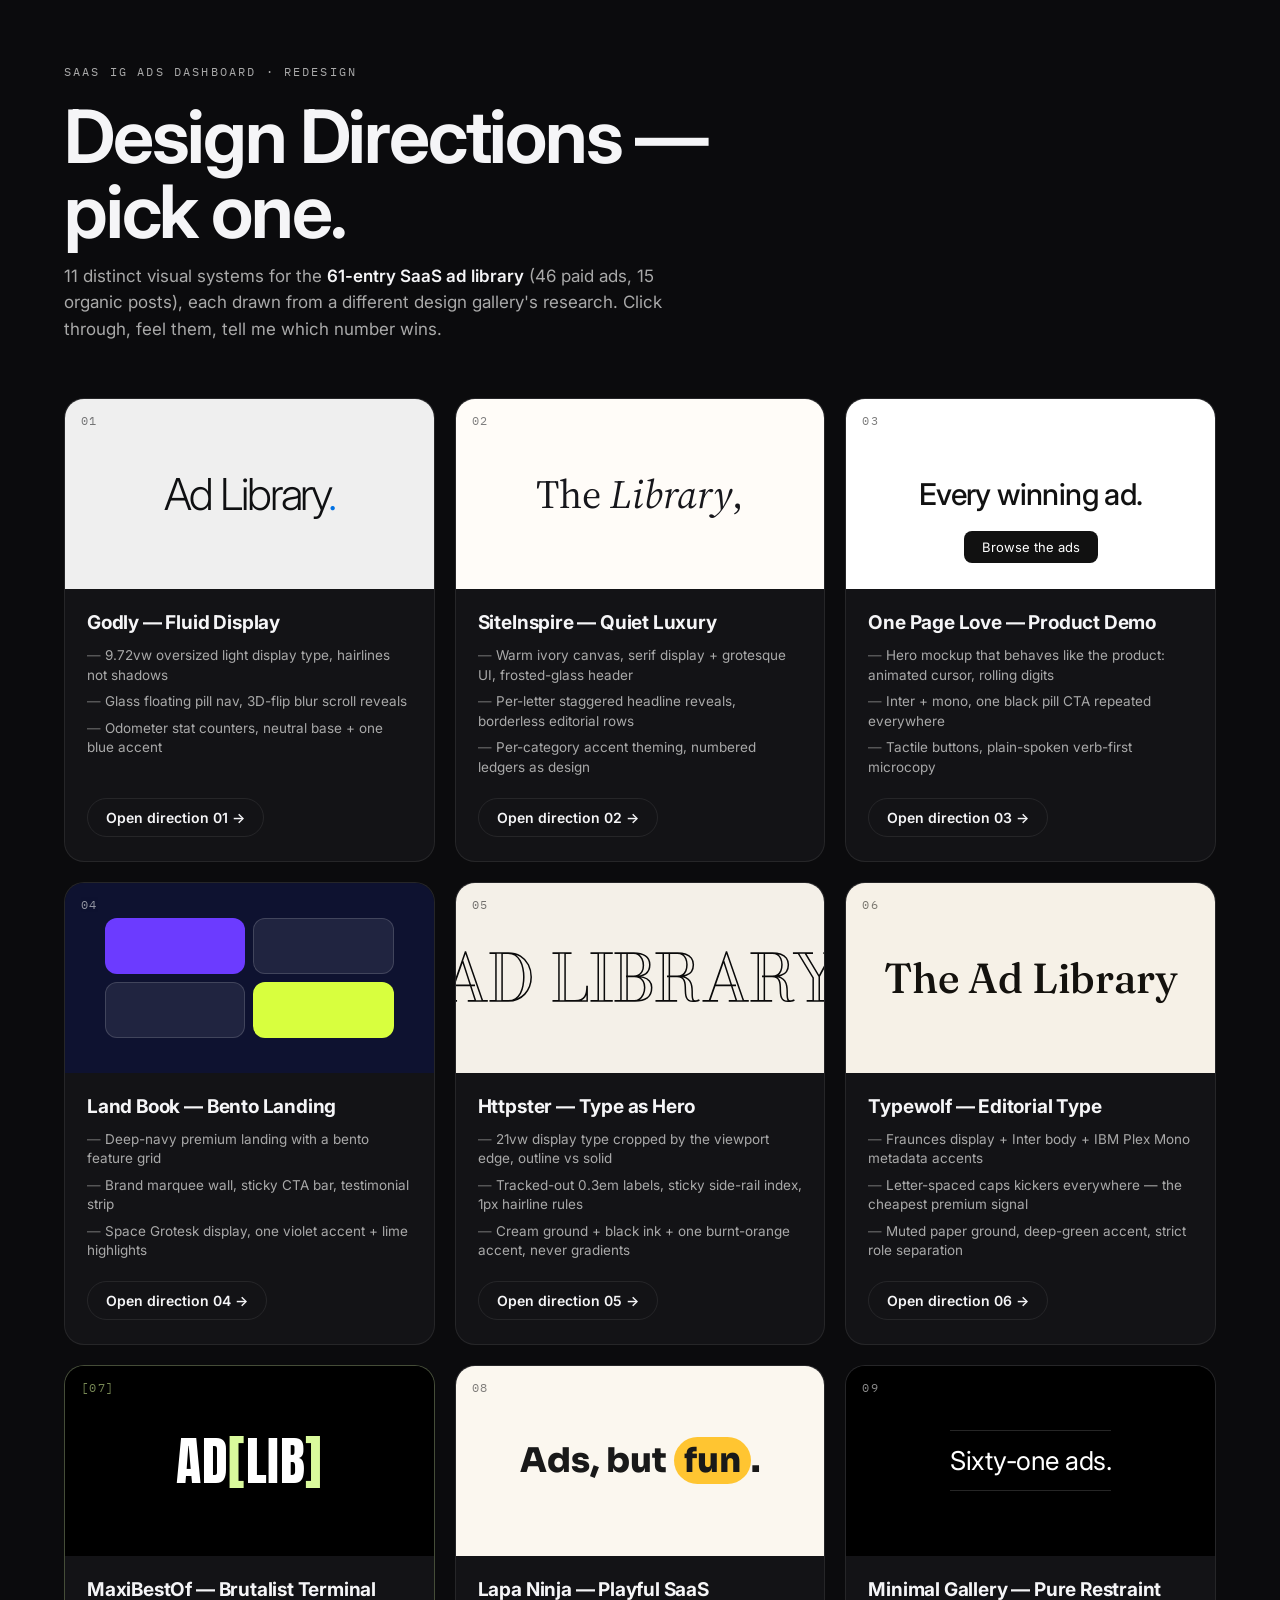
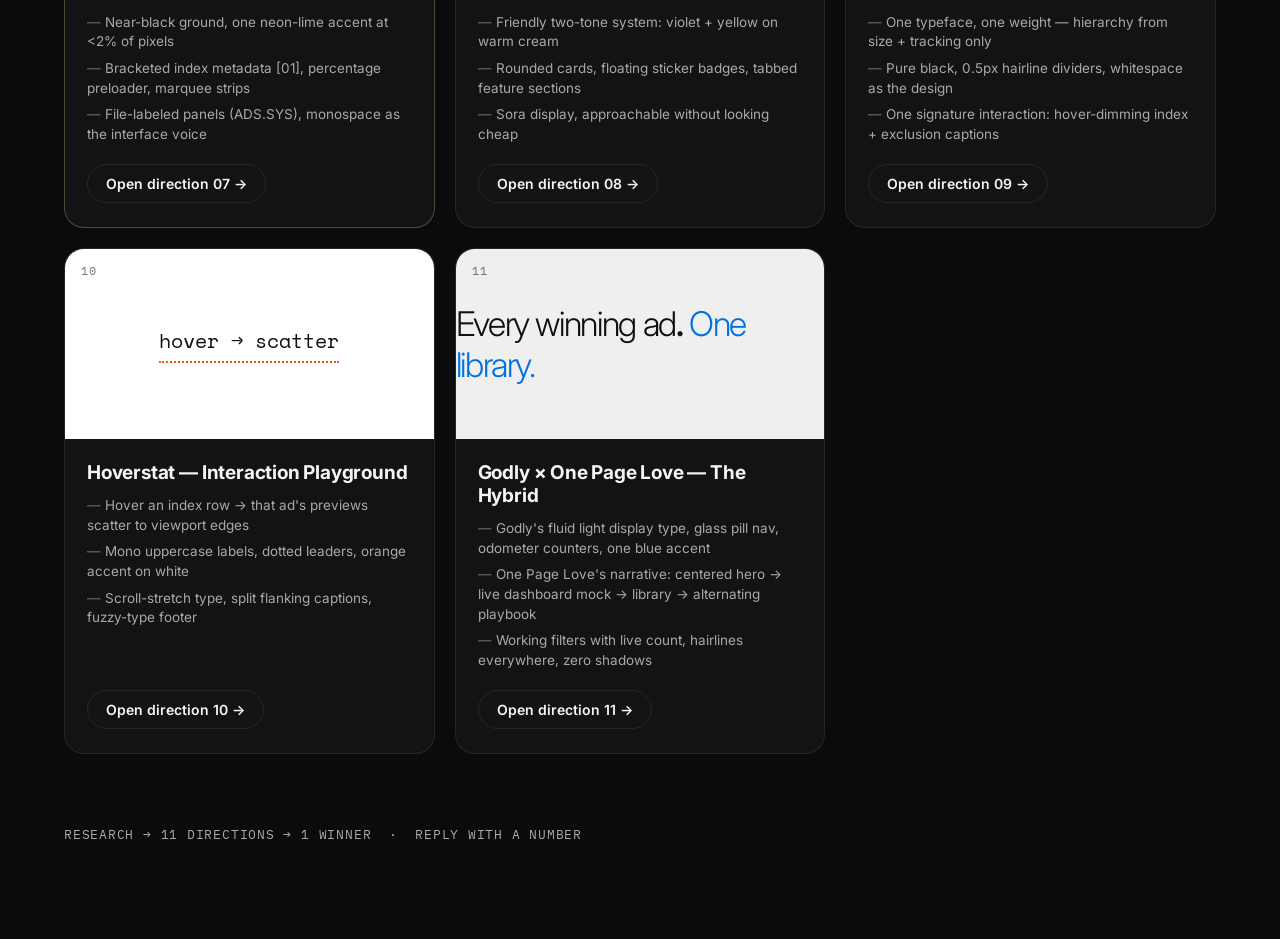
<file: designs/index.html>
<!DOCTYPE html>
<html lang="en">
<head>
<meta charset="UTF-8">
<meta name="viewport" content="width=device-width, initial-scale=1.0">
<title>Design Directions — pick one</title>
<link rel="preconnect" href="https://fonts.googleapis.com">
<link rel="preconnect" href="https://fonts.gstatic.com" crossorigin>
<link href="https://fonts.googleapis.com/css2?family=Fraunces:opsz,wght@9..144,300..700&family=Inter:wght@300..800&family=IBM+Plex+Mono:wght@400;500&family=Source+Serif+4:opsz,wght@8..60,400;8..60,600&family=Space+Mono:wght@400;700&family=JetBrains+Mono:wght@400;600&family=Anton&family=Sora:wght@400;700;800&family=Space+Grotesk:wght@400;600;700&family=Bodoni+Moda:opsz,wght@6..96,400..800&display=swap" rel="stylesheet">
<style>
*{margin:0;padding:0;box-sizing:border-box}
:root{--bg:#0B0B0D;--surface:#131316;--ink:#F5F5F7;--mut:#A9A9A9;--line:rgba(255,255,255,.08)}
body{background:var(--bg);color:var(--ink);font-family:Inter,system-ui,sans-serif;-webkit-font-smoothing:antialiased}
.wrap{max-width:1200px;margin:0 auto;padding:64px 24px 96px}
.kicker{font-family:"IBM Plex Mono",monospace;font-size:12px;letter-spacing:.18em;text-transform:uppercase;color:var(--mut);margin-bottom:20px}
h1{font-size:clamp(2.4rem,6vw,4.6rem);font-weight:650;letter-spacing:-.03em;line-height:1.02;margin-bottom:14px}
.sub{color:var(--mut);font-size:17px;max-width:640px;line-height:1.55;margin-bottom:56px}
.sub b{color:var(--ink);font-weight:600}
.grid{display:grid;grid-template-columns:repeat(auto-fill,minmax(340px,1fr));gap:20px}
.tile{background:var(--surface);border:1px solid var(--line);border-radius:20px;overflow:hidden;display:flex;flex-direction:column;transition:transform .3s cubic-bezier(.22,1,.36,1),border-color .3s}
.tile:hover{transform:translateY(-4px);border-color:rgba(255,255,255,.22)}
.preview{height:190px;display:flex;align-items:center;justify-content:center;overflow:hidden;position:relative}
.num{position:absolute;top:14px;left:16px;font-family:"IBM Plex Mono",monospace;font-size:12px;letter-spacing:.12em;opacity:.55}
.body{padding:22px 22px 24px;display:flex;flex-direction:column;gap:12px;flex:1}
.body h2{font-size:19px;letter-spacing:-.01em}
.body ul{list-style:none;display:flex;flex-direction:column;gap:7px;color:var(--mut);font-size:13.5px;line-height:1.45}
.body ul li::before{content:"— ";opacity:.6}
.pick{margin-top:auto;padding-top:8px}
.pick a{display:inline-flex;align-items:center;gap:8px;font-size:14px;font-weight:600;color:var(--ink);text-decoration:none;border:1px solid var(--line);padding:10px 18px;border-radius:100px;transition:background .25s,color .25s}
.pick a:hover{background:var(--ink);color:#0B0B0D}
.foot{margin-top:72px;color:var(--mut);font-size:13px;font-family:"IBM Plex Mono",monospace;letter-spacing:.06em}
</style>
</head>
<body>
<div class="wrap">
  <div class="kicker">SaaS IG Ads Dashboard · Redesign</div>
  <h1>Design Directions —<br>pick one.</h1>
  <p class="sub">11 distinct visual systems for the <b>61-entry SaaS ad library</b> (46 paid ads, 15 organic posts), each drawn from a different design gallery's research. Click through, feel them, tell me which number wins.</p>
  <div class="grid">

    <div class="tile">
      <div class="preview" style="background:#efefef"><span class="num" style="color:#0f1012">01</span>
        <span style="font-family:Inter;font-weight:300;font-size:44px;letter-spacing:-.05em;color:#0f1012">Ad Library<span style="color:#0071e3">.</span></span></div>
      <div class="body"><h2>Godly — Fluid Display</h2>
        <ul><li>9.72vw oversized light display type, hairlines not shadows</li><li>Glass floating pill nav, 3D-flip blur scroll reveals</li><li>Odometer stat counters, neutral base + one blue accent</li></ul>
        <div class="pick"><a href="godly.html">Open direction 01 →</a></div></div>
    </div>

    <div class="tile">
      <div class="preview" style="background:#FFFCF8"><span class="num" style="color:#17171C">02</span>
        <span style="font-family:'Source Serif 4',serif;font-size:40px;color:#17171C">The <em>Library</em>,</span></div>
      <div class="body"><h2>SiteInspire — Quiet Luxury</h2>
        <ul><li>Warm ivory canvas, serif display + grotesque UI, frosted-glass header</li><li>Per-letter staggered headline reveals, borderless editorial rows</li><li>Per-category accent theming, numbered ledgers as design</li></ul>
        <div class="pick"><a href="siteinspire.html">Open direction 02 →</a></div></div>
    </div>

    <div class="tile">
      <div class="preview" style="background:#fff"><span class="num" style="color:#111">03</span>
        <span style="font-family:Inter;font-weight:500;font-size:30px;letter-spacing:-.02em;color:#111">Every winning ad.</span>
        <span style="background:#111;color:#fff;font-family:Inter;font-size:13px;padding:8px 18px;border-radius:8px;position:absolute;bottom:26px">Browse the ads</span></div>
      <div class="body"><h2>One Page Love — Product Demo</h2>
        <ul><li>Hero mockup that behaves like the product: animated cursor, rolling digits</li><li>Inter + mono, one black pill CTA repeated everywhere</li><li>Tactile buttons, plain-spoken verb-first microcopy</li></ul>
        <div class="pick"><a href="one-page-love.html">Open direction 03 →</a></div></div>
    </div>

    <div class="tile">
      <div class="preview" style="background:#0E1230"><span class="num" style="color:#fff">04</span>
        <div style="display:grid;grid-template-columns:1fr 1fr;gap:8px;padding:0 40px;width:100%">
          <div style="background:#6C3BFF;border-radius:12px;height:56px"></div>
          <div style="background:rgba(255,255,255,.08);border:1px solid rgba(255,255,255,.15);border-radius:12px;height:56px"></div>
          <div style="background:rgba(255,255,255,.08);border:1px solid rgba(255,255,255,.15);border-radius:12px;height:56px"></div>
          <div style="background:#D8FF3E;border-radius:12px;height:56px"></div>
        </div></div>
      <div class="body"><h2>Land Book — Bento Landing</h2>
        <ul><li>Deep-navy premium landing with a bento feature grid</li><li>Brand marquee wall, sticky CTA bar, testimonial strip</li><li>Space Grotesk display, one violet accent + lime highlights</li></ul>
        <div class="pick"><a href="land-book.html">Open direction 04 →</a></div></div>
    </div>

    <div class="tile">
      <div class="preview" style="background:#F4F0E8;overflow:hidden"><span class="num" style="color:#0A0A0A">05</span>
        <span style="font-family:'Bodoni Moda',serif;font-size:64px;letter-spacing:.02em;color:transparent;-webkit-text-stroke:1.5px #0A0A0A;white-space:nowrap">AD LIBRARY</span></div>
      <div class="body"><h2>Httpster — Type as Hero</h2>
        <ul><li>21vw display type cropped by the viewport edge, outline vs solid</li><li>Tracked-out 0.3em labels, sticky side-rail index, 1px hairline rules</li><li>Cream ground + black ink + one burnt-orange accent, never gradients</li></ul>
        <div class="pick"><a href="httpster.html">Open direction 05 →</a></div></div>
    </div>

    <div class="tile">
      <div class="preview" style="background:#F6F1E7"><span class="num" style="color:#14120E">06</span>
        <span style="font-family:Fraunces,serif;font-weight:500;font-size:42px;color:#14120E">The Ad Library</span></div>
      <div class="body"><h2>Typewolf — Editorial Type</h2>
        <ul><li>Fraunces display + Inter body + IBM Plex Mono metadata accents</li><li>Letter-spaced caps kickers everywhere — the cheapest premium signal</li><li>Muted paper ground, deep-green accent, strict role separation</li></ul>
        <div class="pick"><a href="typewolf.html">Open direction 06 →</a></div></div>
    </div>

    <div class="tile" style="border-color:rgba(218,250,156,.25)">
      <div class="preview" style="background:#000"><span class="num" style="color:#DAFA9C">[07]</span>
        <span style="font-family:Anton,sans-serif;font-size:52px;color:#fff;letter-spacing:.01em">AD<span style="color:#DAFA9C">[</span>LIB<span style="color:#DAFA9C">]</span></span></div>
      <div class="body"><h2>MaxiBestOf — Brutalist Terminal</h2>
        <ul><li>Near-black ground, one neon-lime accent at &lt;2% of pixels</li><li>Bracketed index metadata [01], percentage preloader, marquee strips</li><li>File-labeled panels (ADS.SYS), monospace as the interface voice</li></ul>
        <div class="pick"><a href="maxibestof.html">Open direction 07 →</a></div></div>
    </div>

    <div class="tile">
      <div class="preview" style="background:#FBF7EF"><span class="num" style="color:#191919">08</span>
        <span style="font-family:Sora,sans-serif;font-weight:800;font-size:34px;color:#191919">Ads, but <span style="background:#FFC531;padding:2px 10px;border-radius:100px">fun</span>.</span></div>
      <div class="body"><h2>Lapa Ninja — Playful SaaS</h2>
        <ul><li>Friendly two-tone system: violet + yellow on warm cream</li><li>Rounded cards, floating sticker badges, tabbed feature sections</li><li>Sora display, approachable without looking cheap</li></ul>
        <div class="pick"><a href="lapa-ninja.html">Open direction 08 →</a></div></div>
    </div>

    <div class="tile">
      <div class="preview" style="background:#000"><span class="num" style="color:#fff">09</span>
        <span style="font-family:Inter;font-weight:400;font-size:26px;color:#fff;letter-spacing:-.02em;border-top:1px solid rgba(255,255,255,.15);border-bottom:1px solid rgba(255,255,255,.15);padding:14px 0">Sixty-one ads.</span></div>
      <div class="body"><h2>Minimal Gallery — Pure Restraint</h2>
        <ul><li>One typeface, one weight — hierarchy from size + tracking only</li><li>Pure black, 0.5px hairline dividers, whitespace as the design</li><li>One signature interaction: hover-dimming index + exclusion captions</li></ul>
        <div class="pick"><a href="minimal-gallery.html">Open direction 09 →</a></div></div>
    </div>

    <div class="tile">
      <div class="preview" style="background:#fff"><span class="num" style="color:#111">10</span>
        <span style="font-family:'Space Mono',monospace;font-size:20px;color:#111;border-bottom:2px dotted #f25c1a;padding-bottom:6px">hover → scatter</span></div>
      <div class="body"><h2>Hoverstat — Interaction Playground</h2>
        <ul><li>Hover an index row → that ad's previews scatter to viewport edges</li><li>Mono uppercase labels, dotted leaders, orange accent on white</li><li>Scroll-stretch type, split flanking captions, fuzzy-type footer</li></ul>
        <div class="pick"><a href="hoverstat.html">Open direction 10 →</a></div></div>
    </div>

    <div class="tile">
      <div class="preview" style="background:#efefef"><span class="num" style="color:#0f1012">11</span>
        <span style="font-family:Inter;font-weight:300;font-size:34px;letter-spacing:-.04em;color:#0f1012">Every winning ad<b style="font-weight:600">.</b><span style="color:#0071e3"> One library.</span></span></div>
      <div class="body"><h2>Godly × One Page Love — The Hybrid</h2>
        <ul><li>Godly's fluid light display type, glass pill nav, odometer counters, one blue accent</li><li>One Page Love's narrative: centered hero → live dashboard mock → library → alternating playbook</li><li>Working filters with live count, hairlines everywhere, zero shadows</li></ul>
        <div class="pick"><a href="godly-x-one-page-love.html">Open direction 11 →</a></div></div>
    </div>

  </div>
  <div class="foot">RESEARCH → 11 DIRECTIONS → 1 WINNER &nbsp;·&nbsp; REPLY WITH A NUMBER</div>
</div>
</body>
</html>
</file>
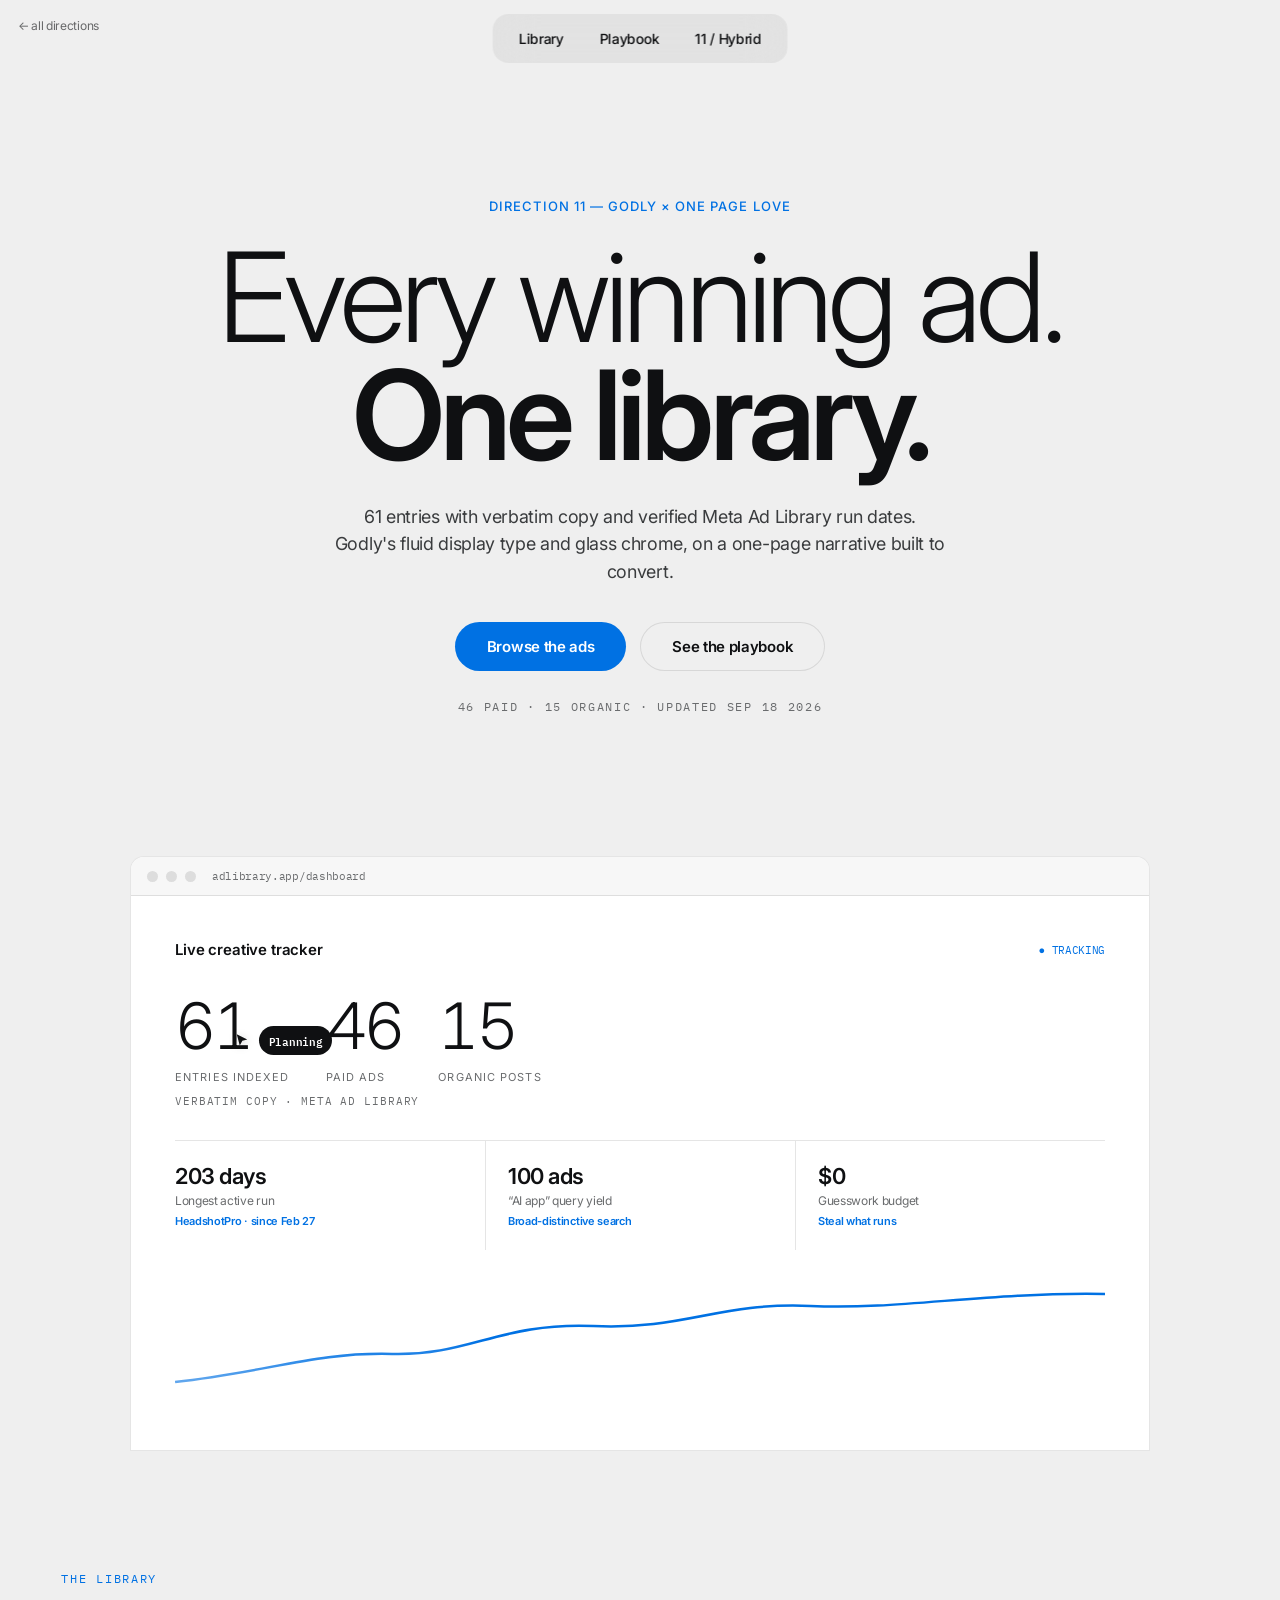
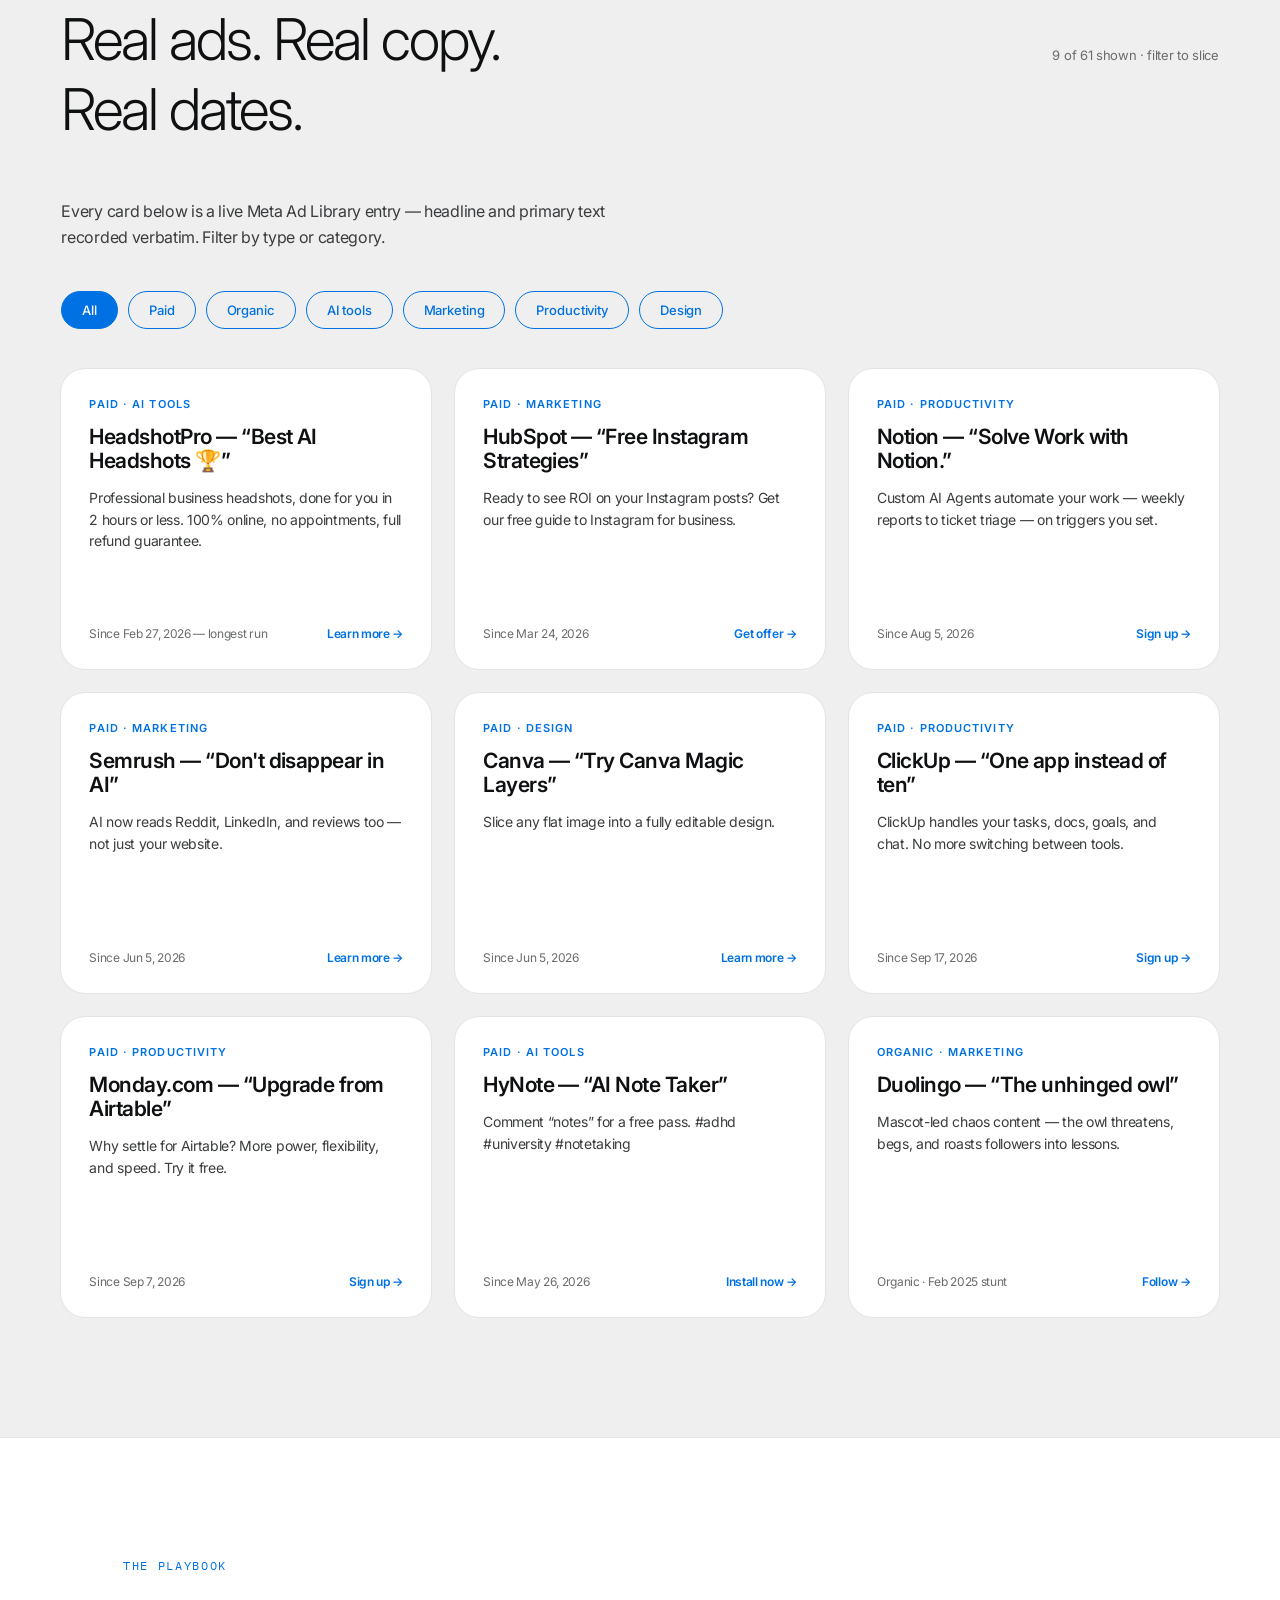
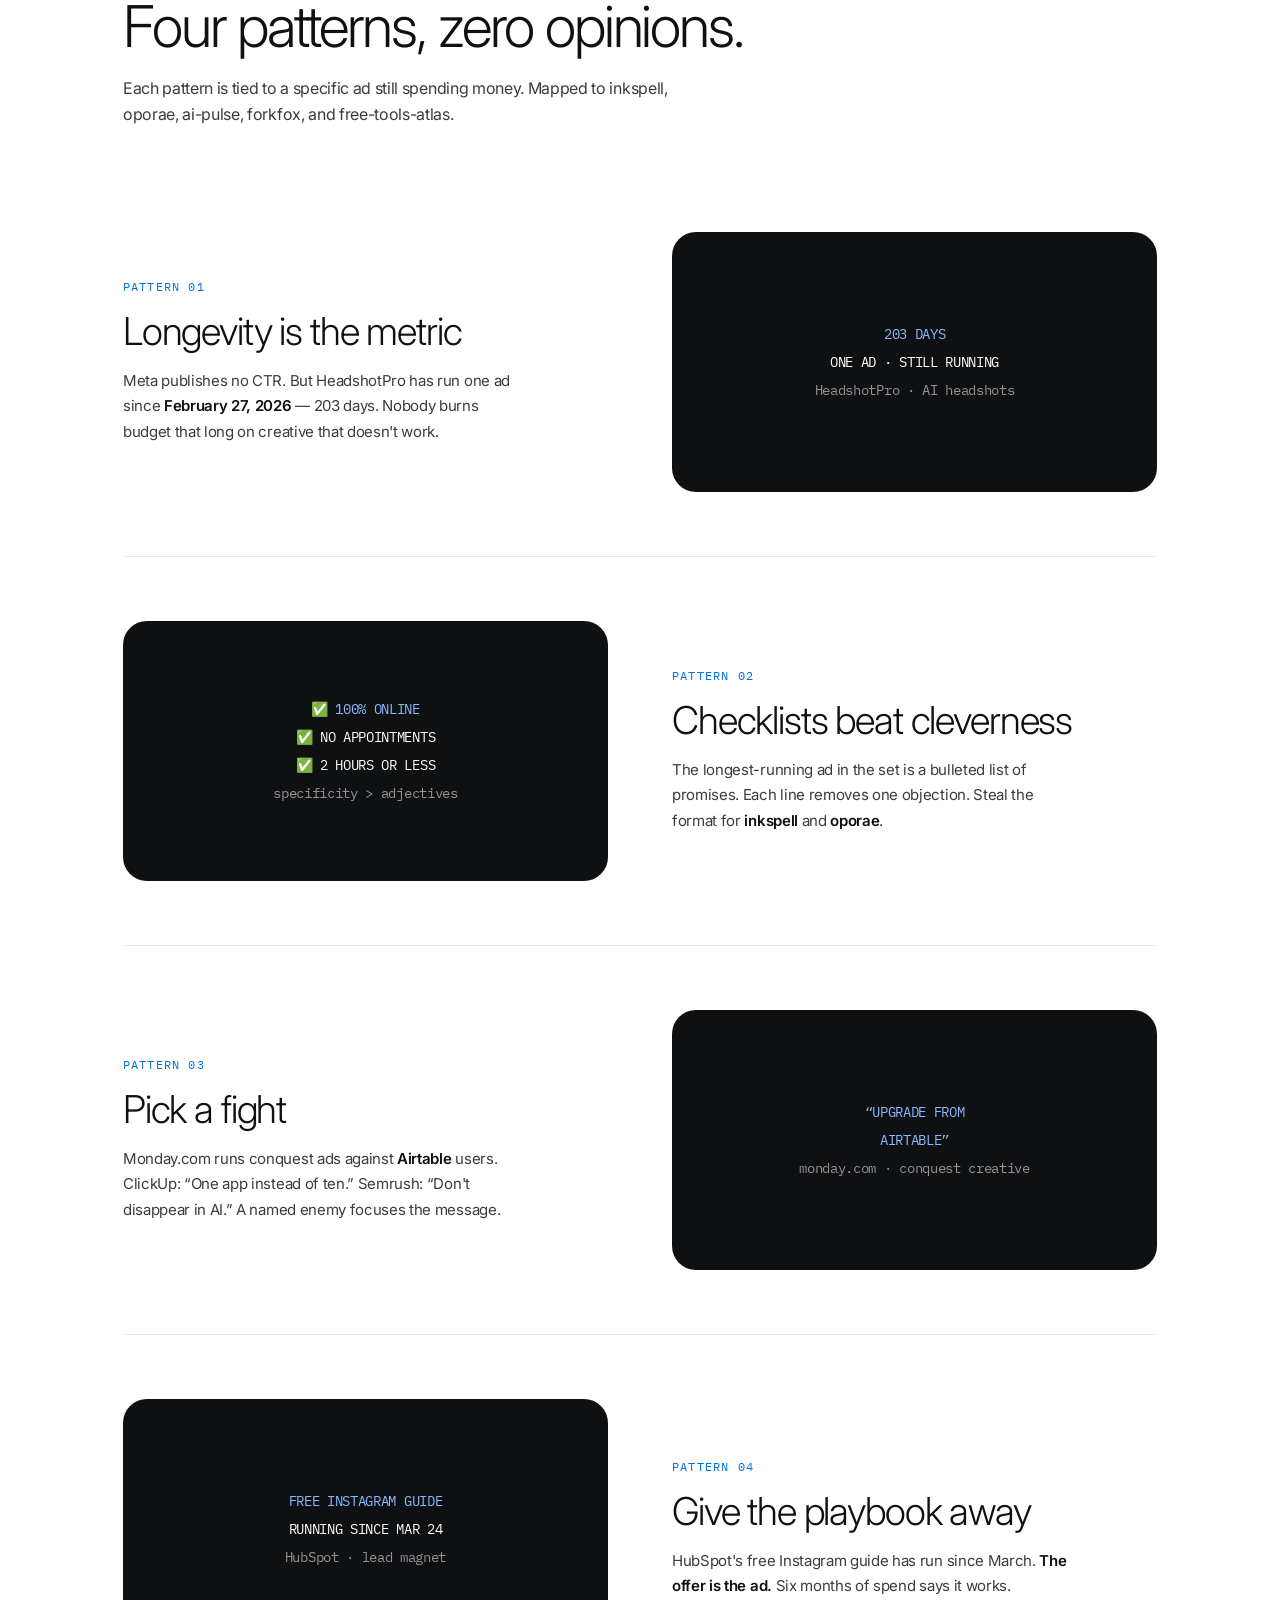
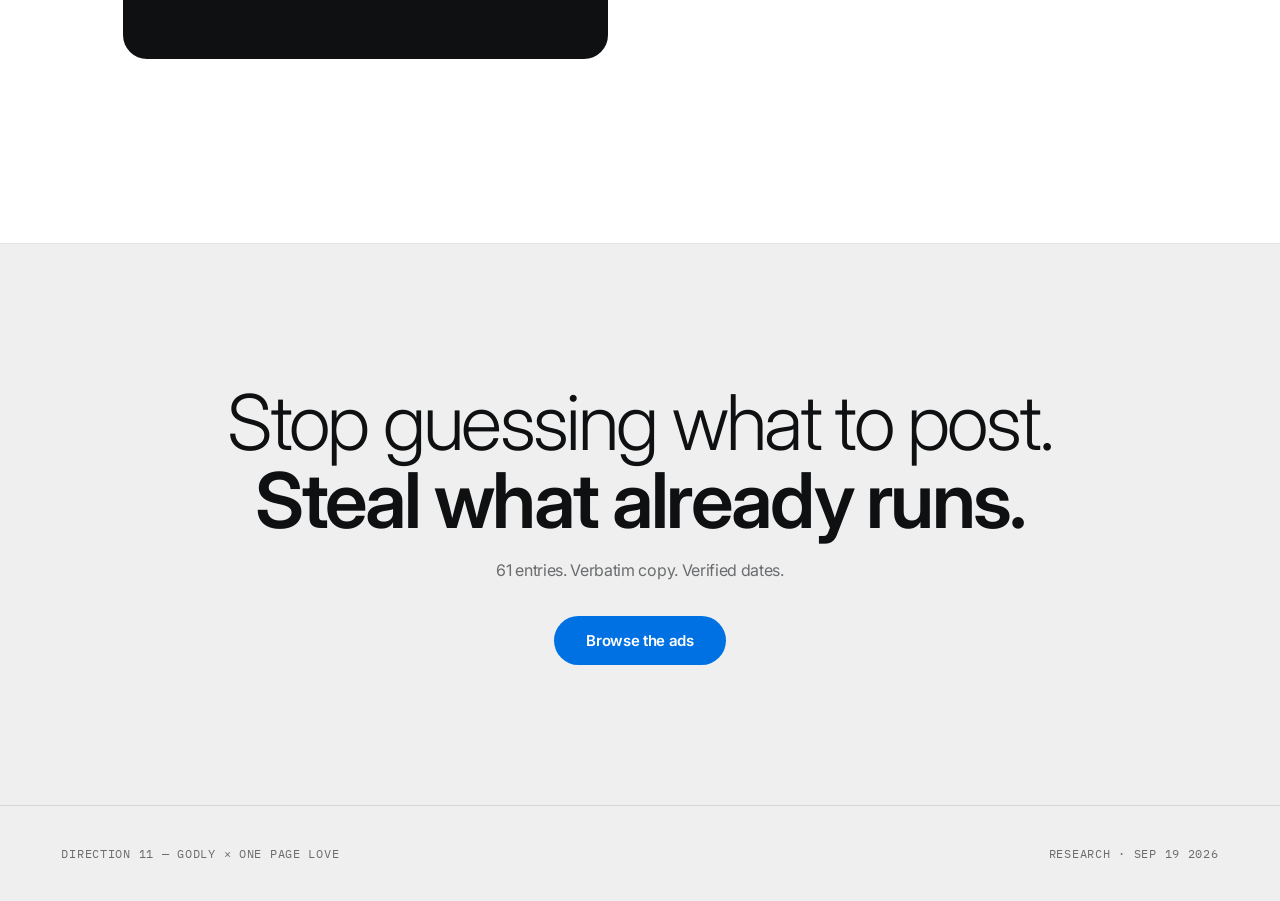
<file: designs/godly-x-one-page-love.html>
<!DOCTYPE html>
<html lang="en">
<head>
<meta charset="UTF-8">
<meta name="viewport" content="width=device-width, initial-scale=1.0">
<title>11 — Godly × One Page Love · The SaaS Ad Library</title>
<link rel="preconnect" href="https://fonts.googleapis.com">
<link rel="preconnect" href="https://fonts.gstatic.com" crossorigin>
<link href="https://fonts.googleapis.com/css2?family=Inter:wght@300;400;500;600;700&family=IBM+Plex+Mono:wght@400;500&display=swap" rel="stylesheet">
<style>
*{margin:0;padding:0;box-sizing:border-box}
:root{--blue:#0071e3;--ink:#0f1012;--bg:#efefef;--bg2:#f7f7f7;--mut:#6a6c6e;--line:rgba(0,0,0,.1);--ease:cubic-bezier(.77,0,.175,1)}
html{scroll-behavior:smooth}
body{background:var(--bg);color:var(--ink);font-family:Inter,system-ui,sans-serif;letter-spacing:-.02em;-webkit-font-smoothing:antialiased}
a.back{position:fixed;top:18px;left:18px;z-index:60;font-size:12px;color:var(--ink);text-decoration:none;opacity:.6}
/* Godly glass pill nav */
nav.pill{position:fixed;top:14px;left:50%;transform:translateX(-50%);z-index:50;display:flex;gap:4px;align-items:center;background:hsla(0,0%,47%,.1);backdrop-filter:blur(20px);-webkit-backdrop-filter:blur(20px);border-radius:1rem;padding:8px 10px}
nav.pill a{font-size:14px;font-weight:500;color:var(--ink);text-decoration:none;padding:8px 16px;border-radius:.7rem;transition:opacity .25s}
nav.pill:hover a{opacity:.3}
nav.pill a:hover{opacity:1!important}
/* OPL centered hero, Godly fluid type */
.hero{min-height:88vh;display:flex;flex-direction:column;justify-content:center;align-items:center;text-align:center;padding:120px 24px 0;max-width:1200px;margin:0 auto}
.eyebrow{font-size:13px;font-weight:500;letter-spacing:.08em;text-transform:uppercase;color:var(--blue);margin-bottom:24px}
.hero h1{font-size:clamp(3rem,9.72vw,9.72vw);font-weight:300;letter-spacing:-.04em;line-height:.95;text-wrap:balance}
.hero h1 b{font-weight:600}
.hero .sub{font-size:clamp(16px,1.4vw,20px);color:#3a3c3e;max-width:56ch;line-height:1.55;margin-top:28px}
.hero .cta-row{margin-top:36px;display:flex;gap:14px;justify-content:center;flex-wrap:wrap}
.btn{background:var(--blue);color:#fff;font-size:15px;font-weight:600;padding:15px 32px;border-radius:100px;border:none;cursor:pointer;text-decoration:none;display:inline-block;transition:transform .25s var(--ease)}
.btn:hover{transform:scale(1.03)}
.btn.ghost{background:transparent;color:var(--ink);box-shadow:inset 0 0 0 1px var(--line)}
.hero .micro{font-family:"IBM Plex Mono",monospace;font-size:12px;letter-spacing:.14em;color:var(--mut);margin-top:28px}
/* OPL browser mock, Godly hairline styling + odometer counters */
.mock{max-width:1020px;margin:64px auto 0;border:1px solid var(--line);border-radius:14px 14px 0 0;overflow:hidden;background:#fff;position:relative}
.mock .chrome{display:flex;gap:8px;padding:12px 16px;border-bottom:1px solid var(--line);background:var(--bg2);align-items:center}
.mock .chrome i{width:11px;height:11px;border-radius:50%;background:#ddd;display:block}
.mock .chrome span{font-family:"IBM Plex Mono",monospace;font-size:11px;color:var(--mut);margin-left:8px}
.mock .mbody{padding:44px;position:relative;min-height:380px}
.mock .mbody::after{content:"";position:absolute;inset:auto 0 0 0;height:110px;background:linear-gradient(transparent,#fff)}
.dash-top{display:flex;justify-content:space-between;align-items:center;margin-bottom:28px}
.dash-top h4{font-size:15px;font-weight:600;letter-spacing:-.01em}
.dash-top .live{font-family:"IBM Plex Mono",monospace;font-size:11px;color:var(--blue)}
.odometers{display:flex;gap:36px;margin-bottom:10px;flex-wrap:wrap}
.odo .n{font-size:clamp(2.6rem,5vw,4.2rem);font-weight:300;letter-spacing:-.04em;font-variant-numeric:tabular-nums;display:inline-block}
.odo .l{font-size:11px;letter-spacing:.1em;text-transform:uppercase;color:var(--mut);margin-top:6px}
.dash-label{font-family:"IBM Plex Mono",monospace;font-size:11px;color:var(--mut);letter-spacing:.08em;margin-bottom:32px}
.statcards{display:grid;grid-template-columns:repeat(3,1fr);gap:0;border-top:1px solid var(--line);margin-bottom:32px}
.scard{padding:22px 22px 22px 0;border-left:1px solid var(--line);padding-left:22px}
.scard:first-child{border-left:none;padding-left:0}
.scard .v{font-size:22px;font-weight:600;letter-spacing:-.02em}
.scard .k{font-size:12px;color:var(--mut);margin-top:4px}
.scard .d{font-size:11px;font-weight:600;margin-top:6px;color:var(--blue)}
.chart{height:120px;width:100%}
.chart path{stroke:var(--blue);stroke-width:2.5;fill:none;stroke-dasharray:1200;stroke-dashoffset:1200;animation:draw 2.2s var(--ease) 1s forwards}
@keyframes draw{to{stroke-dashoffset:0}}
.cursor-chip{position:absolute;top:130px;left:10%;display:flex;align-items:center;gap:8px;animation:glide 9s ease-in-out infinite;z-index:5}
.cursor-chip svg{filter:drop-shadow(0 2px 4px rgba(0,0,0,.25))}
.cursor-chip span{background:var(--ink);color:#fff;font-size:11px;font-weight:600;padding:5px 10px;border-radius:20px;font-family:"IBM Plex Mono",monospace}
@keyframes glide{0%,100%{transform:translate(0,0)}25%{transform:translate(280px,60px)}50%{transform:translate(480px,-30px)}75%{transform:translate(180px,120px)}}
/* OPL section structure */
section{padding:120px 4.8vw;max-width:1280px;margin:0 auto}
.sec-label{font-family:"IBM Plex Mono",monospace;font-size:12px;letter-spacing:.14em;text-transform:uppercase;color:var(--blue);margin-bottom:18px}
h2.sec{font-size:clamp(2rem,4.5vw,3.6rem);font-weight:300;letter-spacing:-.035em;margin-bottom:14px;text-wrap:balance}
.sec-sub{font-size:16px;color:#3a3c3e;max-width:60ch;line-height:1.65;margin-bottom:40px}
.sec-head{display:flex;align-items:baseline;justify-content:space-between;margin-bottom:40px;flex-wrap:wrap;gap:12px}
.sec-head span{font-size:13px;color:var(--mut)}
/* Godly filter pills */
.filters{display:flex;gap:10px;flex-wrap:wrap;margin-bottom:40px}
.filters button{font-family:inherit;font-size:13px;font-weight:500;letter-spacing:-.01em;padding:10px 20px;border-radius:5.4rem;border:.72px solid var(--blue);background:transparent;color:var(--blue);cursor:pointer;transition:all .3s}
.filters button.on,.filters button:hover{background:var(--blue);color:#fff}
/* Godly cards in OPL grid */
.cards{display:grid;grid-template-columns:repeat(3,1fr);gap:24px}
.card{background:#fff;box-shadow:0 0 0 1px rgba(0,0,0,.05);border-radius:24px;padding:28px;min-height:300px;display:flex;flex-direction:column;gap:14px;transition:transform .5s var(--ease)}
.card:hover{transform:translateY(-6px)}
.card .meta{font-size:11px;font-weight:600;letter-spacing:.1em;text-transform:uppercase;color:var(--blue)}
.card h3{font-size:21px;font-weight:600;letter-spacing:-.025em;line-height:1.15}
.card .copy{font-size:14px;line-height:1.55;color:#3a3c3e}
.card .foot{margin-top:auto;display:flex;gap:14px;justify-content:space-between;align-items:center;font-size:12px;color:var(--mut)}
.card .cta{font-size:12px;font-weight:600;color:var(--blue);white-space:nowrap}
/* OPL alternating playbook rows, Godly tint treatment */
section.tint{background:#fff;border-top:1px solid var(--line);border-bottom:1px solid var(--line);max-width:none}
.tint-inner{max-width:1280px;margin:0 auto;padding:0 4.8vw}
.prow{display:grid;grid-template-columns:1fr 1fr;gap:64px;align-items:center;padding:64px 0;min-height:340px}
.prow+.prow{border-top:1px solid var(--line)}
.pnum{font-family:"IBM Plex Mono",monospace;font-size:12px;color:var(--blue);letter-spacing:.1em;margin-bottom:14px;display:block}
.prow h3{font-size:clamp(1.6rem,3vw,2.4rem);font-weight:300;letter-spacing:-.03em;margin-bottom:14px}
.prow p{font-size:15px;color:#3a3c3e;line-height:1.7;max-width:44ch}
.prow p b{color:var(--ink);font-weight:600}
.pviz{background:var(--ink);color:#fff;border-radius:24px;min-height:260px;display:flex;align-items:center;justify-content:center;font-family:"IBM Plex Mono",monospace;font-size:14px;padding:36px;text-align:center;line-height:2}
.pviz .acc{color:#8ab8ff}
/* final CTA */
.final{text-align:center;padding:140px 24px;max-width:900px;margin:0 auto}
.final h2{font-size:clamp(2.4rem,6vw,4.8rem);font-weight:300;letter-spacing:-.035em;line-height:1.02;margin-bottom:20px;text-wrap:balance}
.final h2 b{font-weight:600}
.final p{color:var(--mut);margin-bottom:36px;font-size:16px}
footer{border-top:1px solid var(--line);padding:40px 4.8vw;display:flex;justify-content:space-between;font-size:12px;color:var(--mut);font-family:"IBM Plex Mono",monospace;letter-spacing:.06em}
.rv{opacity:0;transform:translateY(40px);transition:opacity .7s var(--ease),transform .7s var(--ease)}
.rv.in{opacity:1;transform:none}
@media(max-width:900px){.cards{grid-template-columns:1fr}.prow{grid-template-columns:1fr;gap:28px}.statcards{grid-template-columns:1fr}.scard{border-left:none;border-top:1px solid var(--line);padding:18px 0}.scard:first-child{border-top:none}.cursor-chip{display:none}}
</style>
</head>
<body>
<a class="back" href="index.html">← all directions</a>
<nav class="pill"><a href="#library">Library</a><a href="#playbook">Playbook</a><a href="index.html">11 / Hybrid</a></nav>

<header class="hero">
  <div class="eyebrow rv">Direction 11 — Godly × One Page Love</div>
  <h1 class="rv">Every winning ad.<br><b>One library.</b></h1>
  <p class="sub rv">61 entries with verbatim copy and verified Meta Ad Library run dates. Godly's fluid display type and glass chrome, on a one-page narrative built to convert.</p>
  <div class="cta-row rv"><a class="btn" href="#library">Browse the ads</a><a class="btn ghost" href="#playbook">See the playbook</a></div>
  <div class="micro rv">46 PAID · 15 ORGANIC · UPDATED SEP 18 2026</div>
</header>

<div class="mock rv" aria-hidden="true">
  <div class="chrome"><i></i><i></i><i></i><span>adlibrary.app/dashboard</span></div>
  <div class="mbody">
    <div class="cursor-chip"><svg width="18" height="18" viewBox="0 0 24 24" fill="#0f1012"><path d="M5 3l14 7-6.5 1.5L9 18z"/></svg><span>Planning</span></div>
    <div class="dash-top"><h4>Live creative tracker</h4><span class="live">● TRACKING</span></div>
    <div class="odometers">
      <div class="odo"><span class="n" data-count="61">0</span><div class="l">Entries indexed</div></div>
      <div class="odo"><span class="n" data-count="46">0</span><div class="l">Paid ads</div></div>
      <div class="odo"><span class="n" data-count="15">0</span><div class="l">Organic posts</div></div>
    </div>
    <div class="dash-label">VERBATIM COPY · META AD LIBRARY</div>
    <div class="statcards">
      <div class="scard"><div class="v">203 days</div><div class="k">Longest active run</div><div class="d">HeadshotPro · since Feb 27</div></div>
      <div class="scard"><div class="v">100 ads</div><div class="k">“AI app” query yield</div><div class="d">Broad-distinctive search</div></div>
      <div class="scard"><div class="v">$0</div><div class="k">Guesswork budget</div><div class="d">Steal what runs</div></div>
    </div>
    <svg class="chart" viewBox="0 0 600 120" preserveAspectRatio="none"><path d="M0,100 C60,90 90,70 140,72 C190,74 210,40 270,44 C330,48 350,20 410,24 C470,28 520,10 600,12"/></svg>
  </div>
</div>

<section id="library">
  <div class="sec-label rv">The library</div>
  <div class="sec-head rv"><h2 class="sec">Real ads. Real copy.<br>Real dates.</h2><span id="countlabel">9 of 61 shown · filter to slice</span></div>
  <p class="sec-sub rv">Every card below is a live Meta Ad Library entry — headline and primary text recorded verbatim. Filter by type or category.</p>
  <div class="filters rv" id="filters">
    <button class="on" data-f="all">All</button><button data-f="paid">Paid</button><button data-f="organic">Organic</button>
    <button data-f="AI tools">AI tools</button><button data-f="marketing">Marketing</button><button data-f="productivity">Productivity</button><button data-f="design">Design</button>
  </div>
  <div class="cards" id="cards"></div>
</section>

<section class="tint" id="playbook"><div class="tint-inner">
  <div class="sec-label rv">The playbook</div>
  <h2 class="sec rv">Four patterns, zero opinions.</h2>
  <p class="sec-sub rv">Each pattern is tied to a specific ad still spending money. Mapped to inkspell, oporae, ai-pulse, forkfox, and free-tools-atlas.</p>
  <div class="prow rv"><div><span class="pnum">PATTERN 01</span><h3>Longevity is the metric</h3><p>Meta publishes no CTR. But HeadshotPro has run one ad since <b>February 27, 2026</b> — 203 days. Nobody burns budget that long on creative that doesn't work.</p></div><div class="pviz"><span><span class="acc">203 DAYS</span><br>ONE AD · STILL RUNNING<br><span style="opacity:.55">HeadshotPro · AI headshots</span></span></div></div>
  <div class="prow rv"><div class="pviz"><span><span class="acc">✅ 100% ONLINE</span><br>✅ NO APPOINTMENTS<br>✅ 2 HOURS OR LESS<br><span style="opacity:.55">specificity &gt; adjectives</span></span></div><div><span class="pnum">PATTERN 02</span><h3>Checklists beat cleverness</h3><p>The longest-running ad in the set is a bulleted list of promises. Each line removes one objection. Steal the format for <b>inkspell</b> and <b>oporae</b>.</p></div></div>
  <div class="prow rv"><div><span class="pnum">PATTERN 03</span><h3>Pick a fight</h3><p>Monday.com runs conquest ads against <b>Airtable</b> users. ClickUp: “One app instead of ten.” Semrush: “Don't disappear in AI.” A named enemy focuses the message.</p></div><div class="pviz"><span><span class="acc">“UPGRADE FROM</span><br><span class="acc">AIRTABLE”</span><br><span style="opacity:.55">monday.com · conquest creative</span></span></div></div>
  <div class="prow rv"><div class="pviz"><span><span class="acc">FREE INSTAGRAM GUIDE</span><br>RUNNING SINCE MAR 24<br><span style="opacity:.55">HubSpot · lead magnet</span></span></div><div><span class="pnum">PATTERN 04</span><h3>Give the playbook away</h3><p>HubSpot's free Instagram guide has run since March. <b>The offer is the ad.</b> Six months of spend says it works.</p></div></div>
</div></section>

<div class="final">
  <h2 class="rv">Stop guessing what to post.<br><b>Steal what already runs.</b></h2>
  <p class="rv">61 entries. Verbatim copy. Verified dates.</p>
  <div class="cta-row rv"><a class="btn" href="#library">Browse the ads</a></div>
</div>

<footer><span>DIRECTION 11 — GODLY × ONE PAGE LOVE</span><span>RESEARCH · SEP 19 2026</span></footer>

<script>
const ADS=[
{b:"HeadshotPro",t:"paid",c:"AI tools",h:"Best AI Headshots 🏆",x:"Professional business headshots, done for you in 2 hours or less. 100% online, no appointments, full refund guarantee.",cta:"Learn more",r:"Since Feb 27, 2026 — longest run"},
{b:"HubSpot",t:"paid",c:"marketing",h:"Free Instagram Strategies",x:"Ready to see ROI on your Instagram posts? Get our free guide to Instagram for business.",cta:"Get offer",r:"Since Mar 24, 2026"},
{b:"Notion",t:"paid",c:"productivity",h:"Solve Work with Notion.",x:"Custom AI Agents automate your work — weekly reports to ticket triage — on triggers you set.",cta:"Sign up",r:"Since Aug 5, 2026"},
{b:"Semrush",t:"paid",c:"marketing",h:"Don't disappear in AI",x:"AI now reads Reddit, LinkedIn, and reviews too — not just your website.",cta:"Learn more",r:"Since Jun 5, 2026"},
{b:"Canva",t:"paid",c:"design",h:"Try Canva Magic Layers",x:"Slice any flat image into a fully editable design.",cta:"Learn more",r:"Since Jun 5, 2026"},
{b:"ClickUp",t:"paid",c:"productivity",h:"One app instead of ten",x:"ClickUp handles your tasks, docs, goals, and chat. No more switching between tools.",cta:"Sign up",r:"Since Sep 17, 2026"},
{b:"Monday.com",t:"paid",c:"productivity",h:"Upgrade from Airtable",x:"Why settle for Airtable? More power, flexibility, and speed. Try it free.",cta:"Sign up",r:"Since Sep 7, 2026"},
{b:"HyNote",t:"paid",c:"AI tools",h:"AI Note Taker",x:"Comment “notes” for a free pass. #adhd #university #notetaking",cta:"Install now",r:"Since May 26, 2026"},
{b:"Duolingo",t:"organic",c:"marketing",h:"The unhinged owl",x:"Mascot-led chaos content — the owl threatens, begs, and roasts followers into lessons.",cta:"Follow",r:"Organic · Feb 2025 stunt"}
];
const grid=document.getElementById('cards');
ADS.forEach(a=>{
  const d=document.createElement('div');d.className='card rv';d.dataset.t=a.t;d.dataset.c=a.c;
  d.innerHTML=`<div class="meta">${a.t} · ${a.c}</div><h3>${a.b} — “${a.h}”</h3><p class="copy">${a.x}</p><div class="foot"><span>${a.r}</span><span class="cta">${a.cta} →</span></div>`;
  grid.appendChild(d);
});
document.getElementById('filters').addEventListener('click',e=>{
  if(e.target.tagName!=='BUTTON')return;
  document.querySelectorAll('#filters button').forEach(b=>b.classList.remove('on'));
  e.target.classList.add('on');
  const f=e.target.dataset.f;let n=0;
  document.querySelectorAll('.card').forEach(c=>{
    const show=(f==='all'||c.dataset.t===f||c.dataset.c===f);
    c.style.display=show?'flex':'none';if(show)n++;
  });
  document.getElementById('countlabel').textContent=n+' of 61 shown · filter to slice';
});
/* odometer counters */
const cio=new IntersectionObserver(es=>es.forEach(e=>{
  if(!e.isIntersecting)return;cio.unobserve(e.target);
  const end=+e.target.dataset.count,t0=performance.now();
  (function tick(t){const p=Math.min((t-t0)/1200,1);e.target.textContent=Math.round(end*(1-Math.pow(1-p,3)));if(p<1)requestAnimationFrame(tick)})(t0);
}),{threshold:.5});
document.querySelectorAll('.n[data-count]').forEach(n=>cio.observe(n));
/* reveals */
const io=new IntersectionObserver(es=>es.forEach(e=>{if(e.isIntersecting){e.target.classList.add('in');io.unobserve(e.target)}}),{threshold:.1});
document.querySelectorAll('.rv').forEach(el=>io.observe(el));
</script>
</body>
</html>
</file>
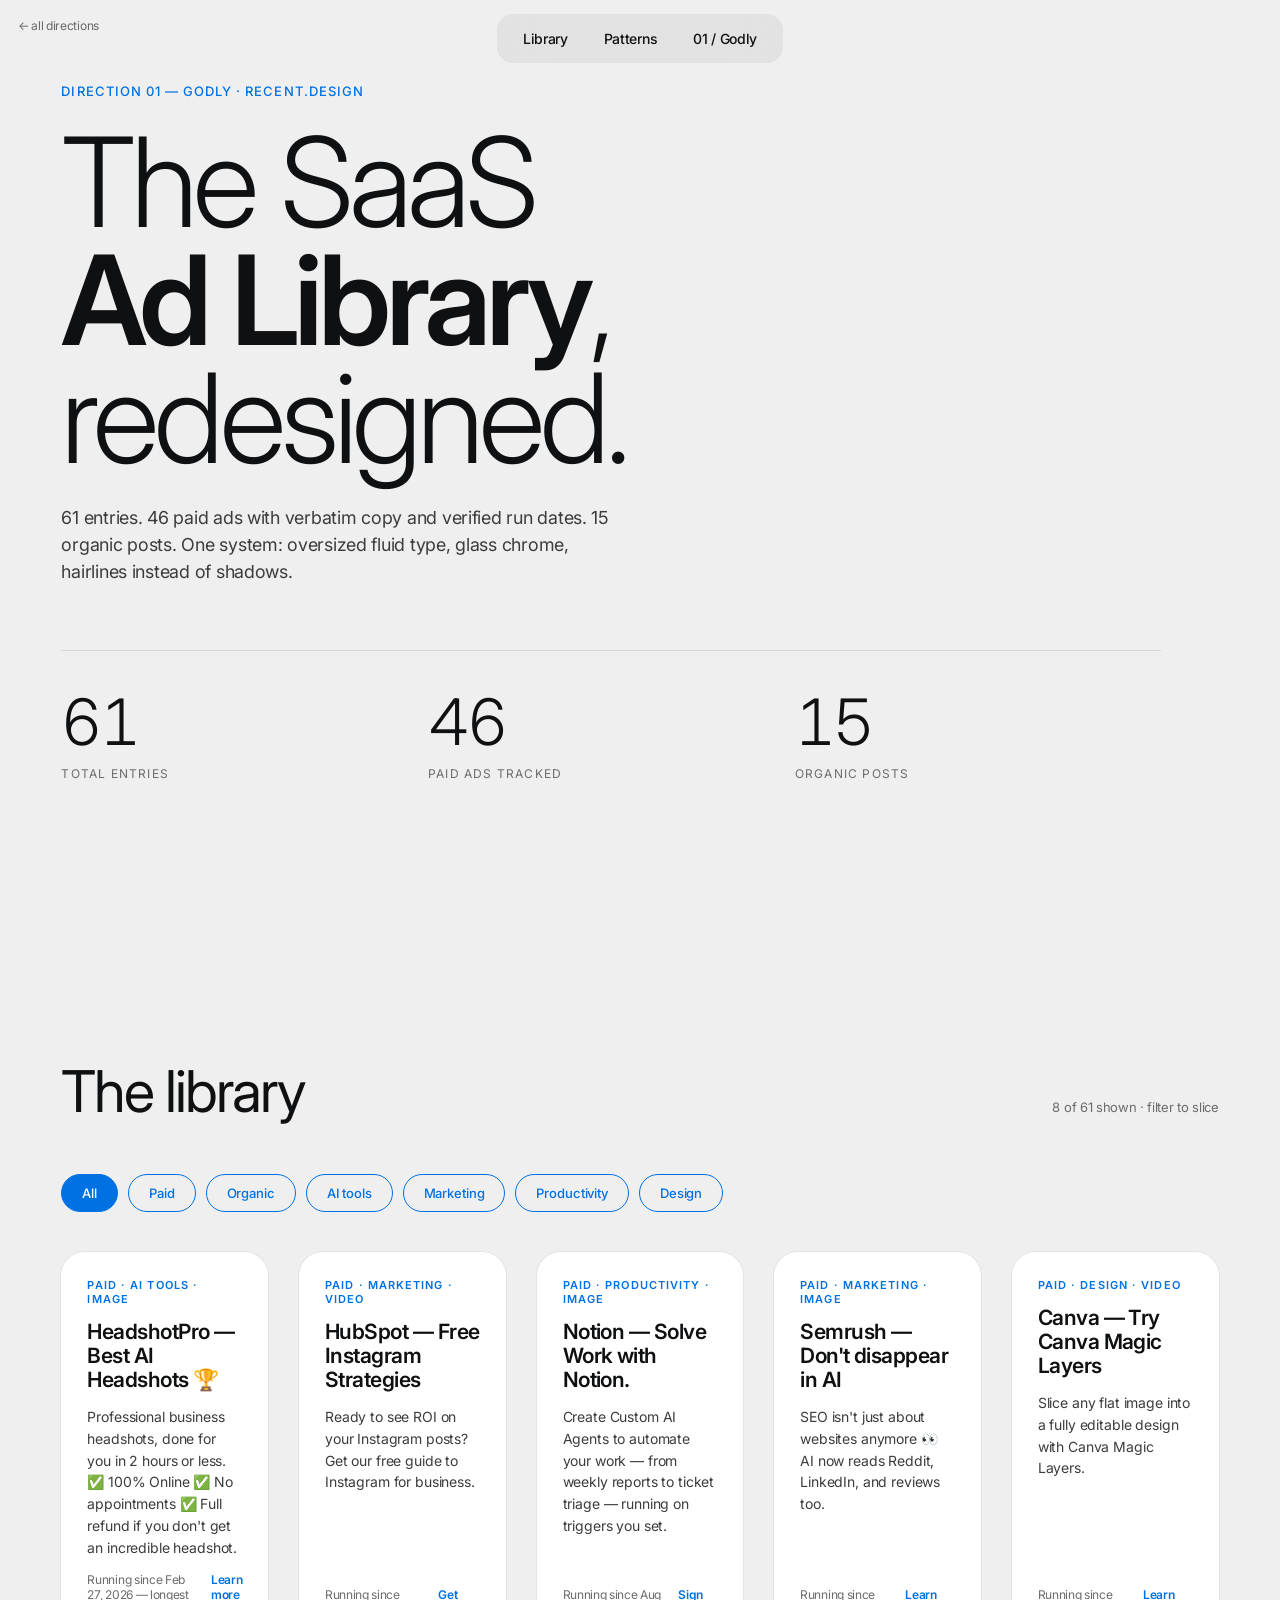
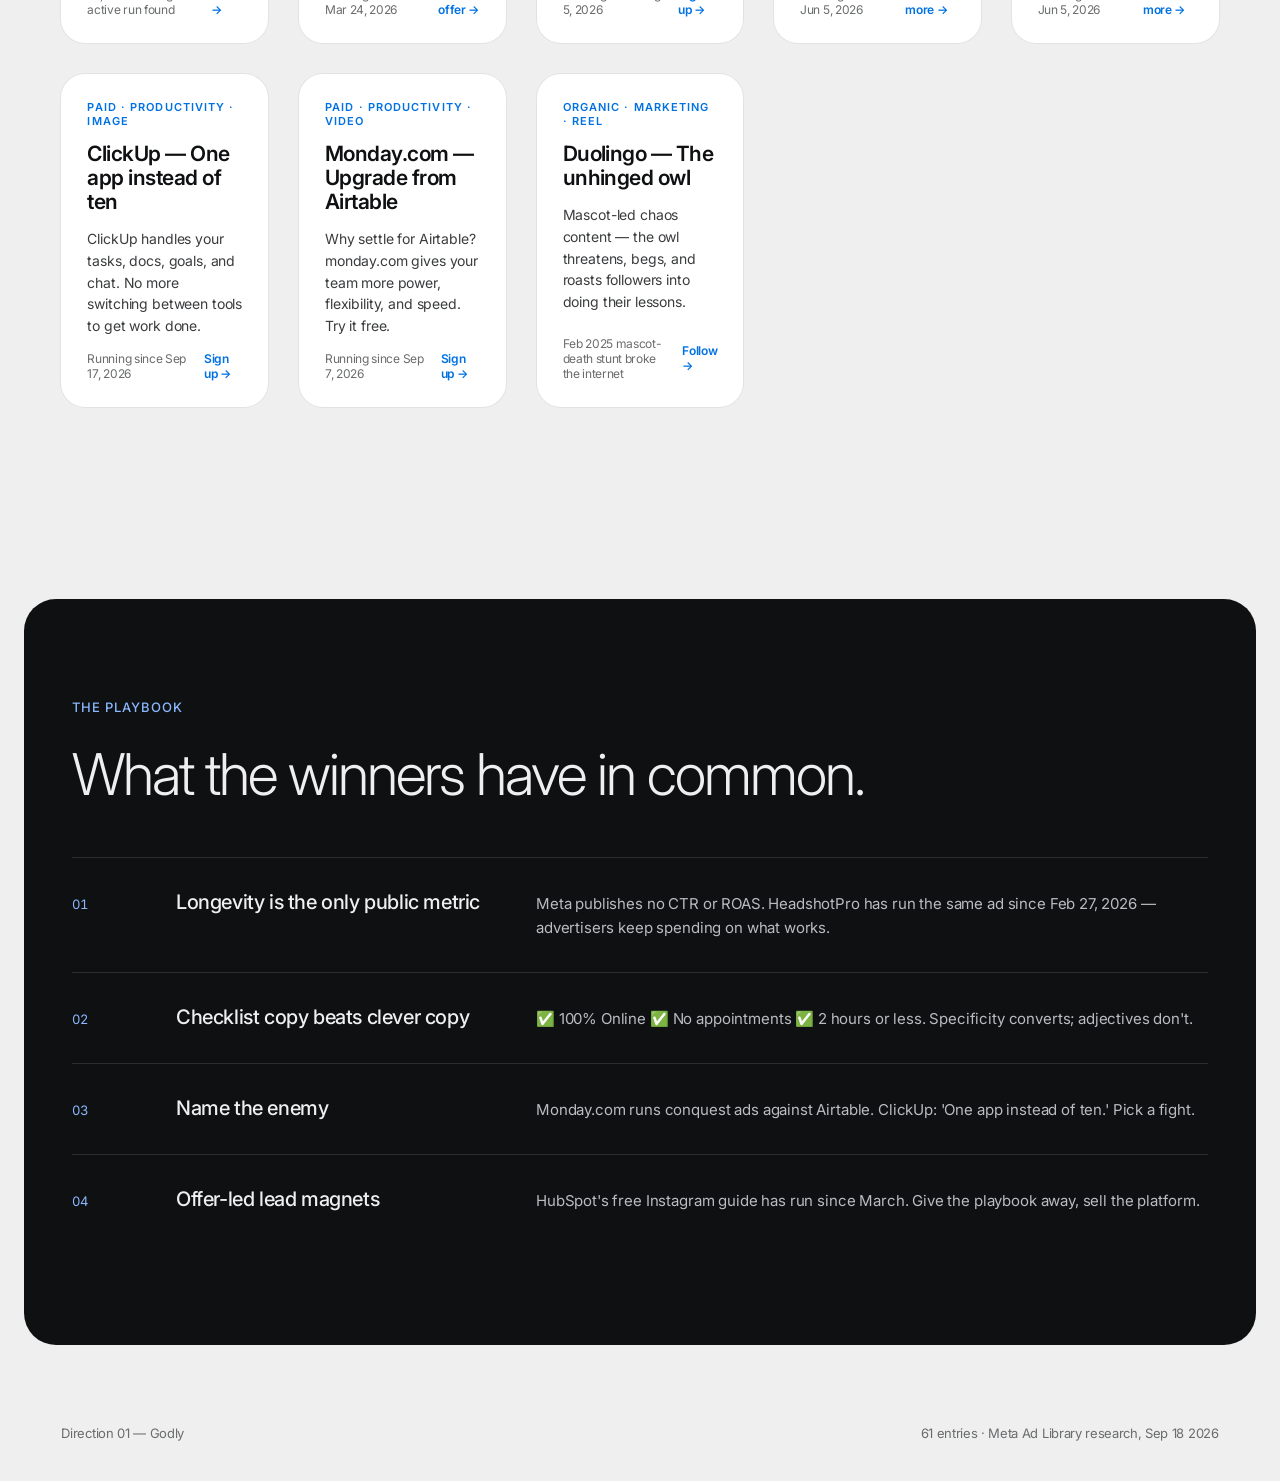
<file: designs/godly.html>
<!DOCTYPE html>
<html lang="en">
<head>
<meta charset="UTF-8">
<meta name="viewport" content="width=device-width, initial-scale=1.0">
<title>01 — Godly · The SaaS Ad Library</title>
<link rel="preconnect" href="https://fonts.googleapis.com">
<link href="https://fonts.googleapis.com/css2?family=Inter:wght@300;400;500;600;700&display=swap" rel="stylesheet">
<style>
*{margin:0;padding:0;box-sizing:border-box}
:root{--blue:#0071e3;--ink:#0f1012;--bg:#efefef;--bg2:#f8f8f8;--ease:cubic-bezier(.77,0,.175,1)}
html{scroll-behavior:smooth}
body{background:var(--bg);color:var(--ink);font-family:Inter,system-ui,sans-serif;letter-spacing:-.02em;-webkit-font-smoothing:antialiased;font-weight:400}
a.back{position:fixed;top:18px;left:18px;z-index:60;font-size:12px;color:var(--ink);text-decoration:none;opacity:.6}
nav.pill{position:fixed;top:14px;left:50%;transform:translateX(-50%);z-index:50;display:flex;gap:4px;align-items:center;background:hsla(0,0%,47%,.1);backdrop-filter:blur(20px);-webkit-backdrop-filter:blur(20px);border-radius:1rem;padding:8px 10px}
nav.pill a{font-size:14px;font-weight:500;color:var(--ink);text-decoration:none;padding:8px 16px;border-radius:.7rem;transition:opacity .25s}
nav.pill:hover a{opacity:.3}
nav.pill a:hover{opacity:1!important}
.hero{min-height:96vh;display:flex;flex-direction:column;justify-content:center;padding:0 4.8vw;position:relative;overflow:hidden}
.eyebrow{font-size:13px;font-weight:500;letter-spacing:.08em;text-transform:uppercase;color:var(--blue);margin-bottom:24px}
.hero h1{font-size:clamp(3rem,9.72vw,9.72vw);font-weight:300;letter-spacing:-.04em;line-height:.95}
.hero h1 b{font-weight:600}
.hero p{font-size:clamp(16px,1.4vw,20px);color:#3a3c3e;max-width:52ch;line-height:1.5;margin-top:28px;font-weight:400;letter-spacing:-.015em}
.stats{display:grid;grid-template-columns:repeat(3,1fr);border-top:1px solid rgba(0,0,0,.1);margin-top:64px;padding-top:32px;max-width:1100px}
.stat{padding:0 32px 0 0}
.stat .n{font-size:clamp(2.6rem,5vw,4.4rem);font-weight:300;letter-spacing:-.04em;font-variant-numeric:tabular-nums;display:inline-block}
.stat .l{font-size:12px;letter-spacing:.1em;text-transform:uppercase;color:#6a6c6e;margin-top:6px}
section{padding:15vw 4.8vw}
.sec-head{display:flex;align-items:baseline;justify-content:space-between;margin-bottom:48px}
.sec-head h2{font-size:clamp(2rem,4.5vw,3.6rem);font-weight:400;letter-spacing:-.035em}
.sec-head span{font-size:13px;color:#6a6c6e}
.filters{display:flex;gap:10px;flex-wrap:wrap;margin-bottom:40px}
.filters button{font-family:inherit;font-size:13px;font-weight:500;letter-spacing:-.01em;padding:10px 20px;border-radius:5.4rem;border:.72px solid var(--blue);background:transparent;color:var(--blue);cursor:pointer;position:relative;overflow:hidden;transition:color .3s}
.filters button.on,.filters button:hover{background:var(--blue);color:#fff}
.grid5{display:grid;grid-template-columns:repeat(5,1fr);gap:2.398vw}
.card{background:#fff;box-shadow:0 0 0 1px rgba(0,0,0,.05);border-radius:24px;padding:26px;min-height:300px;display:flex;flex-direction:column;gap:14px;transition:transform .5s var(--ease)}
.card:hover{transform:translateY(-6px)}
.card .meta{font-size:11px;font-weight:600;letter-spacing:.1em;text-transform:uppercase;color:var(--blue)}
.card h3{font-size:21px;font-weight:600;letter-spacing:-.025em;line-height:1.15}
.card .copy{font-size:14px;line-height:1.55;color:#3a3c3e;letter-spacing:-.01em}
.card .foot{margin-top:auto;display:flex;gap:14px;justify-content:space-between;align-items:center;font-size:12px;color:#6a6c6e}
.card .cta{font-size:12px;font-weight:600;color:var(--blue)}
.patterns{background:var(--ink);color:var(--bg);border-radius:32px;margin:0 24px;padding:100px 48px}
.patterns .eyebrow{color:#8ab8ff}
.patterns h2{font-size:clamp(2rem,4.5vw,3.6rem);font-weight:300;letter-spacing:-.035em;margin-bottom:48px}
.pat-row{display:grid;grid-template-columns:80px 1fr 2fr;gap:24px;padding:32px 0;border-top:1px solid rgba(255,255,255,.12);align-items:baseline}
.pat-row .no{font-size:13px;color:#8ab8ff;font-variant-numeric:tabular-nums}
.pat-row h3{font-size:20px;font-weight:500;letter-spacing:-.02em}
.pat-row p{font-size:15px;color:#b9bcc0;line-height:1.6;letter-spacing:-.01em}
footer{padding:80px 4.8vw 40px;display:flex;justify-content:space-between;font-size:13px;color:#6a6c6e}
.reveal{opacity:0;transform:translateY(50%) rotateX(-12deg);filter:blur(12px);transition:opacity .79s var(--ease),transform .79s var(--ease),filter .79s var(--ease)}
.reveal.in{opacity:1;transform:none;filter:blur(0)}
@media(max-width:900px){.grid5{grid-template-columns:1fr 1fr}.stats{grid-template-columns:1fr;gap:24px}}
</style>
</head>
<body>
<a class="back" href="index.html">← all directions</a>
<nav class="pill"><a href="#library">Library</a><a href="#patterns">Patterns</a><a href="index.html">01 / Godly</a></nav>

<header class="hero">
  <div class="eyebrow">Direction 01 — Godly · recent.design</div>
  <h1>The SaaS<br><b>Ad Library</b>,<br>redesigned.</h1>
  <p>61 entries. 46 paid ads with verbatim copy and verified run dates. 15 organic posts. One system: oversized fluid type, glass chrome, hairlines instead of shadows.</p>
  <div class="stats">
    <div class="stat"><span class="n" data-count="61">0</span><div class="l">Total entries</div></div>
    <div class="stat"><span class="n" data-count="46">0</span><div class="l">Paid ads tracked</div></div>
    <div class="stat"><span class="n" data-count="15">0</span><div class="l">Organic posts</div></div>
  </div>
</header>

<section id="library">
  <div class="sec-head reveal"><h2>The library</h2><span id="countlabel">8 of 61 shown · filter to slice</span></div>
  <div class="filters reveal" id="filters">
    <button class="on" data-f="all">All</button>
    <button data-f="paid">Paid</button>
    <button data-f="organic">Organic</button>
    <button data-f="AI tools">AI tools</button>
    <button data-f="marketing">Marketing</button>
    <button data-f="productivity">Productivity</button>
    <button data-f="design">Design</button>
  </div>
  <div class="grid5" id="cards"></div>
</section>

<div class="patterns" id="patterns">
  <div class="eyebrow">The playbook</div>
  <h2>What the winners have in common.</h2>
  <div id="patrows"></div>
</div>

<footer><span>Direction 01 — Godly</span><span>61 entries · Meta Ad Library research, Sep 18 2026</span></footer>

<script>
const ADS=[
{b:"HeadshotPro",t:"paid",c:"AI tools",s:"indie",f:"image",h:"Best AI Headshots 🏆",x:"Professional business headshots, done for you in 2 hours or less. ✅ 100% Online ✅ No appointments ✅ Full refund if you don't get an incredible headshot.",cta:"Learn more",r:"Running since Feb 27, 2026 — longest active run found"},
{b:"HubSpot",t:"paid",c:"marketing",s:"big",f:"video",h:"Free Instagram Strategies",x:"Ready to see ROI on your Instagram posts? Get our free guide to Instagram for business.",cta:"Get offer",r:"Running since Mar 24, 2026"},
{b:"Notion",t:"paid",c:"productivity",s:"big",f:"image",h:"Solve Work with Notion.",x:"Create Custom AI Agents to automate your work — from weekly reports to ticket triage — running on triggers you set.",cta:"Sign up",r:"Running since Aug 5, 2026"},
{b:"Semrush",t:"paid",c:"marketing",s:"big",f:"image",h:"Don't disappear in AI",x:"SEO isn't just about websites anymore 👀 AI now reads Reddit, LinkedIn, and reviews too.",cta:"Learn more",r:"Running since Jun 5, 2026"},
{b:"Canva",t:"paid",c:"design",s:"big",f:"video",h:"Try Canva Magic Layers",x:"Slice any flat image into a fully editable design with Canva Magic Layers.",cta:"Learn more",r:"Running since Jun 5, 2026"},
{b:"ClickUp",t:"paid",c:"productivity",s:"big",f:"image",h:"One app instead of ten",x:"ClickUp handles your tasks, docs, goals, and chat. No more switching between tools to get work done.",cta:"Sign up",r:"Running since Sep 17, 2026"},
{b:"Monday.com",t:"paid",c:"productivity",s:"big",f:"video",h:"Upgrade from Airtable",x:"Why settle for Airtable? monday.com gives your team more power, flexibility, and speed. Try it free.",cta:"Sign up",r:"Running since Sep 7, 2026"},
{b:"Duolingo",t:"organic",c:"marketing",s:"big",f:"reel",h:"The unhinged owl",x:"Mascot-led chaos content — the owl threatens, begs, and roasts followers into doing their lessons.",cta:"Follow",r:"Feb 2025 mascot-death stunt broke the internet"}
];
const PATS=[
["01","Longevity is the only public metric","Meta publishes no CTR or ROAS. HeadshotPro has run the same ad since Feb 27, 2026 — advertisers keep spending on what works."],
["02","Checklist copy beats clever copy","✅ 100% Online ✅ No appointments ✅ 2 hours or less. Specificity converts; adjectives don't."],
["03","Name the enemy","Monday.com runs conquest ads against Airtable. ClickUp: 'One app instead of ten.' Pick a fight."],
["04","Offer-led lead magnets","HubSpot's free Instagram guide has run since March. Give the playbook away, sell the platform."]
];
const grid=document.getElementById('cards');
ADS.forEach((a,i)=>{
  const d=document.createElement('div');
  d.className='card reveal';d.dataset.t=a.t;d.dataset.c=a.c;
  d.innerHTML=`<div class="meta">${a.t} · ${a.c} · ${a.f}</div><h3>${a.b} — ${a.h}</h3><p class="copy">${a.x}</p><div class="foot"><span>${a.r}</span><span class="cta">${a.cta} →</span></div>`;
  grid.appendChild(d);
});
document.getElementById('patrows').innerHTML=PATS.map(p=>`<div class="pat-row reveal"><span class="no">${p[0]}</span><h3>${p[1]}</h3><p>${p[2]}</p></div>`).join('');
document.getElementById('filters').addEventListener('click',e=>{
  if(e.target.tagName!=='BUTTON')return;
  document.querySelectorAll('#filters button').forEach(b=>b.classList.remove('on'));
  e.target.classList.add('on');
  const f=e.target.dataset.f;
  let n=0;
  document.querySelectorAll('.card').forEach(c=>{
    const show=(f==='all'||c.dataset.t===f||c.dataset.c===f);
    c.style.display=show?'flex':'none';
    if(show)n++;
  });
  document.getElementById('countlabel').textContent=n+' of 61 shown · filter to slice';
});
const io=new IntersectionObserver(es=>es.forEach(e=>{if(e.isIntersecting){e.target.classList.add('in');io.unobserve(e.target)}}),{threshold:.12});
document.querySelectorAll('.reveal').forEach((el,i)=>{el.style.transitionDelay=(i%5*0.04)+'s';io.observe(el)});
const cio=new IntersectionObserver(es=>es.forEach(e=>{
  if(!e.isIntersecting)return;cio.unobserve(e.target);
  const end=+e.target.dataset.count,t0=performance.now();
  (function tick(t){const p=Math.min((t-t0)/1200,1);e.target.textContent=Math.round(end*(1-Math.pow(1-p,3)));if(p<1)requestAnimationFrame(tick)})(t0);
}),{threshold:.5});
document.querySelectorAll('.n').forEach(n=>cio.observe(n));
</script>
</body>
</html>
</file>
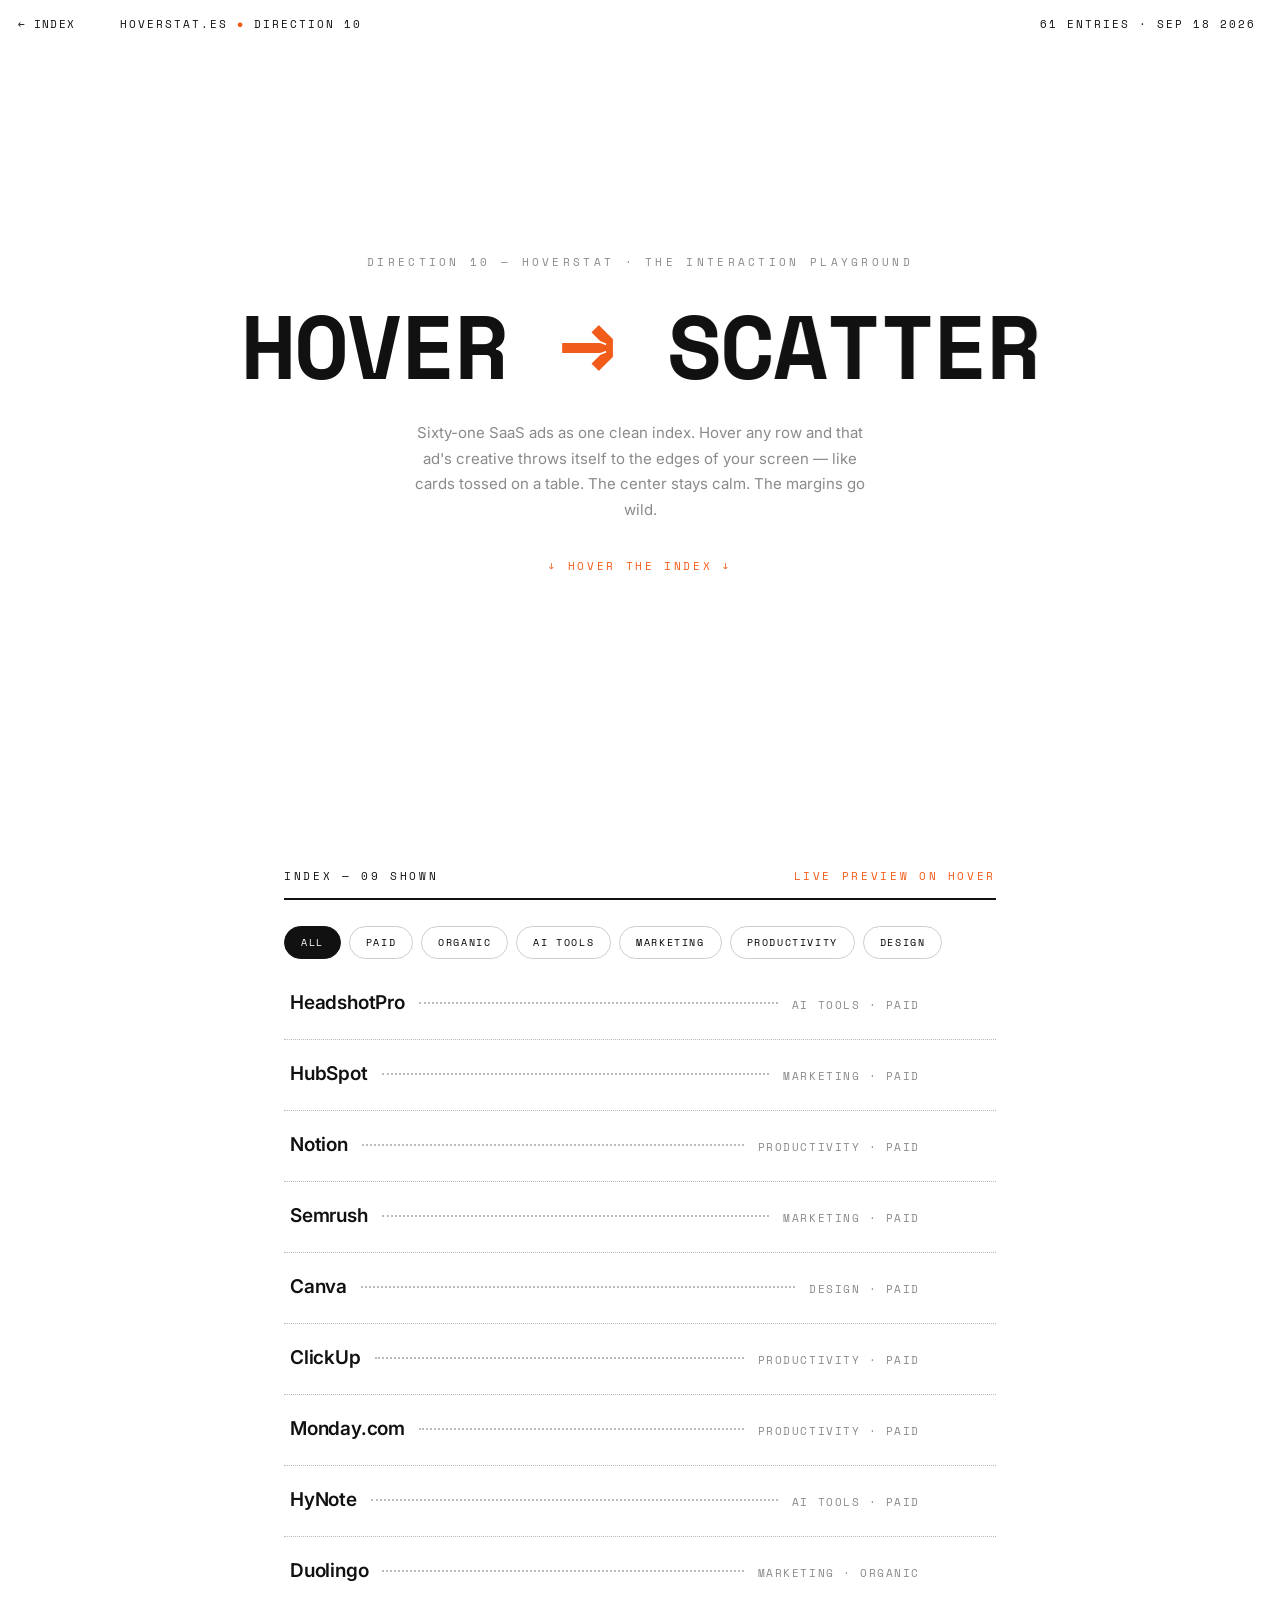
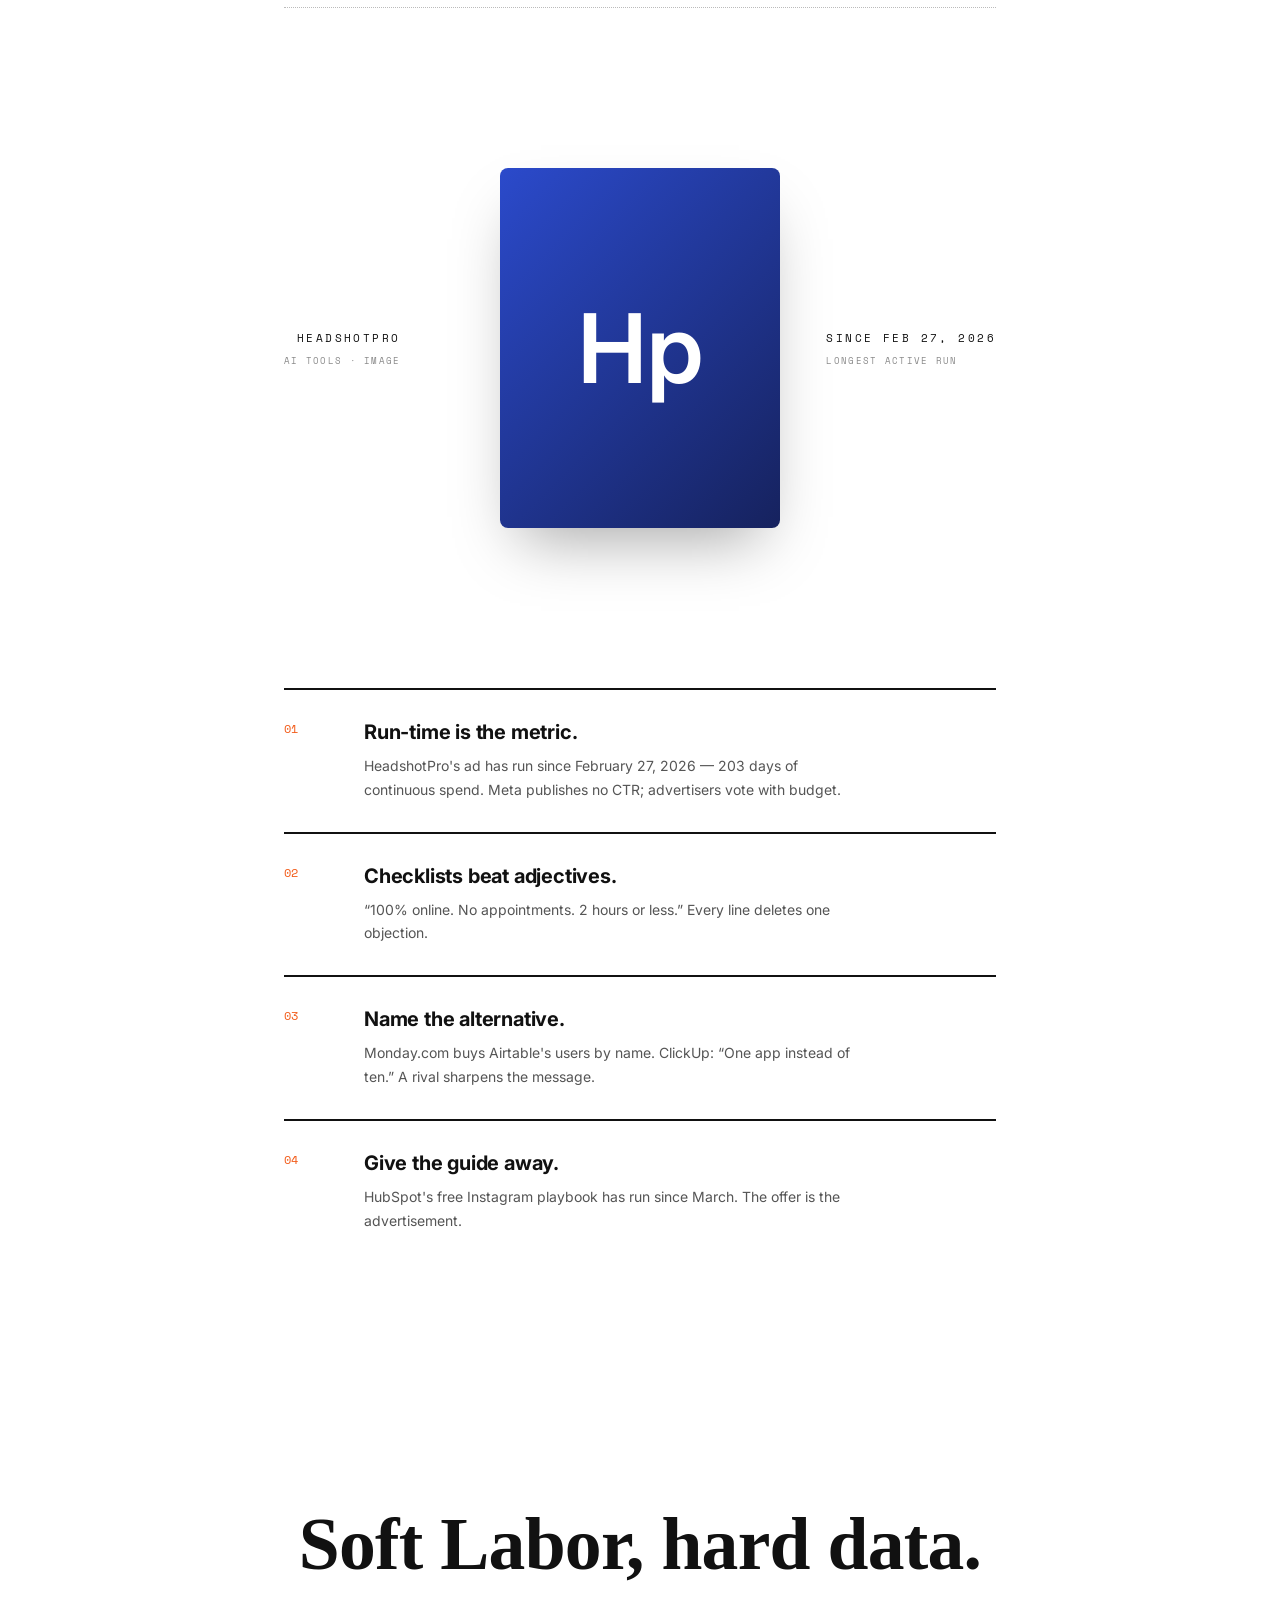
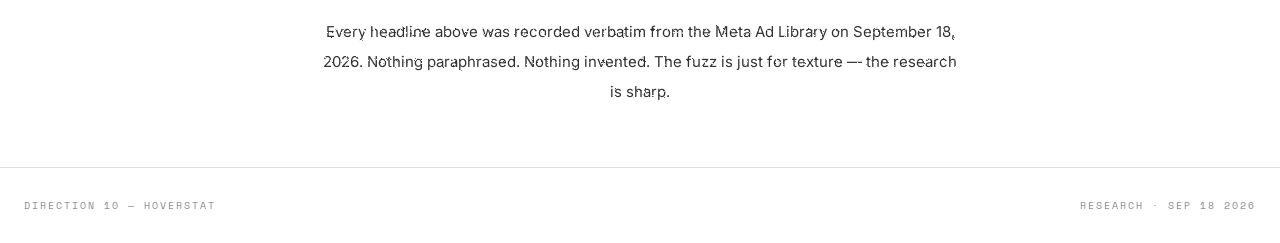
<file: designs/hoverstat.html>
<!DOCTYPE html>
<html lang="en">
<head>
<meta charset="UTF-8">
<meta name="viewport" content="width=device-width, initial-scale=1.0">
<title>10 — Hoverstat · hover → scatter</title>
<link rel="preconnect" href="https://fonts.googleapis.com">
<link href="https://fonts.googleapis.com/css2?family=Space+Mono:wght@400;700&family=Inter:wght@400;500;600&display=swap" rel="stylesheet">
<style>
*{margin:0;padding:0;box-sizing:border-box}
:root{--wht:#fff;--ink:#111;--acc:#f25c1a;--grey:#8a8a8a;--ease:cubic-bezier(.22,1,.36,1)}
body{background:var(--wht);color:var(--ink);font-family:Inter,sans-serif;-webkit-font-smoothing:antialiased}
.mono{font-family:"Space Mono",monospace}
a.back{position:fixed;top:16px;left:18px;z-index:120;font-family:"Space Mono",monospace;font-size:11px;color:var(--ink);text-decoration:none;letter-spacing:.1em}
.topbar{position:fixed;top:0;left:0;right:0;z-index:110;display:flex;justify-content:space-between;padding:16px 24px 16px 120px;font-family:"Space Mono",monospace;font-size:11px;letter-spacing:.18em;text-transform:uppercase;pointer-events:none}
.topbar .dot{color:var(--acc)}
/* scatter layer */
#scatter{position:fixed;inset:0;z-index:50;pointer-events:none}
.tile{position:absolute;width:190px;height:130px;border-radius:6px;display:flex;align-items:center;justify-content:center;flex-direction:column;gap:6px;opacity:0;transform:scale(.6) rotate(0deg);transition:opacity .35s var(--ease),transform .45s var(--ease);box-shadow:0 18px 40px -12px rgba(0,0,0,.3)}
.tile.show{opacity:1}
.tile .big{font-size:52px;font-weight:600;color:#fff;letter-spacing:-.02em}
.tile .sm{font-family:"Space Mono",monospace;font-size:9px;letter-spacing:.2em;color:rgba(255,255,255,.85);text-transform:uppercase}
.tile[data-slot="0"]{top:12%;left:4%;--r:-5deg}.tile[data-slot="1"]{top:9%;right:5%;--r:4deg}
.tile[data-slot="2"]{top:38%;left:2%;--r:3deg}.tile[data-slot="3"]{top:40%;right:2.5%;--r:-4deg}
.tile[data-slot="4"]{bottom:14%;left:6%;--r:5deg}.tile[data-slot="5"]{bottom:11%;right:6%;--r:-6deg}
.tile.show{transform:scale(1) rotate(var(--r))}
.hero{min-height:92vh;display:flex;flex-direction:column;justify-content:center;align-items:center;text-align:center;padding:0 24px;position:relative;z-index:60}
.hero .kick{font-family:"Space Mono",monospace;font-size:11px;letter-spacing:.3em;text-transform:uppercase;color:var(--grey);margin-bottom:28px}
.hero h1{font-family:"Space Mono",monospace;font-weight:700;font-size:clamp(2rem,7vw,5.6rem);letter-spacing:-.02em;line-height:1.05;will-change:transform}
.hero h1 .acc{color:var(--acc)}
.hero p{margin-top:28px;font-size:15px;color:var(--grey);max-width:52ch;line-height:1.7}
.hero .hint{margin-top:36px;font-family:"Space Mono",monospace;font-size:11px;letter-spacing:.24em;text-transform:uppercase;color:var(--acc);animation:pulse 2s infinite}
@keyframes pulse{50%{opacity:.4}}
main{position:relative;z-index:60;max-width:760px;margin:0 auto;padding:40px 24px 120px}
.idx-head{display:flex;justify-content:space-between;align-items:baseline;border-bottom:2px solid var(--ink);padding-bottom:14px;margin-bottom:8px}
.idx-head .mono{font-size:11px;letter-spacing:.24em;text-transform:uppercase}
.filters{display:flex;gap:8px;flex-wrap:wrap;margin:26px 0 10px}
.filters button{font-family:"Space Mono",monospace;font-size:10px;letter-spacing:.16em;text-transform:uppercase;background:none;border:1px solid #ccc;border-radius:100px;padding:8px 16px;cursor:pointer;transition:all .2s}
.filters button.on{background:var(--ink);color:#fff;border-color:var(--ink)}
.arow{display:flex;align-items:baseline;gap:14px;padding:22px 6px;border-bottom:1px dotted #bbb;cursor:pointer;transition:background .2s,padding .25s var(--ease)}
.arow:hover,.arow.lit{background:#faf6f1;padding-left:18px}
.arow .brand{font-weight:600;font-size:19px;letter-spacing:-.01em;white-space:nowrap}
.arow .dots{flex:1;border-bottom:2px dotted #bbb;transform:translateY(-5px);min-width:30px}
.arow .cat{font-family:"Space Mono",monospace;font-size:11px;letter-spacing:.14em;text-transform:uppercase;color:var(--grey);white-space:nowrap}
.arow .thumb{font-family:"Space Mono",monospace;font-size:10px;background:var(--ink);color:#fff;padding:4px 10px;border-radius:4px;opacity:0;transition:opacity .25s;white-space:nowrap}
.arow:hover .thumb{opacity:1}
.adetail{max-height:0;overflow:hidden;transition:max-height .5s var(--ease)}
.adetail.open{max-height:420px}
.adetail .in{padding:8px 6px 30px 6px;display:grid;grid-template-columns:1fr 1fr;gap:24px}
.adetail h4{font-size:16px;margin-bottom:8px}
.adetail p{font-size:13.5px;color:#555;line-height:1.65}
.adetail .run{font-family:"Space Mono",monospace;font-size:10px;letter-spacing:.1em;color:var(--acc);margin-top:12px;text-transform:uppercase}
.showcase{margin:130px 0 0;position:relative;height:420px;display:flex;align-items:center;justify-content:center}
.showcase .frame{width:280px;height:360px;border-radius:8px;display:flex;align-items:center;justify-content:center;box-shadow:0 30px 60px -20px rgba(0,0,0,.35);position:relative;overflow:hidden}
.showcase .frame .big{font-size:96px;font-weight:600;color:#fff}
.showcase .cap-l,.showcase .cap-r{position:absolute;top:50%;transform:translateY(-50%);font-family:"Space Mono",monospace;font-size:11px;letter-spacing:.22em;text-transform:uppercase}
.showcase .cap-l{left:0;text-align:right}
.showcase .cap-r{right:0}
.showcase .cap-l small,.showcase .cap-r small{display:block;color:var(--grey);margin-top:8px;letter-spacing:.14em}
.pats{margin-top:130px}
.pat{border-top:2px solid var(--ink);padding:30px 0;display:grid;grid-template-columns:60px 1fr;gap:20px}
.pat .n{font-family:"Space Mono",monospace;font-size:12px;color:var(--acc)}
.pat h3{font-size:20px;margin-bottom:10px;letter-spacing:-.01em}
.pat p{font-size:14px;color:#555;line-height:1.7;max-width:56ch}
.fuzzy-zone{text-align:center;padding:120px 24px 60px}
.fuzzy-zone .fl{font-size:15px;line-height:2;color:#333;max-width:640px;margin:0 auto;filter:url(#fuzz)}
.fuzzy-zone h2{font-family:Georgia,serif;font-size:clamp(2.4rem,6vw,4.6rem);margin-bottom:30px;letter-spacing:-.01em}
footer{display:flex;justify-content:space-between;padding:30px 24px;font-family:"Space Mono",monospace;font-size:10px;letter-spacing:.2em;text-transform:uppercase;color:var(--grey);border-top:1px solid #ddd}
@media(max-width:760px){.tile{width:130px;height:92px}.tile .big{font-size:34px}.showcase .cap-l{left:-6px}.showcase .cap-r{right:-6px}.adetail .in{grid-template-columns:1fr}}
</style>
</head>
<body>
<svg width="0" height="0" style="position:absolute"><filter id="fuzz"><feTurbulence type="fractalNoise" baseFrequency="0.9" numOctaves="2" result="n"/><feDisplacementMap in="SourceGraphic" in2="n" scale="2.2"/></filter></svg>
<a class="back" href="index.html">← INDEX</a>
<div class="topbar"><span>HOVERSTAT.ES <span class="dot">●</span> DIRECTION 10</span><span>61 ENTRIES · SEP 18 2026</span></div>
<div id="scatter" aria-hidden="true">
  <div class="tile" data-slot="0"></div><div class="tile" data-slot="1"></div><div class="tile" data-slot="2"></div>
  <div class="tile" data-slot="3"></div><div class="tile" data-slot="4"></div><div class="tile" data-slot="5"></div>
</div>

<header class="hero">
  <div class="kick">Direction 10 — Hoverstat · The Interaction Playground</div>
  <h1 id="stretch">HOVER <span class="acc">→</span> SCATTER</h1>
  <p>Sixty-one SaaS ads as one clean index. Hover any row and that ad's creative throws itself to the edges of your screen — like cards tossed on a table. The center stays calm. The margins go wild.</p>
  <div class="hint">↓ hover the index ↓</div>
</header>

<main>
  <div class="idx-head"><span class="mono">Index — 09 shown</span><span class="mono" style="color:var(--acc)">live preview on hover</span></div>
  <div class="filters" id="filters">
    <button class="on" data-f="all">All</button><button data-f="paid">Paid</button><button data-f="organic">Organic</button>
    <button data-f="AI tools">AI tools</button><button data-f="marketing">Marketing</button><button data-f="productivity">Productivity</button><button data-f="design">Design</button>
  </div>
  <div id="rows"></div>

  <div class="showcase" id="showcase">
    <div class="cap-l">HEADSHOTPRO<small>AI TOOLS · IMAGE</small></div>
    <div class="frame" id="showframe" style="background:linear-gradient(135deg,#2b4acb,#16225e)"><span class="big">Hp</span></div>
    <div class="cap-r">SINCE FEB 27, 2026<small>LONGEST ACTIVE RUN</small></div>
  </div>

  <div class="pats">
    <div class="pat"><span class="n">01</span><div><h3>Run-time is the metric.</h3><p>HeadshotPro's ad has run since February 27, 2026 — 203 days of continuous spend. Meta publishes no CTR; advertisers vote with budget.</p></div></div>
    <div class="pat"><span class="n">02</span><div><h3>Checklists beat adjectives.</h3><p>“100% online. No appointments. 2 hours or less.” Every line deletes one objection.</p></div></div>
    <div class="pat"><span class="n">03</span><div><h3>Name the alternative.</h3><p>Monday.com buys Airtable's users by name. ClickUp: “One app instead of ten.” A rival sharpens the message.</p></div></div>
    <div class="pat"><span class="n">04</span><div><h3>Give the guide away.</h3><p>HubSpot's free Instagram playbook has run since March. The offer is the advertisement.</p></div></div>
  </div>
</main>

<div class="fuzzy-zone">
  <h2>Soft Labor, hard data.</h2>
  <p class="fl">Every headline above was recorded verbatim from the Meta Ad Library on September 18, 2026. Nothing paraphrased. Nothing invented. The fuzz is just for texture — the research is sharp.</p>
</div>

<footer><span>Direction 10 — Hoverstat</span><span>Research · Sep 18 2026</span></footer>

<script>
const ADS=[
{b:"HeadshotPro",t:"paid",c:"AI tools",hue:222,h:"Best AI Headshots 🏆",x:"Professional business headshots, done for you in 2 hours or less. 100% online, no appointments — full refund if you don't get an incredible headshot.",r:"Running since Feb 27, 2026 · longest active run"},
{b:"HubSpot",t:"paid",c:"marketing",hue:16,h:"Free Instagram Strategies",x:"Ready to see ROI on your Instagram posts? Get our free guide to Instagram for business.",r:"Running since Mar 24, 2026"},
{b:"Notion",t:"paid",c:"productivity",hue:0,h:"Solve Work with Notion.",x:"Create Custom AI Agents to automate your work — from weekly reports to ticket triage — running on triggers you set.",r:"Running since Aug 5, 2026"},
{b:"Semrush",t:"paid",c:"marketing",hue:28,h:"Don't disappear in AI",x:"SEO isn't just about websites anymore. AI now reads Reddit, LinkedIn, and reviews too.",r:"Running since Jun 5, 2026"},
{b:"Canva",t:"paid",c:"design",hue:200,h:"Try Canva Magic Layers",x:"Slice any flat image into a fully editable design with Canva Magic Layers.",r:"Running since Jun 5, 2026"},
{b:"ClickUp",t:"paid",c:"productivity",hue:330,h:"One app instead of ten",x:"ClickUp handles your tasks, docs, goals, and chat. No more switching between tools to get work done.",r:"Running since Sep 17, 2026"},
{b:"Monday.com",t:"paid",c:"productivity",hue:150,h:"Upgrade from Airtable",x:"Why settle for Airtable? monday.com gives your team more power, flexibility, and speed. Try it free.",r:"Running since Sep 7, 2026"},
{b:"HyNote",t:"paid",c:"AI tools",hue:265,h:"AI Note Taker",x:"Comment “notes” for a free pass. #adhd #university #notetaking",r:"Running since May 26, 2026"},
{b:"Duolingo",t:"organic",c:"marketing",hue:100,h:"The unhinged owl",x:"Mascot-led chaos content — the owl threatens, begs, and roasts followers into doing their lessons.",r:"Organic · Feb 2025 mascot-death stunt"}
];
const rows=document.getElementById('rows'),tiles=[...document.querySelectorAll('.tile')];
const initials=b=>b.replace(/[^A-Za-z]/g,'').slice(0,2);
ADS.forEach((a,i)=>{
  const w=document.createElement('div');w.dataset.t=a.t;w.dataset.c=a.c;
  w.innerHTML=`<div class="arow" data-i="${i}"><span class="brand">${a.b}</span><span class="dots"></span><span class="cat">${a.c} · ${a.t}</span><span class="thumb">view →</span></div>
  <div class="adetail"><div class="in"><div><h4>“${a.h}”</h4><p>${a.x}</p></div><div><p>Recorded verbatim from the Meta Ad Library research pass, September 18, 2026.</p><div class="run">${a.r}</div></div></div></div>`;
  rows.appendChild(w);
  const row=w.querySelector('.arow'),det=w.querySelector('.adetail');
  const scatter=()=>{
    tiles.forEach((t,s)=>{
      t.style.transitionDelay=(s*45)+'ms';
      t.style.background=`linear-gradient(135deg,hsl(${a.hue},65%,48%),hsl(${(a.hue+40)%360},70%,30%))`;
      t.innerHTML=`<span class="big">${initials(a.b)}</span><span class="sm">${a.b} · ${s+1}/6</span>`;
      t.classList.add('show');
    });
  };
  const hide=()=>tiles.forEach(t=>{t.style.transitionDelay='0ms';t.classList.remove('show')});
  row.addEventListener('mouseenter',scatter);
  row.addEventListener('mouseleave',hide);
  row.addEventListener('click',()=>{det.classList.toggle('open');scatter();setTimeout(hide,600)});
});
document.getElementById('filters').addEventListener('click',e=>{
  if(e.target.tagName!=='BUTTON')return;
  document.querySelectorAll('#filters button').forEach(b=>b.classList.remove('on'));
  e.target.classList.add('on');const f=e.target.dataset.f;
  document.querySelectorAll('#rows > div').forEach(w=>{w.style.display=(f==='all'||w.dataset.t===f||w.dataset.c===f)?'block':'none'});
});
// scroll-velocity stretch on hero title
let lastY=scrollY,sk=0;const st=document.getElementById('stretch');
(function loop(){const v=scrollY-lastY;lastY=scrollY;sk+=(Math.min(Math.max(v,-50),50)*.12-sk)*.1;st.style.transform=`scaleX(${1+Math.abs(sk)*.006})`;requestAnimationFrame(loop)})();
// showcase frame hover-toggle (oliverdupuy pattern): swap gradient on hover
const sf=document.getElementById('showframe');
sf.addEventListener('mouseenter',()=>sf.style.background='linear-gradient(135deg,#f25c1a,#7a2405)');
sf.addEventListener('mouseleave',()=>sf.style.background='linear-gradient(135deg,#2b4acb,#16225e)');
</script>
</body>
</html>
</file>
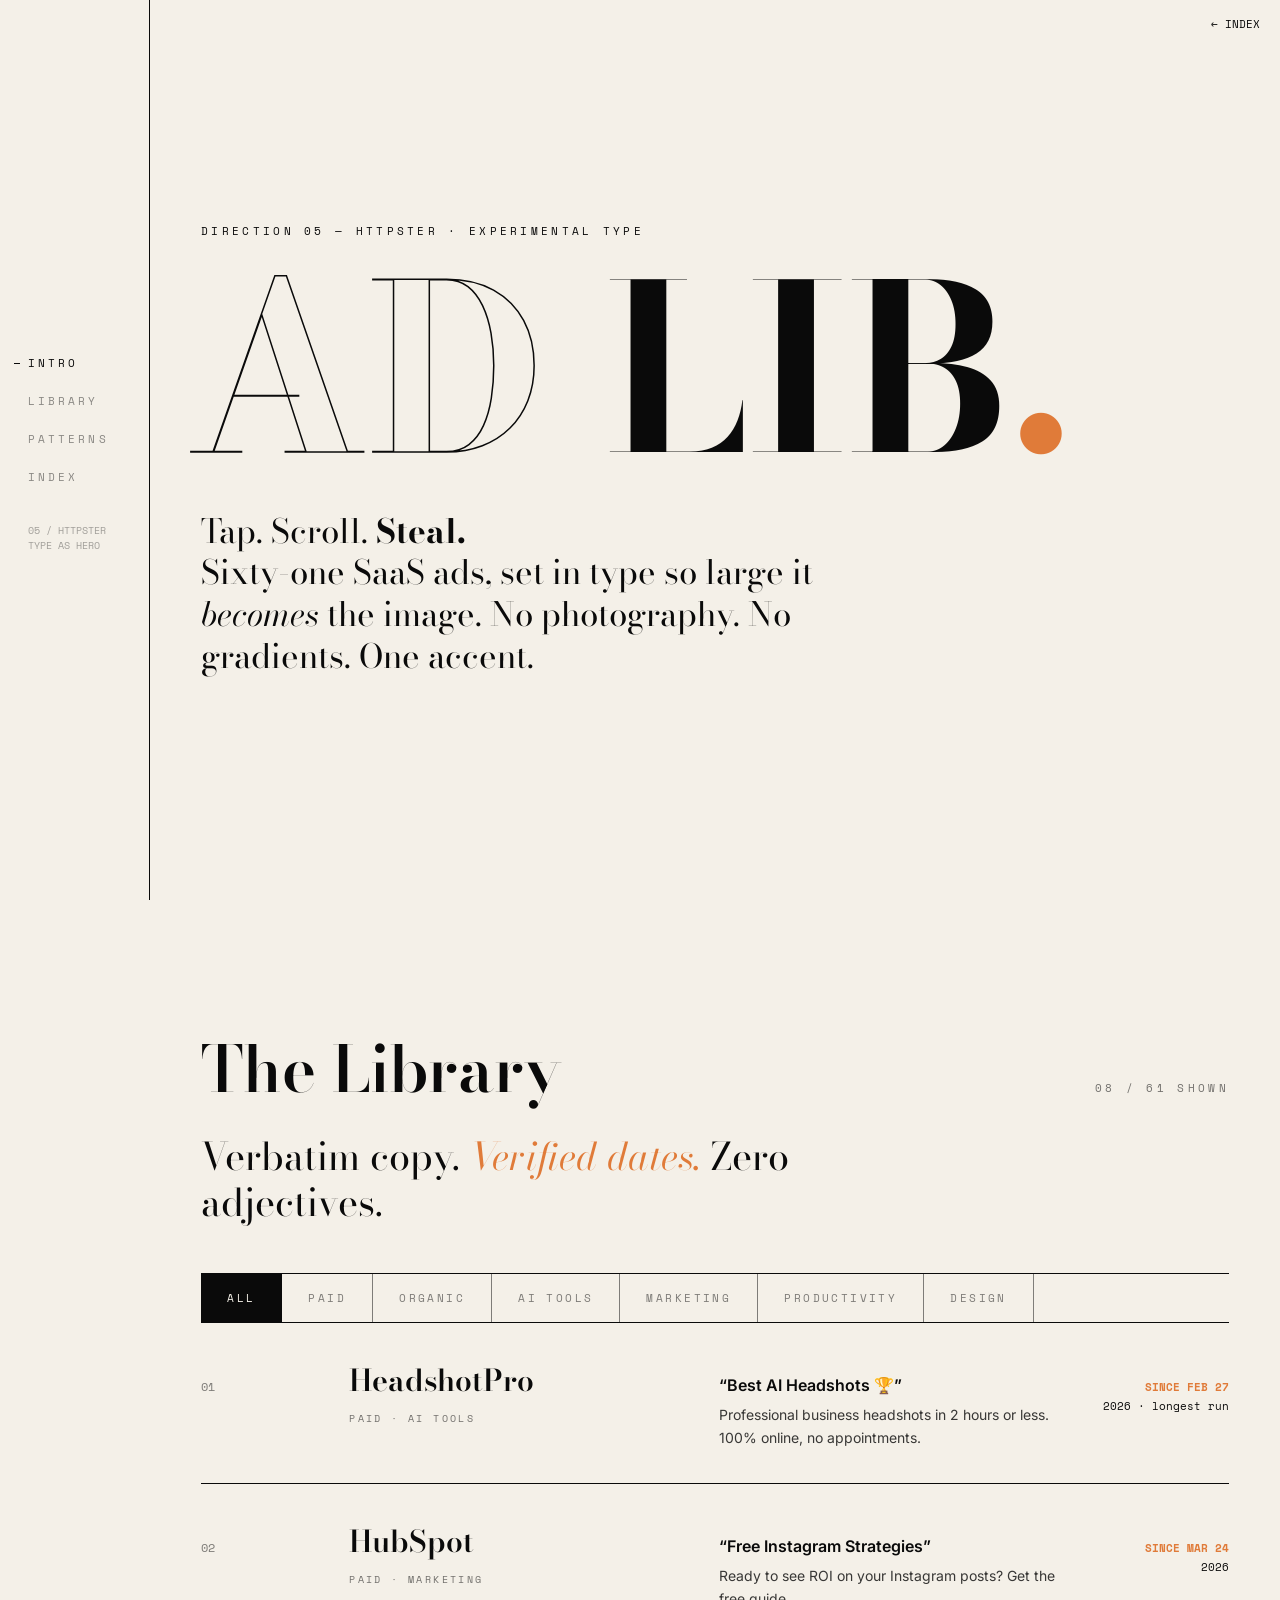
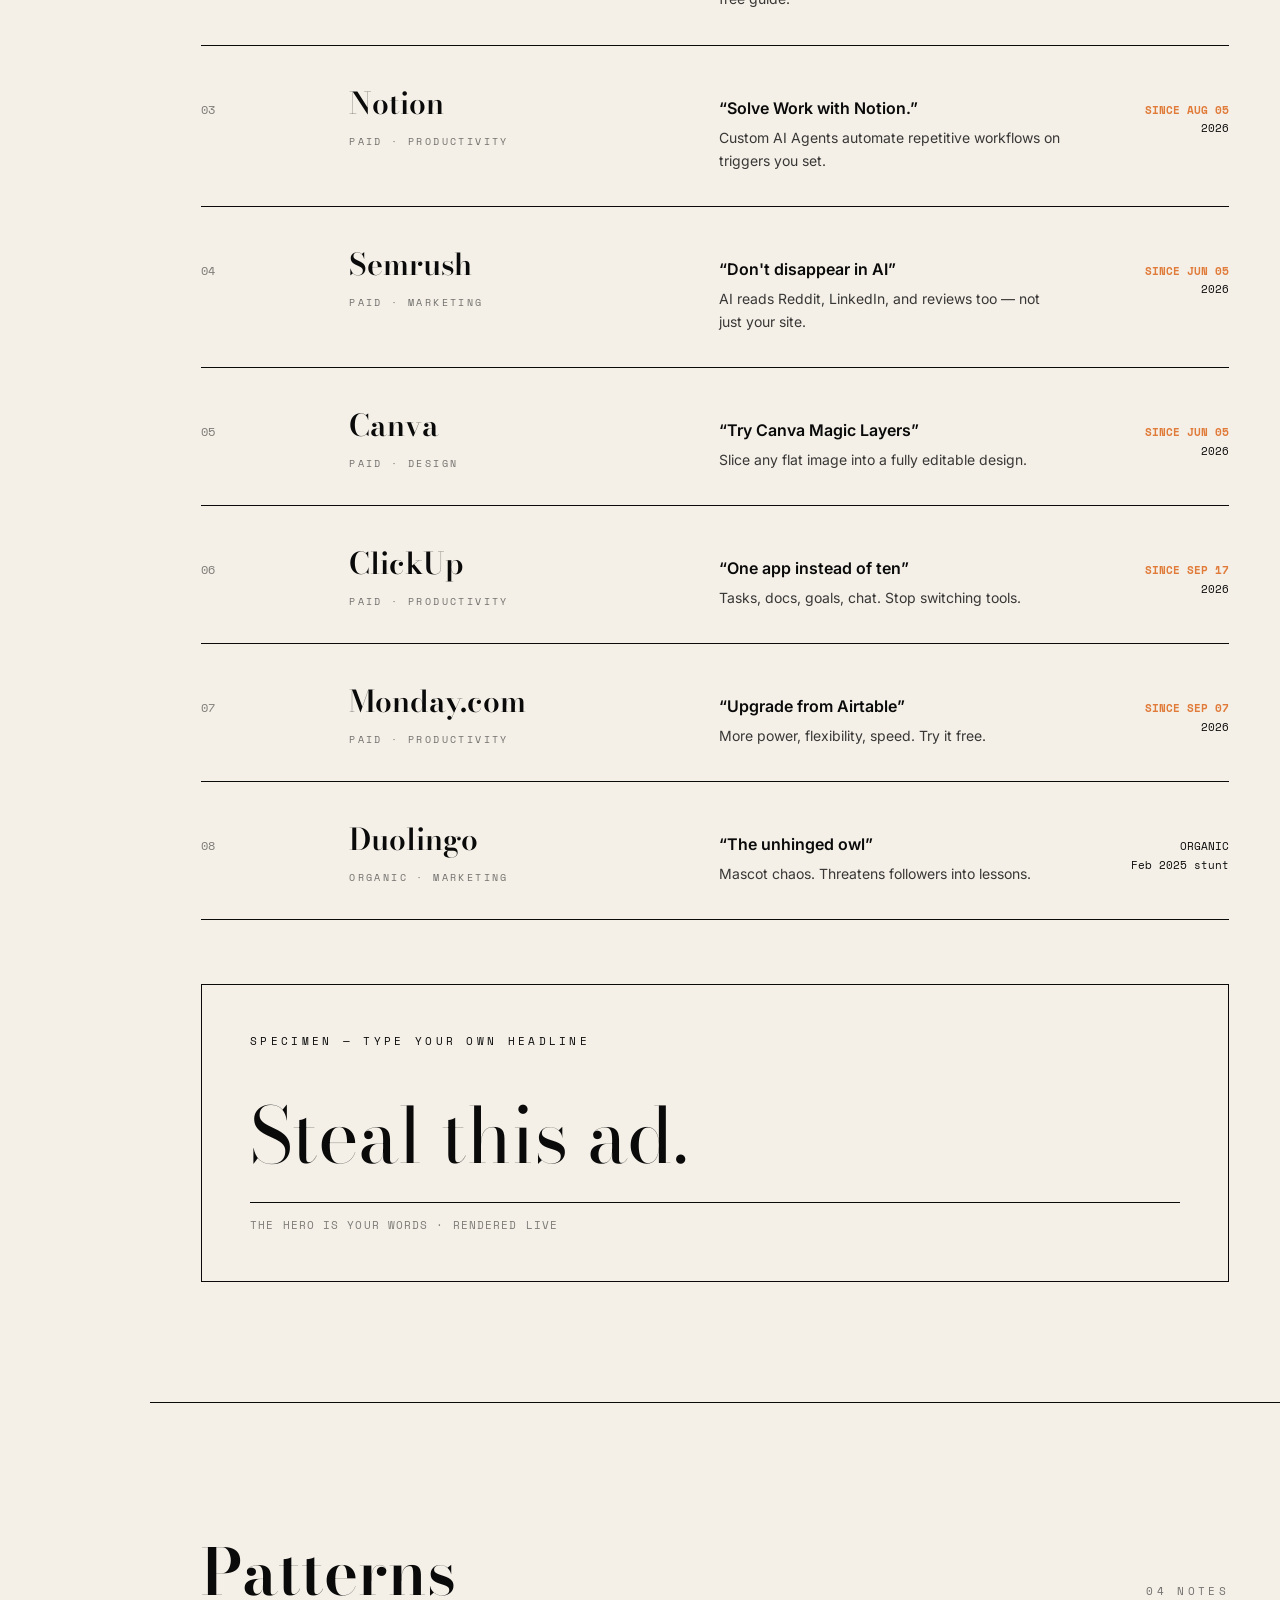
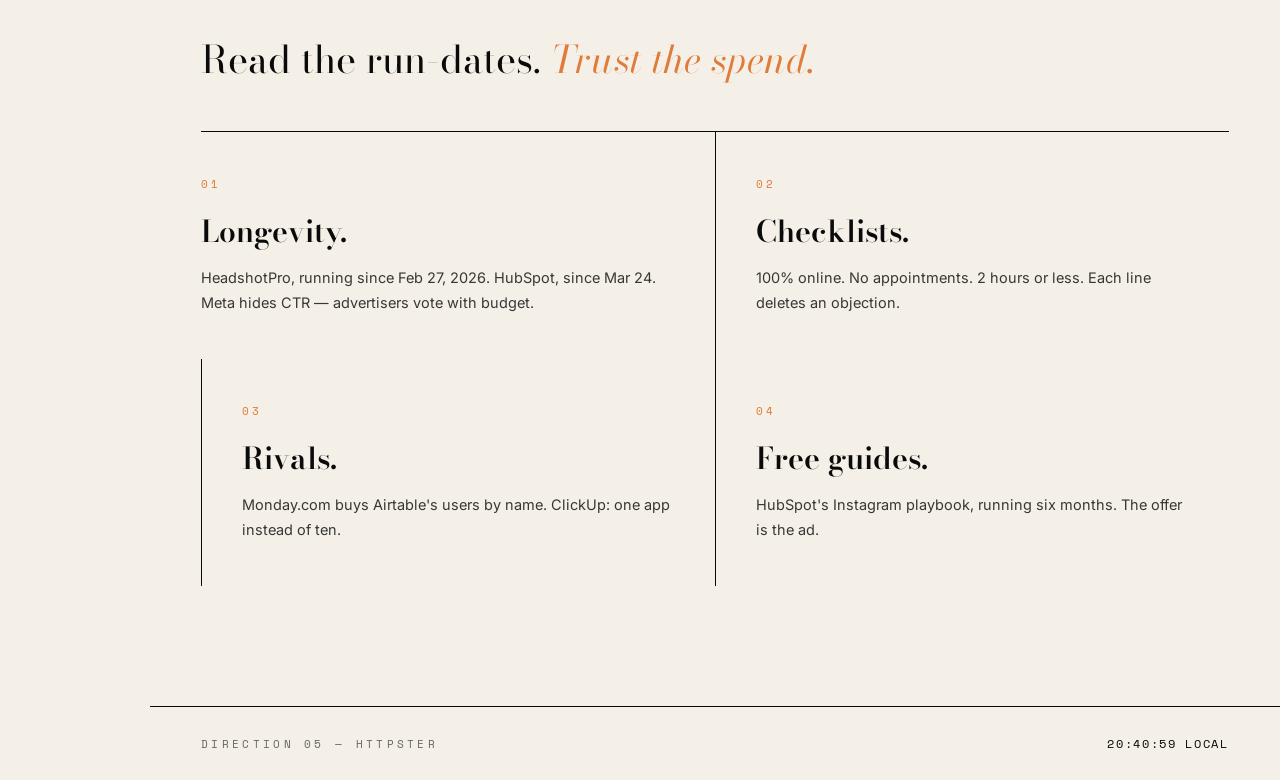
<file: designs/httpster.html>
<!DOCTYPE html>
<html lang="en">
<head>
<meta charset="UTF-8">
<meta name="viewport" content="width=device-width, initial-scale=1.0">
<title>05 — Httpster · The SaaS Ad Library</title>
<link rel="preconnect" href="https://fonts.googleapis.com">
<link href="https://fonts.googleapis.com/css2?family=Bodoni+Moda:opsz,wght@6..96,400..800&family=Space+Mono:wght@400;700&family=Inter:wght@400;500&display=swap" rel="stylesheet">
<style>
*{margin:0;padding:0;box-sizing:border-box}
:root{--cream:#F4F0E8;--ink:#0A0A0A;--accent:#E07B39;--ease:cubic-bezier(.22,1,.36,1)}
body{background:var(--cream);color:var(--ink);font-family:Inter,sans-serif;-webkit-font-smoothing:antialiased}
.mono{font-family:"Space Mono",monospace}
.label{font-family:"Space Mono",monospace;font-size:11px;letter-spacing:.3em;text-transform:uppercase}
a.back{position:fixed;top:16px;right:20px;z-index:60;font-size:11px;color:var(--ink);text-decoration:none}
.rail{position:fixed;left:0;top:0;bottom:0;width:150px;z-index:50;display:flex;flex-direction:column;justify-content:center;gap:6px;padding:0 0 0 28px;border-right:1px solid var(--ink)}
.rail a{font-family:"Space Mono",monospace;font-size:11px;letter-spacing:.28em;text-transform:uppercase;color:var(--ink);text-decoration:none;padding:8px 0;opacity:.45;position:relative;transition:opacity .25s}
.rail a::before{content:"";position:absolute;left:-14px;top:50%;width:6px;height:1px;background:var(--ink);opacity:0;transition:opacity .25s}
.rail a:hover,.rail a.on{opacity:1}
.rail a:hover::before,.rail a.on::before{opacity:1}
.rail .tick{font-size:10px;opacity:.35;margin-top:24px}
main{margin-left:150px}
.hero{min-height:100vh;display:flex;flex-direction:column;justify-content:center;overflow:hidden;padding:0 4vw;position:relative}
.hero .label{margin-bottom:24px}
.hero h1{font-family:"Bodoni Moda",serif;font-size:18vw;line-height:.92;letter-spacing:.01em;white-space:nowrap;margin-left:-.06em}
.hero h1 .out{color:transparent;-webkit-text-stroke:1.5px var(--ink)}
.hero h1 .solid{color:var(--ink)}
.hero h1 .acc{color:var(--accent)}
.hero .frag{margin-top:36px;font-family:"Bodoni Moda",serif;font-size:clamp(20px,2.6vw,34px);max-width:30ch;line-height:1.25}
.hero .frag b{font-weight:700}
.sec{padding:120px 4vw;max-width:1200px}
.sec+.sec{border-top:1px solid var(--ink)}
.sec-head{display:flex;justify-content:space-between;align-items:baseline;margin-bottom:16px}
.sec-head h2{font-family:"Bodoni Moda",serif;font-size:clamp(2.4rem,5vw,4.4rem);font-weight:600}
.sec-head .label{opacity:.55}
.staccato{font-family:"Bodoni Moda",serif;font-size:clamp(22px,3vw,38px);line-height:1.2;margin:8px 0 48px;max-width:26ch}
.staccato em{font-style:italic;color:var(--accent)}
.filters{display:flex;gap:0;flex-wrap:wrap;border-top:1px solid var(--ink);border-bottom:1px solid var(--ink);margin-bottom:0}
.filters button{font-family:"Space Mono",monospace;font-size:11px;letter-spacing:.22em;text-transform:uppercase;background:none;border:none;border-right:1px solid var(--ink);padding:16px 26px;cursor:pointer;color:var(--ink);opacity:.5}
.filters button.on{opacity:1;background:var(--ink);color:var(--cream)}
.entry{display:grid;grid-template-columns:120px 1fr 1fr 140px;gap:28px;padding:34px 0;border-bottom:1px solid var(--ink);align-items:baseline}
.entry .no{font-family:"Space Mono",monospace;font-size:12px;opacity:.5}
.entry .brand{font-family:"Bodoni Moda",serif;font-size:30px;font-weight:600}
.entry .brand small{display:block;font-family:"Space Mono",monospace;font-size:10px;letter-spacing:.24em;text-transform:uppercase;opacity:.55;margin-top:8px;font-weight:400}
.entry .copy h4{font-size:16px;font-weight:600;margin-bottom:8px}
.entry .copy p{font-size:14px;line-height:1.65;opacity:.8}
.entry .run{font-family:"Space Mono",monospace;font-size:11px;text-align:right;line-height:1.7}
.entry .run b{color:var(--accent)}
.spec{border:1px solid var(--ink);padding:48px;margin-top:64px}
.spec .label{margin-bottom:20px;display:block}
.spec input{width:100%;background:none;border:none;border-bottom:1px solid var(--ink);font-family:"Bodoni Moda",serif;font-size:clamp(2rem,6vw,5rem);color:var(--ink);outline:none;padding:8px 0}
.spec .hint{font-family:"Space Mono",monospace;font-size:11px;opacity:.5;margin-top:14px;letter-spacing:.1em}
.pat{display:grid;grid-template-columns:1fr 1fr;gap:0;border-top:1px solid var(--ink)}
.pat div{padding:44px 40px 44px 0}
.pat div+div{border-left:1px solid var(--ink);padding-left:40px}
.pat .label{color:var(--accent);margin-bottom:16px;display:block}
.pat h3{font-family:"Bodoni Moda",serif;font-size:30px;font-weight:600;margin-bottom:12px}
.pat p{font-size:14.5px;line-height:1.7;opacity:.8}
footer{border-top:1px solid var(--ink);padding:28px 4vw;display:flex;justify-content:space-between;align-items:center}
footer .label{opacity:.6}
#clock{font-family:"Space Mono",monospace;font-size:12px;letter-spacing:.14em}
@media(max-width:860px){.rail{display:none}main{margin-left:0}.entry{grid-template-columns:1fr;gap:10px}.pat{grid-template-columns:1fr}.pat div+div{border-left:none;padding-left:0;border-top:1px solid var(--ink)}}
</style>
</head>
<body>
<a class="back mono" href="index.html" style="font-size:11px">← INDEX</a>
<nav class="rail">
  <a href="#top" class="on">Intro</a><a href="#library">Library</a><a href="#patterns">Patterns</a><a href="index.html">Index</a>
  <div class="tick mono">05 / HTTPSTER<br>TYPE AS HERO</div>
</nav>
<main id="top">
  <header class="hero">
    <div class="label">Direction 05 — Httpster · Experimental Type</div>
    <h1><span class="out">AD</span> <span class="solid">LIB</span><span class="acc">.</span></h1>
    <p class="frag">Tap. Scroll. <b>Steal.</b><br>Sixty-one SaaS ads, set in type so large it <em style="font-style:italic">becomes</em> the image. No photography. No gradients. One accent.</p>
  </header>

  <section class="sec" id="library">
    <div class="sec-head"><h2>The Library</h2><span class="label">08 / 61 shown</span></div>
    <p class="staccato">Verbatim copy. <em>Verified dates.</em> Zero adjectives.</p>
    <div class="filters" id="filters">
      <button class="on" data-f="all">All</button><button data-f="paid">Paid</button><button data-f="organic">Organic</button>
      <button data-f="AI tools">AI tools</button><button data-f="marketing">Marketing</button><button data-f="productivity">Productivity</button><button data-f="design">Design</button>
    </div>
    <div id="entries"></div>
    <div class="spec">
      <span class="label">Specimen — type your own headline</span>
      <input id="specin" value="Steal this ad." maxlength="40" aria-label="Type your own headline">
      <div class="hint">THE HERO IS YOUR WORDS · RENDERED LIVE</div>
    </div>
  </section>

  <section class="sec" id="patterns">
    <div class="sec-head"><h2>Patterns</h2><span class="label">04 notes</span></div>
    <p class="staccato">Read the run-dates. <em>Trust the spend.</em></p>
    <div class="pat">
      <div><span class="label">01</span><h3>Longevity.</h3><p>HeadshotPro, running since Feb 27, 2026. HubSpot, since Mar 24. Meta hides CTR — advertisers vote with budget.</p></div>
      <div><span class="label">02</span><h3>Checklists.</h3><p>100% online. No appointments. 2 hours or less. Each line deletes an objection.</p></div>
      <div><span class="label">03</span><h3>Rivals.</h3><p>Monday.com buys Airtable's users by name. ClickUp: one app instead of ten.</p></div>
      <div><span class="label">04</span><h3>Free guides.</h3><p>HubSpot's Instagram playbook, running six months. The offer is the ad.</p></div>
    </div>
  </section>

  <footer><span class="label">Direction 05 — Httpster</span><span id="clock">--:--:--</span></footer>
</main>

<script>
const ADS=[
{b:"HeadshotPro",t:"paid",c:"AI tools",h:"Best AI Headshots 🏆",x:"Professional business headshots in 2 hours or less. 100% online, no appointments.",r:"<b>SINCE FEB 27</b><br>2026 · longest run"},
{b:"HubSpot",t:"paid",c:"marketing",h:"Free Instagram Strategies",x:"Ready to see ROI on your Instagram posts? Get the free guide.",r:"<b>SINCE MAR 24</b><br>2026"},
{b:"Notion",t:"paid",c:"productivity",h:"Solve Work with Notion.",x:"Custom AI Agents automate repetitive workflows on triggers you set.",r:"<b>SINCE AUG 05</b><br>2026"},
{b:"Semrush",t:"paid",c:"marketing",h:"Don't disappear in AI",x:"AI reads Reddit, LinkedIn, and reviews too — not just your site.",r:"<b>SINCE JUN 05</b><br>2026"},
{b:"Canva",t:"paid",c:"design",h:"Try Canva Magic Layers",x:"Slice any flat image into a fully editable design.",r:"<b>SINCE JUN 05</b><br>2026"},
{b:"ClickUp",t:"paid",c:"productivity",h:"One app instead of ten",x:"Tasks, docs, goals, chat. Stop switching tools.",r:"<b>SINCE SEP 17</b><br>2026"},
{b:"Monday.com",t:"paid",c:"productivity",h:"Upgrade from Airtable",x:"More power, flexibility, speed. Try it free.",r:"<b>SINCE SEP 07</b><br>2026"},
{b:"Duolingo",t:"organic",c:"marketing",h:"The unhinged owl",x:"Mascot chaos. Threatens followers into lessons.",r:"ORGANIC<br>Feb 2025 stunt"}
];
const box=document.getElementById('entries');
ADS.forEach((a,i)=>{
  const d=document.createElement('div');d.className='entry';d.dataset.t=a.t;d.dataset.c=a.c;
  d.innerHTML=`<div class="no">${String(i+1).padStart(2,'0')}</div><div class="brand">${a.b}<small>${a.t} · ${a.c}</small></div><div class="copy"><h4>“${a.h}”</h4><p>${a.x}</p></div><div class="run">${a.r}</div>`;
  box.appendChild(d);
});
document.getElementById('filters').addEventListener('click',e=>{
  if(e.target.tagName!=='BUTTON')return;
  document.querySelectorAll('#filters button').forEach(b=>b.classList.remove('on'));
  e.target.classList.add('on');const f=e.target.dataset.f;
  document.querySelectorAll('.entry').forEach(c=>{c.style.display=(f==='all'||c.dataset.t===f||c.dataset.c===f)?'grid':'none'});
});
setInterval(()=>{document.getElementById('clock').textContent=new Date().toLocaleTimeString('en-US',{hour12:false})+' LOCAL'},1000);
// scroll-velocity stretch on hero
let lastY=scrollY,skew=0;const h1=document.querySelector('.hero h1');
(function loop(){const y=scrollY,v=y-lastY;lastY=y;skew+=(Math.min(Math.max(v,-40),40)*.15-skew)*.12;h1.style.transform=`scaleX(${1+Math.abs(skew)*.004}) skewX(${-skew*.15}deg)`;requestAnimationFrame(loop)})();
// rail active state
const links=[...document.querySelectorAll('.rail a[href^="#"]')];
addEventListener('scroll',()=>{let cur='top';['top','library','patterns'].forEach(id=>{const el=document.getElementById(id);if(el&&el.getBoundingClientRect().top<200)cur=id});links.forEach(a=>a.classList.toggle('on',a.getAttribute('href')==='#'+cur))},{passive:true});
</script>
</body>
</html>
</file>
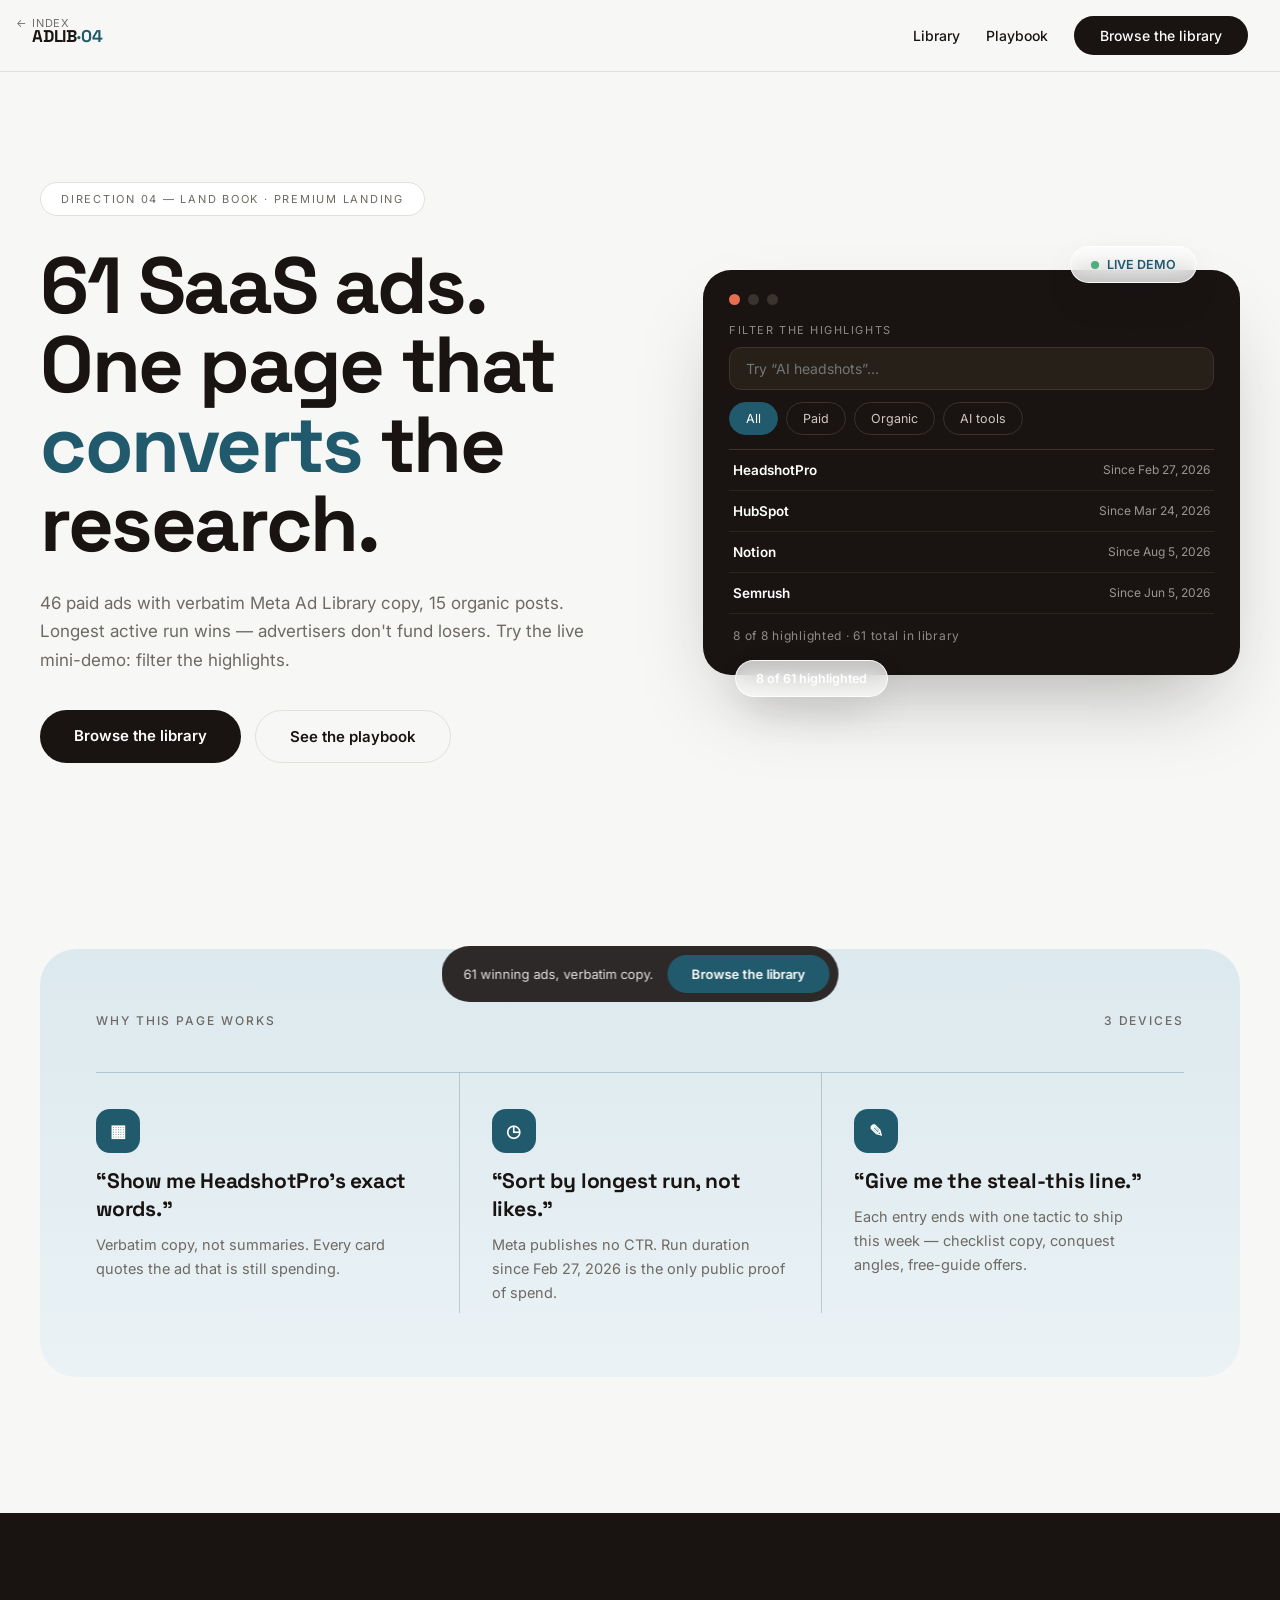
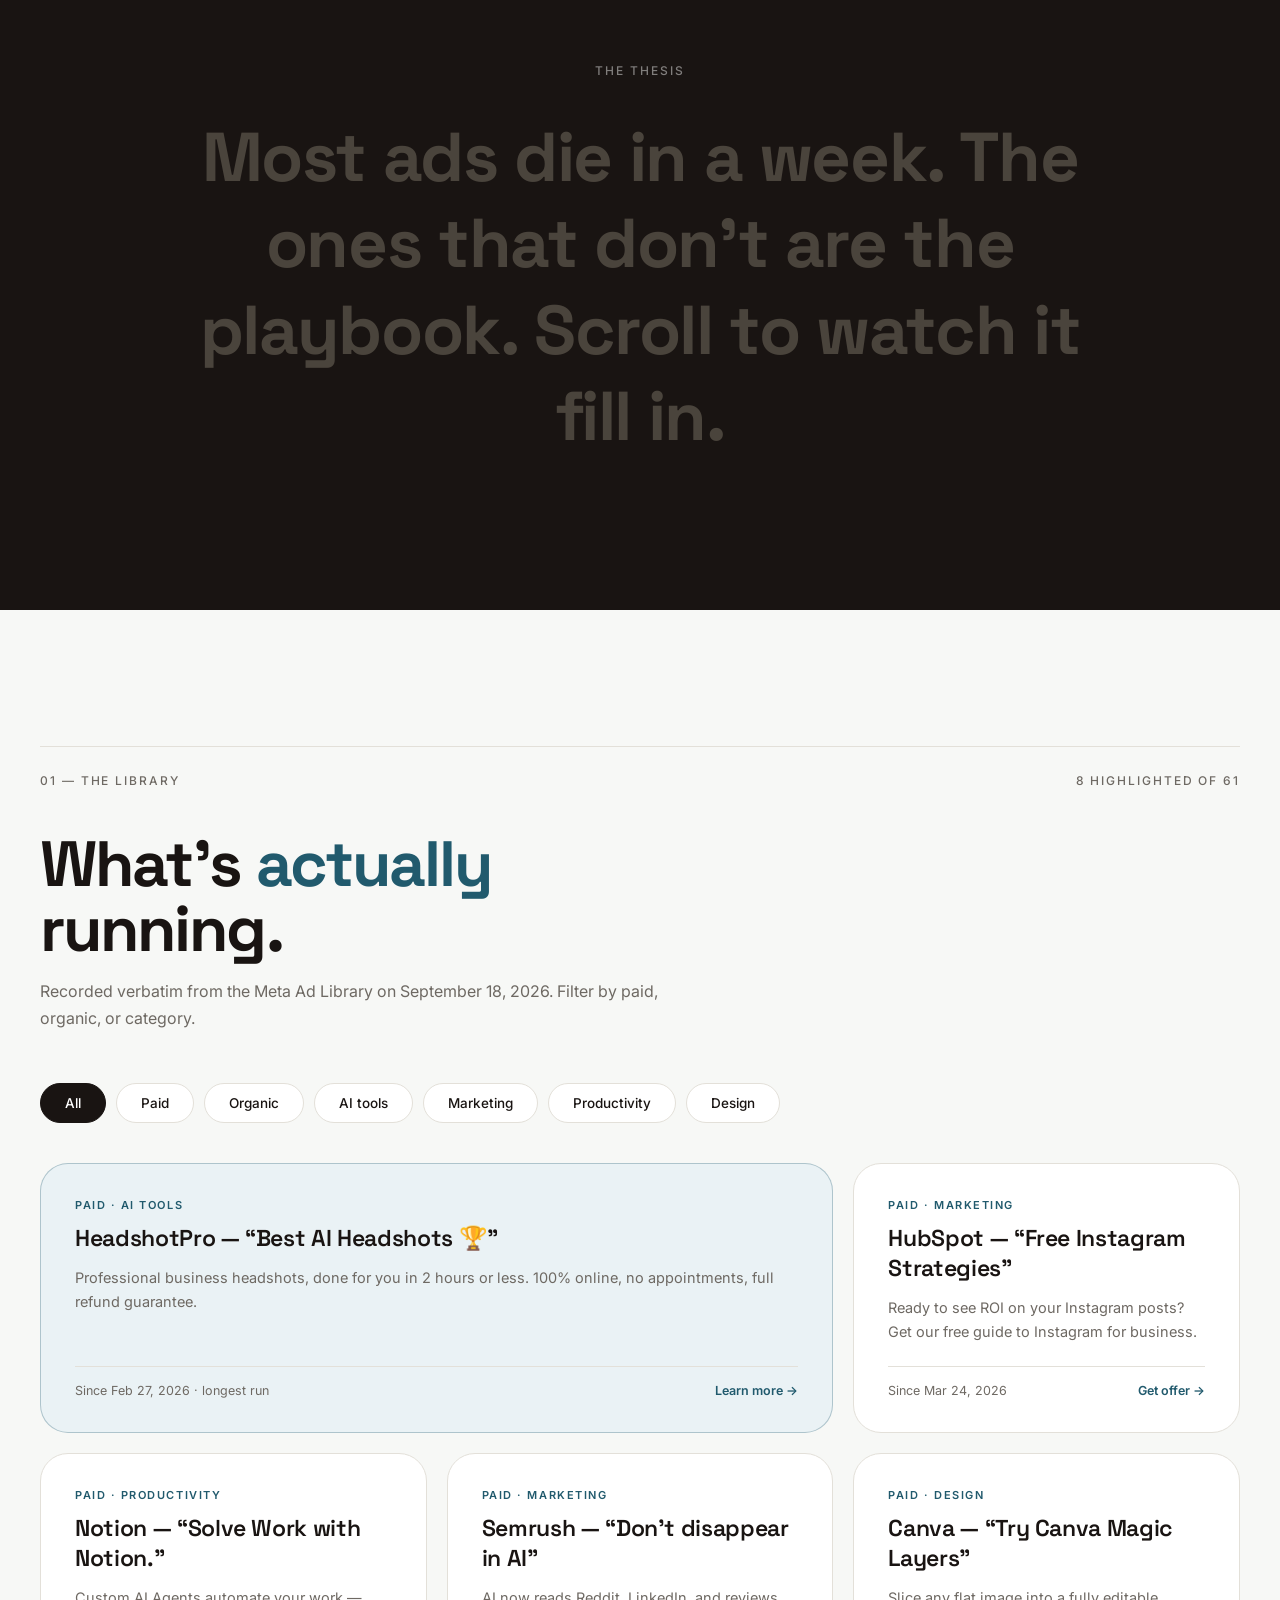
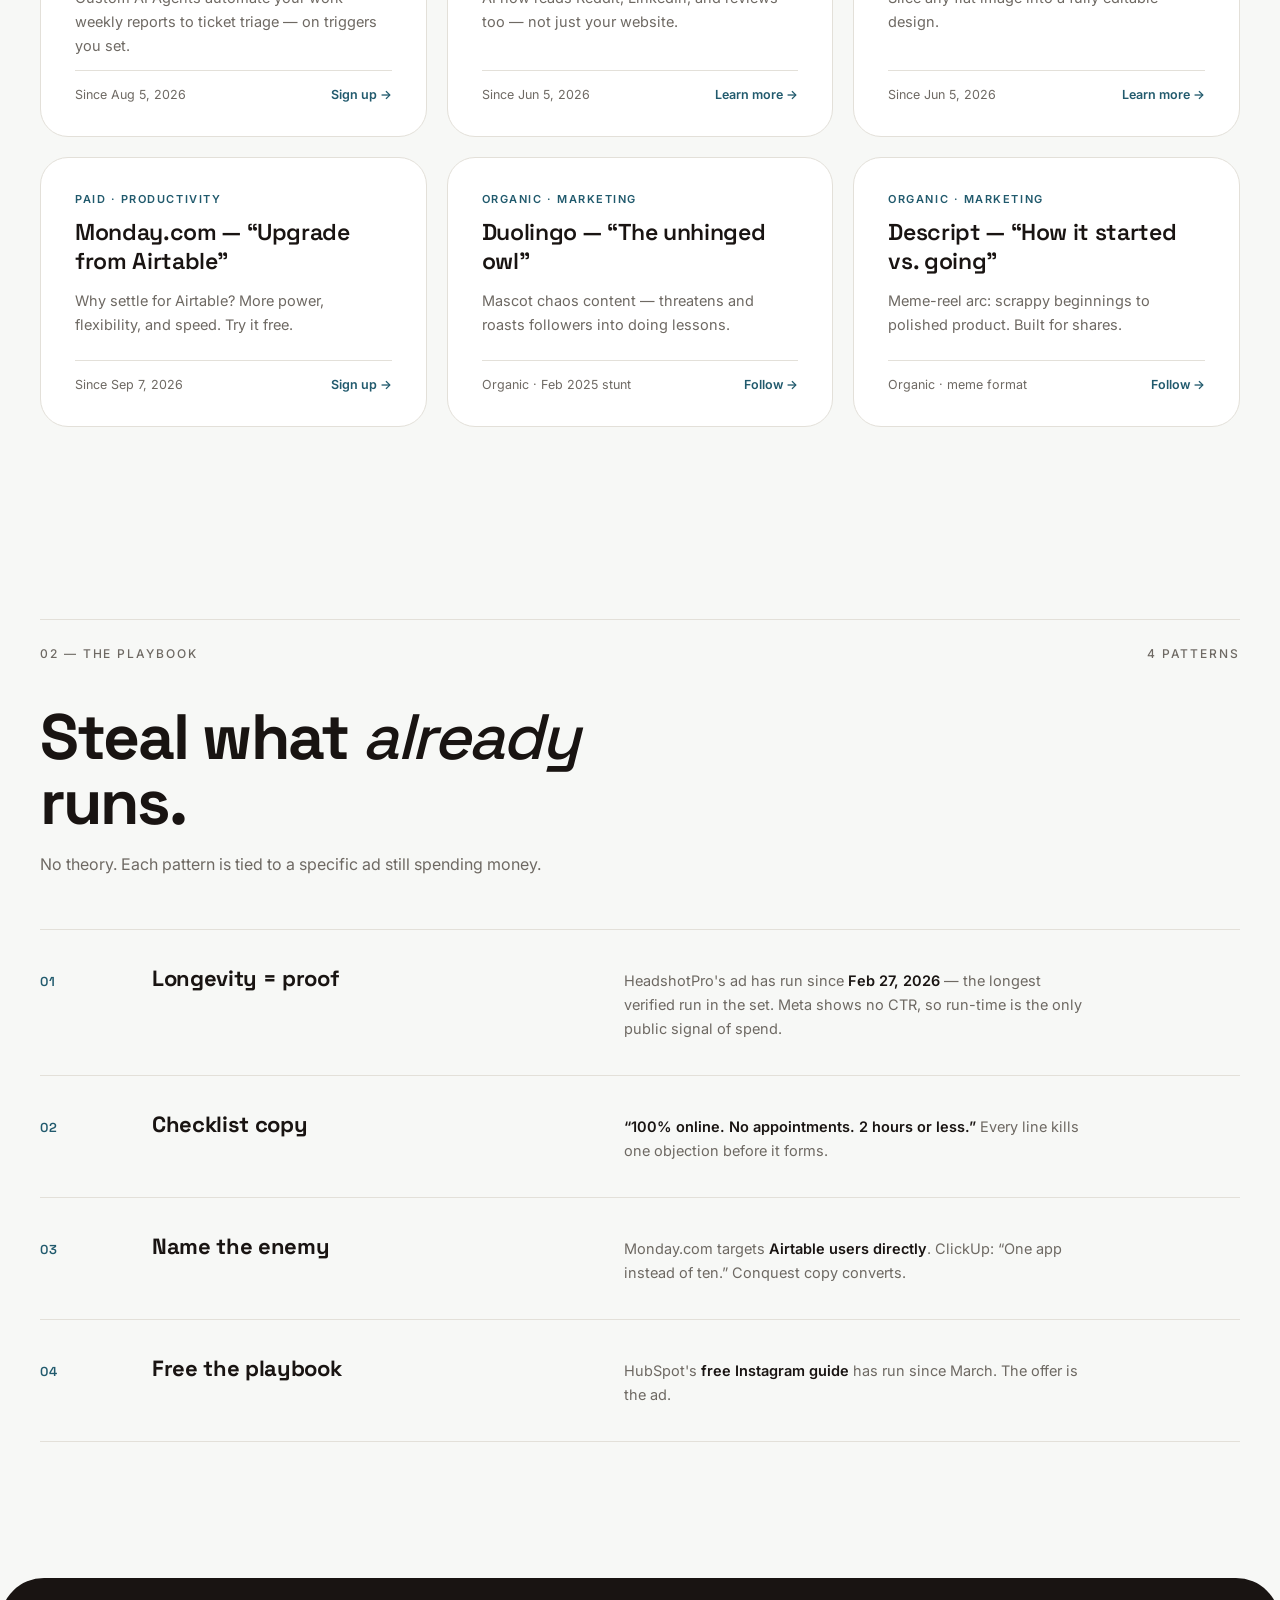
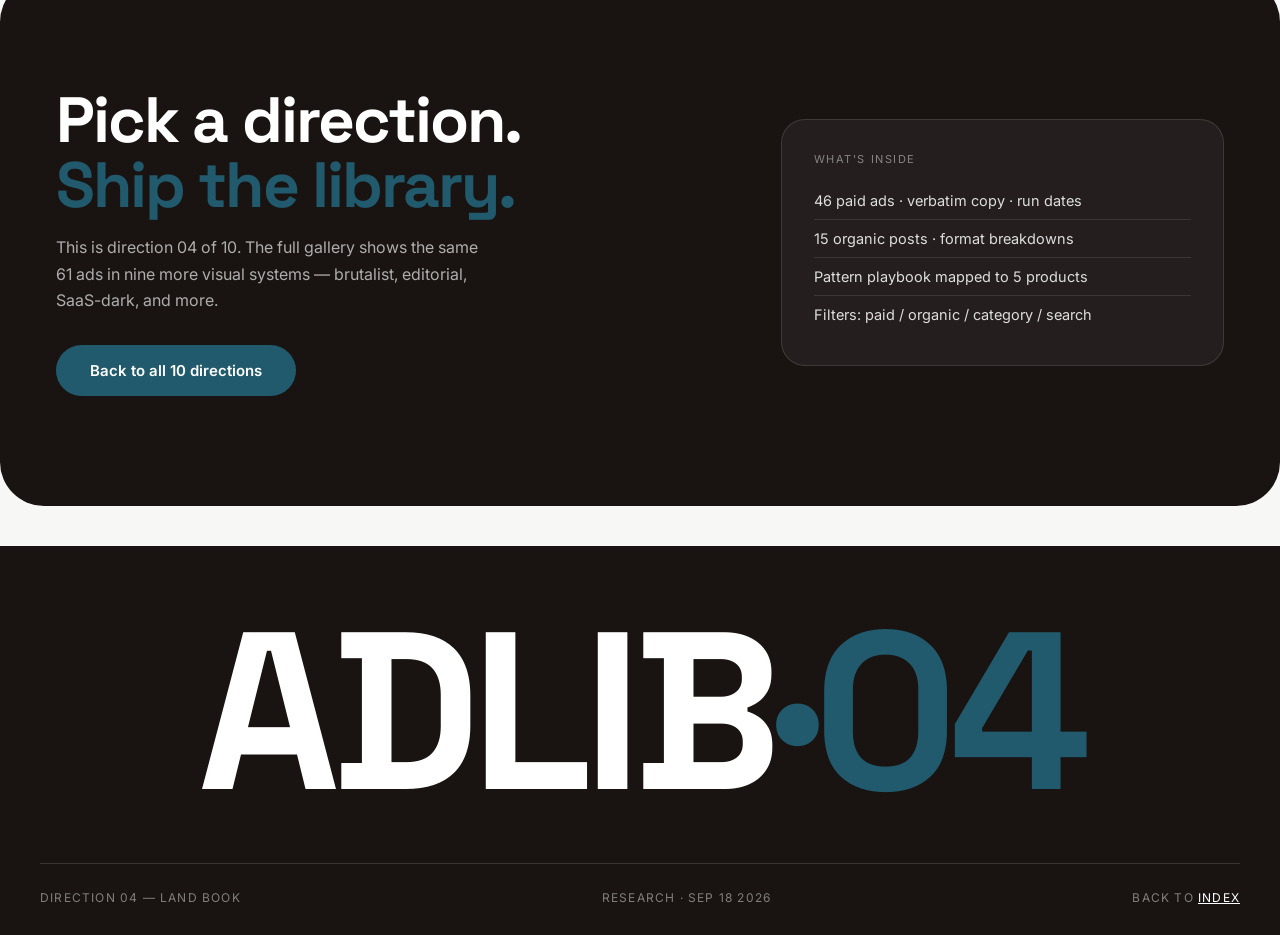
<file: designs/land-book.html>
<!DOCTYPE html>
<html lang="en">
<head>
<meta charset="UTF-8">
<meta name="viewport" content="width=device-width, initial-scale=1.0">
<title>04 — Land Book · The SaaS Ad Library</title>
<link rel="preconnect" href="https://fonts.googleapis.com">
<link href="https://fonts.googleapis.com/css2?family=Space+Grotesk:wght@500;600;700&family=Inter:wght@400;500;600&display=swap" rel="stylesheet">
<style>
*{margin:0;padding:0;box-sizing:border-box}
:root{--base:#F7F8F6;--ink:#191412;--mut:#6E6963;--line:#E3E0D9;--accent:#215A6D;--tint:#DCE9EE;--tint2:#EAF2F5;--dark:#191412}
body{background:var(--base);color:var(--ink);font-family:Inter,system-ui,sans-serif;-webkit-font-smoothing:antialiased;overflow-x:hidden}
a.back{position:fixed;top:16px;left:16px;z-index:70;font-size:11px;letter-spacing:.08em;color:var(--ink);text-decoration:none;opacity:.6}
.d{font-family:"Space Grotesk",Inter,sans-serif}
.micro{font-size:12px;letter-spacing:.16em;text-transform:uppercase;color:var(--mut);font-weight:500}
/* sticky mini nav */
nav{position:sticky;top:0;z-index:60;display:flex;justify-content:space-between;align-items:center;padding:16px 32px;background:rgba(247,248,246,.82);backdrop-filter:blur(14px);border-bottom:1px solid var(--line)}
nav .logo{font-family:"Space Grotesk";font-weight:700;font-size:17px;letter-spacing:-.01em}
nav .logo em{font-style:normal;color:var(--accent)}
nav .links{display:flex;gap:26px;align-items:center}
nav .links a{font-size:14px;font-weight:500;color:var(--ink);text-decoration:none}
nav .links a.hot{background:var(--ink);color:#fff;border-radius:100px;padding:11px 26px}
/* sticky floating pill */
.cta-bar{position:fixed;bottom:18px;left:50%;transform:translate(-50%,120px);z-index:65;display:flex;gap:14px;align-items:center;background:rgba(25,20,18,.9);backdrop-filter:blur(14px);border-radius:100px;padding:9px 9px 9px 22px;transition:transform .5s cubic-bezier(.22,1,.36,1)}
.cta-bar.show{transform:translate(-50%,0)}
.cta-bar span{font-size:13px;color:#fff;opacity:.85}
.cta-bar a{background:var(--accent);color:#fff;border-radius:100px;padding:11px 24px;font-size:13px;font-weight:600;text-decoration:none}
/* hero: split content left / mini-app right */
.hero{max-width:1280px;margin:0 auto;padding:110px 40px 90px;display:grid;grid-template-columns:1.05fr .95fr;gap:70px;align-items:center}
.badge{display:inline-block;font-size:11px;letter-spacing:.16em;text-transform:uppercase;border:1px solid var(--line);border-radius:100px;padding:9px 20px;color:var(--mut);margin-bottom:30px;background:#fff}
.hero h1{font-family:"Space Grotesk";font-weight:700;font-size:clamp(3rem,6.2vw,5.6rem);letter-spacing:-.03em;line-height:1.0}
.hero h1 .acc{color:var(--accent)}
.hero p.lede{color:var(--mut);font-size:17px;max-width:52ch;margin:26px 0 36px;line-height:1.65}
.hero .row{display:flex;gap:14px;flex-wrap:wrap}
.btn{background:var(--ink);color:#fff;border:none;border-radius:100px;padding:16px 34px;font-size:15px;font-weight:600;cursor:pointer;text-decoration:none;display:inline-block;transition:transform .25s}
.btn:hover{transform:scale(1.03)}
.btn.ghost{background:transparent;color:var(--ink);border:1px solid var(--line)}
/* interactive mini-widget in hero */
.widget{background:var(--dark);border-radius:28px;padding:10px;color:#fff;position:relative;box-shadow:0 40px 80px -30px rgba(25,20,18,.35)}
.widget .chrome{display:flex;gap:8px;padding:14px 16px 6px}
.widget .chrome i{width:11px;height:11px;border-radius:50%;background:#3a332e;display:block}
.widget .chrome i:first-child{background:#E76F51}
.widget .screen{padding:12px 16px 18px}
.widget .slabel{font-size:11px;letter-spacing:.14em;text-transform:uppercase;opacity:.5;margin-bottom:10px}
.widget .srow{display:flex;gap:8px;margin-bottom:12px}
.widget input{flex:1;background:#262019;border:1px solid #3a332e;color:#fff;border-radius:12px;padding:12px 16px;font-size:14px;font-family:Inter;outline:none}
.widget input:focus{border-color:var(--accent)}
.widget .wchips{display:flex;gap:8px;margin-bottom:14px;flex-wrap:wrap}
.widget .wchips button{background:transparent;border:1px solid #3a332e;color:#cfc9c2;border-radius:100px;padding:8px 16px;font-size:12.5px;cursor:pointer;font-family:Inter}
.widget .wchips button.on{background:var(--accent);border-color:var(--accent);color:#fff}
.widget .wres{border-top:1px solid #3a332e;min-height:150px}
.widget .wrow{display:flex;justify-content:space-between;gap:12px;padding:12px 4px;border-bottom:1px solid #2a251f;font-size:13.5px}
.widget .wrow b{font-weight:600}
.widget .wrow span{opacity:.55;font-size:12px;white-space:nowrap}
.widget .wfoot{padding:14px 4px 4px;font-size:12px;opacity:.5;letter-spacing:.06em}
/* floating glass chips */
.chip{position:absolute;background:rgba(255,255,255,.72);backdrop-filter:blur(12px);border:1px solid rgba(255,255,255,.9);border-radius:100px;padding:10px 20px;font-size:12.5px;font-weight:600;box-shadow:0 16px 40px -12px rgba(25,20,18,.25);white-space:nowrap;z-index:3}
.chip.c1{top:-24px;right:8%;color:var(--accent)}
.chip.c2{bottom:-22px;left:6%}
.chip.c1 i{display:inline-block;width:8px;height:8px;border-radius:50%;background:#4CAF7D;margin-right:8px}
/* section scaffolding */
section{max-width:1280px;margin:0 auto;padding:96px 40px}
.rule{border-top:1px solid var(--line);padding-top:26px;margin-bottom:44px;display:flex;justify-content:space-between;align-items:center}
h2{font-family:"Space Grotesk";font-weight:700;font-size:clamp(2.4rem,5vw,4.4rem);letter-spacing:-.03em;line-height:1.02;margin-bottom:16px;max-width:16ch}
h2 .acc{color:var(--accent)}
h2 .it{font-style:italic;font-weight:500}
.sec-sub{color:var(--mut);font-size:16px;max-width:62ch;line-height:1.65;margin-bottom:52px}
/* accent-tinted bento panel */
.tintbox{background:linear-gradient(180deg,var(--tint),var(--tint2));border-radius:36px;padding:64px 56px}
.feat3{display:grid;grid-template-columns:repeat(3,1fr);gap:0;border-top:1px solid rgba(33,90,109,.25)}
.feat{padding:36px 32px 8px;border-left:1px solid rgba(33,90,109,.25)}
.feat:first-child{border-left:none;padding-left:0}
.feat .q{font-family:"Space Grotesk";font-size:21px;font-weight:700;line-height:1.35;letter-spacing:-.01em;margin:14px 0 10px}
.feat p{font-size:14.5px;color:var(--mut);line-height:1.65}
.feat .ic{display:inline-flex;align-items:center;justify-content:center;width:44px;height:44px;border-radius:14px;background:var(--accent);color:#fff;font-family:"Space Grotesk";font-weight:700;font-size:17px}
/* dark interlude band with scroll-fill */
.interlude{background:var(--dark);color:#fff;margin:40px 0;padding:150px 40px;text-align:center}
.interlude .micro{color:rgba(255,255,255,.45);margin-bottom:36px;display:block}
#filltext{font-family:"Space Grotesk";font-weight:700;font-size:clamp(2rem,5.4vw,4.6rem);letter-spacing:-.02em;line-height:1.25;max-width:20ch;margin:0 auto}
#filltext span{color:#4a443c;transition:color .1s linear}
/* library cards */
.filters{display:flex;gap:10px;flex-wrap:wrap;margin-bottom:40px}
.filters button{font-size:13.5px;font-weight:500;padding:11px 24px;border-radius:100px;border:1px solid var(--line);background:#fff;color:var(--ink);cursor:pointer;font-family:Inter;transition:all .25s}
.filters button.on{background:var(--ink);color:#fff;border-color:var(--ink)}
.bento{display:grid;grid-template-columns:repeat(3,1fr);gap:20px}
.cell{background:#fff;border:1px solid var(--line);border-radius:28px;padding:34px;display:flex;flex-direction:column;gap:12px;min-height:270px;transition:transform .35s cubic-bezier(.22,1,.36,1),box-shadow .35s}
.cell:hover{transform:translateY(-6px);box-shadow:0 30px 60px -24px rgba(33,90,109,.25)}
.cell.big{grid-column:span 2;background:var(--tint2);border-color:rgba(33,90,109,.3)}
.cell .tag{font-size:11px;letter-spacing:.14em;text-transform:uppercase;color:var(--accent);font-weight:600}
.cell h3{font-family:"Space Grotesk";font-size:23px;font-weight:600;letter-spacing:-.015em;line-height:1.3}
.cell p{font-size:14.5px;color:var(--mut);line-height:1.65}
.cell .foot{margin-top:auto;display:flex;gap:14px;justify-content:space-between;align-items:center;border-top:1px solid var(--line);padding-top:16px;font-size:12.5px;color:var(--mut)}
.cell .cta{color:var(--accent);font-weight:600}
/* playbook rows with hairline dividers */
.plist{border-top:1px solid var(--line)}
.prow{display:grid;grid-template-columns:80px 1fr 1.4fr;gap:32px;padding:34px 0;border-bottom:1px solid var(--line);align-items:baseline}
.prow .n{font-family:"Space Grotesk";font-size:13px;letter-spacing:.1em;color:var(--accent);font-weight:600}
.prow h4{font-family:"Space Grotesk";font-size:22px;font-weight:700;letter-spacing:-.015em}
.prow p{font-size:14.5px;color:var(--mut);line-height:1.65;max-width:52ch}
.prow p b{color:var(--ink);font-weight:600}
/* dark closing CTA + giant footer wordmark */
.closing{background:var(--dark);color:#fff;border-radius:44px;margin:40px auto;max-width:1280px;padding:110px 56px;display:grid;grid-template-columns:1.2fr .8fr;gap:60px;align-items:center}
.closing h2{color:#fff;max-width:12ch}
.closing p{color:rgba(255,255,255,.65);font-size:16px;line-height:1.65;margin-bottom:32px;max-width:44ch}
.closing .btn{background:var(--accent)}
.closing .side{background:rgba(255,255,255,.05);border:1px solid rgba(255,255,255,.12);border-radius:24px;padding:32px}
.closing .side .slabel{font-size:11px;letter-spacing:.14em;text-transform:uppercase;color:rgba(255,255,255,.45);margin-bottom:16px}
.closing .side li{list-style:none;font-size:14.5px;padding:10px 0;border-bottom:1px solid rgba(255,255,255,.1);color:rgba(255,255,255,.85)}
.closing .side li:last-child{border-bottom:none}
footer{background:var(--dark);color:#fff;padding:60px 40px 30px;overflow:hidden}
footer .word{font-family:"Space Grotesk";font-weight:700;font-size:clamp(4rem,17.5vw,17rem);letter-spacing:-.04em;line-height:.95;text-align:center;color:#fff;margin-bottom:44px}
footer .word .acc{color:var(--accent)}
footer .cols{max-width:1280px;margin:0 auto;display:flex;justify-content:space-between;border-top:1px solid rgba(255,255,255,.14);padding-top:26px;font-size:12px;letter-spacing:.1em;text-transform:uppercase;color:rgba(255,255,255,.45)}
.rv{opacity:0;transform:translateY(30px);transition:opacity .7s cubic-bezier(.22,1,.36,1),transform .7s cubic-bezier(.22,1,.36,1)}
.rv.in{opacity:1;transform:none}
@media(max-width:980px){.hero{grid-template-columns:1fr}.feat3{grid-template-columns:1fr}.feat{border-left:none;border-top:1px solid rgba(33,90,109,.25);padding:28px 0}.feat:first-child{border-top:none}.bento{grid-template-columns:1fr}.cell.big{grid-column:span 1}.prow{grid-template-columns:1fr;gap:10px}.closing{grid-template-columns:1fr;margin:20px}.chip{display:none}}
</style>
</head>
<body>
<a class="back" href="index.html">← INDEX</a>

<nav>
  <div class="logo d">ADLIB<em>·04</em></div>
  <div class="links"><a href="#library">Library</a><a href="#playbook">Playbook</a><a class="hot" href="#library">Browse the library</a></div>
</nav>

<div class="cta-bar" id="ctabar"><span>61 winning ads, verbatim copy.</span><a href="#library">Browse the library</a></div>

<header class="hero">
  <div>
    <div class="badge">Direction 04 — Land Book · Premium landing</div>
    <h1>61 SaaS ads.<br>One page that <span class="acc">converts</span> the research.</h1>
    <p class="lede">46 paid ads with verbatim Meta Ad Library copy, 15 organic posts. Longest active run wins — advertisers don't fund losers. Try the live mini-demo: filter the highlights.</p>
    <div class="row"><a class="btn" href="#library">Browse the library</a><a class="btn ghost" href="#playbook">See the playbook</a></div>
  </div>
  <div class="widget" id="widget">
    <div class="chip c1" data-speed="0.06"><i></i>LIVE DEMO</div>
    <div class="chip c2" data-speed="-0.05">8 of 61 highlighted</div>
    <div class="chrome"><i></i><i></i><i></i></div>
    <div class="screen">
      <div class="slabel">Filter the highlights</div>
      <div class="srow"><input id="wq" type="text" placeholder="Try “AI headshots”…"></div>
      <div class="wchips" id="wchips">
        <button class="on" data-f="all">All</button><button data-f="paid">Paid</button><button data-f="organic">Organic</button><button data-f="AI tools">AI tools</button>
      </div>
      <div class="wres" id="wres"></div>
      <div class="wfoot" id="wfoot"></div>
    </div>
  </div>
</header>

<section>
  <div class="tintbox">
    <div class="rule" style="border-top:none;padding-top:0"><span class="micro">Why this page works</span><span class="micro">3 devices</span></div>
    <div class="feat3">
      <div class="feat rv"><span class="ic">▦</span><div class="q">“Show me HeadshotPro's <b>exact</b> words.”</div><p>Verbatim copy, not summaries. Every card quotes the ad that is still spending.</p></div>
      <div class="feat rv"><span class="ic">◷</span><div class="q">“Sort by <b>longest run</b>, not likes.”</div><p>Meta publishes no CTR. Run duration since Feb 27, 2026 is the only public proof of spend.</p></div>
      <div class="feat rv"><span class="ic">✎</span><div class="q">“Give me the <b>steal-this</b> line.”</div><p>Each entry ends with one tactic to ship this week — checklist copy, conquest angles, free-guide offers.</p></div>
    </div>
  </div>
</section>

<div class="interlude">
  <span class="micro">The thesis</span>
  <p id="filltext">Most ads die in a week. The ones that don't are the playbook. Scroll to watch it fill in.</p>
</div>

<section id="library">
  <div class="rule"><span class="micro">01 — The library</span><span class="micro">8 highlighted of 61</span></div>
  <h2 class="rv">What's <span class="acc">actually</span> running.</h2>
  <p class="sec-sub rv">Recorded verbatim from the Meta Ad Library on September 18, 2026. Filter by paid, organic, or category.</p>
  <div class="filters rv" id="filters">
    <button class="on" data-f="all">All</button><button data-f="paid">Paid</button><button data-f="organic">Organic</button>
    <button data-f="AI tools">AI tools</button><button data-f="marketing">Marketing</button><button data-f="productivity">Productivity</button><button data-f="design">Design</button>
  </div>
  <div class="bento" id="bento"></div>
</section>

<section id="playbook">
  <div class="rule"><span class="micro">02 — The playbook</span><span class="micro">4 patterns</span></div>
  <h2 class="rv">Steal what <span class="it">already</span> runs.</h2>
  <p class="sec-sub rv">No theory. Each pattern is tied to a specific ad still spending money.</p>
  <div class="plist">
    <div class="prow rv"><span class="n">01</span><h4>Longevity = proof</h4><p>HeadshotPro's ad has run since <b>Feb 27, 2026</b> — the longest verified run in the set. Meta shows no CTR, so run-time is the only public signal of spend.</p></div>
    <div class="prow rv"><span class="n">02</span><h4>Checklist copy</h4><p><b>“100% online. No appointments. 2 hours or less.”</b> Every line kills one objection before it forms.</p></div>
    <div class="prow rv"><span class="n">03</span><h4>Name the enemy</h4><p>Monday.com targets <b>Airtable users directly</b>. ClickUp: “One app instead of ten.” Conquest copy converts.</p></div>
    <div class="prow rv"><span class="n">04</span><h4>Free the playbook</h4><p>HubSpot's <b>free Instagram guide</b> has run since March. The offer is the ad.</p></div>
  </div>
</section>

<div class="closing rv">
  <div>
    <h2>Pick a direction. <span class="acc">Ship the library.</span></h2>
    <p>This is direction 04 of 10. The full gallery shows the same 61 ads in nine more visual systems — brutalist, editorial, SaaS-dark, and more.</p>
    <a class="btn" href="index.html">Back to all 10 directions</a>
  </div>
  <div class="side">
    <div class="slabel">What's inside</div>
    <ul>
      <li>46 paid ads · verbatim copy · run dates</li>
      <li>15 organic posts · format breakdowns</li>
      <li>Pattern playbook mapped to 5 products</li>
      <li>Filters: paid / organic / category / search</li>
    </ul>
  </div>
</div>

<footer>
  <div class="word d">ADLIB<span class="acc">·04</span></div>
  <div class="cols"><span>Direction 04 — Land Book</span><span>Research · Sep 18 2026</span><span>Back to <a href="index.html" style="color:#fff">index</a></span></div>
</footer>

<script>
const ADS=[
{b:"HeadshotPro",t:"paid",c:"AI tools",big:1,h:"Best AI Headshots 🏆",x:"Professional business headshots, done for you in 2 hours or less. 100% online, no appointments, full refund guarantee.",cta:"Learn more",r:"Since Feb 27, 2026 · longest run"},
{b:"HubSpot",t:"paid",c:"marketing",h:"Free Instagram Strategies",x:"Ready to see ROI on your Instagram posts? Get our free guide to Instagram for business.",cta:"Get offer",r:"Since Mar 24, 2026"},
{b:"Notion",t:"paid",c:"productivity",h:"Solve Work with Notion.",x:"Custom AI Agents automate your work — weekly reports to ticket triage — on triggers you set.",cta:"Sign up",r:"Since Aug 5, 2026"},
{b:"Semrush",t:"paid",c:"marketing",h:"Don't disappear in AI",x:"AI now reads Reddit, LinkedIn, and reviews too — not just your website.",cta:"Learn more",r:"Since Jun 5, 2026"},
{b:"Canva",t:"paid",c:"design",h:"Try Canva Magic Layers",x:"Slice any flat image into a fully editable design.",cta:"Learn more",r:"Since Jun 5, 2026"},
{b:"Monday.com",t:"paid",c:"productivity",h:"Upgrade from Airtable",x:"Why settle for Airtable? More power, flexibility, and speed. Try it free.",cta:"Sign up",r:"Since Sep 7, 2026"},
{b:"Duolingo",t:"organic",c:"marketing",h:"The unhinged owl",x:"Mascot chaos content — threatens and roasts followers into doing lessons.",cta:"Follow",r:"Organic · Feb 2025 stunt"},
{b:"Descript",t:"organic",c:"marketing",h:"How it started vs. going",x:"Meme-reel arc: scrappy beginnings to polished product. Built for shares.",cta:"Follow",r:"Organic · meme format"}
];
const bent=document.getElementById('bento');
ADS.forEach(a=>{
  const d=document.createElement('div');d.className='cell rv'+(a.big?' big':'');d.dataset.t=a.t;d.dataset.c=a.c;
  d.innerHTML=`<div class="tag">${a.t} · ${a.c}</div><h3>${a.b} — “${a.h}”</h3><p>${a.x}</p><div class="foot"><span>${a.r}</span><span class="cta">${a.cta} →</span></div>`;
  bent.appendChild(d);
});
document.getElementById('filters').addEventListener('click',e=>{
  if(e.target.tagName!=='BUTTON')return;
  document.querySelectorAll('#filters button').forEach(b=>b.classList.remove('on'));
  e.target.classList.add('on');const f=e.target.dataset.f;
  document.querySelectorAll('.cell').forEach(c=>{c.style.display=(f==='all'||c.dataset.t===f||c.dataset.c===f)?'flex':'none'});
});
/* hero mini-widget */
const wq=document.getElementById('wq'),wres=document.getElementById('wres'),wfoot=document.getElementById('wfoot');
let wf='all';
function wrender(){
  const q=wq.value.trim().toLowerCase();
  const list=ADS.filter(a=>(wf==='all'||a.t===wf||a.c===wf)&&(!q||(a.b+' '+a.h+' '+a.x).toLowerCase().includes(q)));
  wres.innerHTML=list.length?list.slice(0,4).map(a=>`<div class="wrow"><b>${a.b}</b><span>${a.r.split('·')[0].trim()}</span></div>`).join(''):'<div class="wrow"><span>No matches — try “AI”.</span></div>';
  wfoot.textContent=`${list.length} of 8 highlighted · 61 total in library`;
}
wq.addEventListener('input',wrender);
document.getElementById('wchips').addEventListener('click',e=>{
  if(e.target.tagName!=='BUTTON')return;
  document.querySelectorAll('#wchips button').forEach(b=>b.classList.remove('on'));
  e.target.classList.add('on');wf=e.target.dataset.f;wrender();
});
wrender();
/* scroll-fill statement */
const ft=document.getElementById('filltext');
ft.innerHTML=ft.textContent.trim().split(/\s+/).map(w=>`<span>${w}</span>`).join(' ');
const words=ft.querySelectorAll('span');
(function fillLoop(){
  const r=ft.getBoundingClientRect();
  const p=Math.min(1,Math.max(0,(innerHeight*0.75-r.top)/(r.height*0.9)));
  words.forEach((w,i)=>{w.style.color=(i/words.length)<p?'#ffffff':'#4a443c'});
  requestAnimationFrame(fillLoop);
})();
/* chip parallax */
const chips=document.querySelectorAll('.chip');
addEventListener('scroll',()=>{
  document.getElementById('ctabar').classList.toggle('show',scrollY>700);
  const y=scrollY;
  chips.forEach(c=>{c.style.transform=`translateY(${y*parseFloat(c.dataset.speed)}px)`});
},{passive:true});
/* reveals */
const io=new IntersectionObserver(es=>es.forEach(e=>{if(e.isIntersecting){e.target.classList.add('in');io.unobserve(e.target)}}),{threshold:.1});
document.querySelectorAll('.rv').forEach(el=>io.observe(el));
</script>
</body>
</html>
</file>
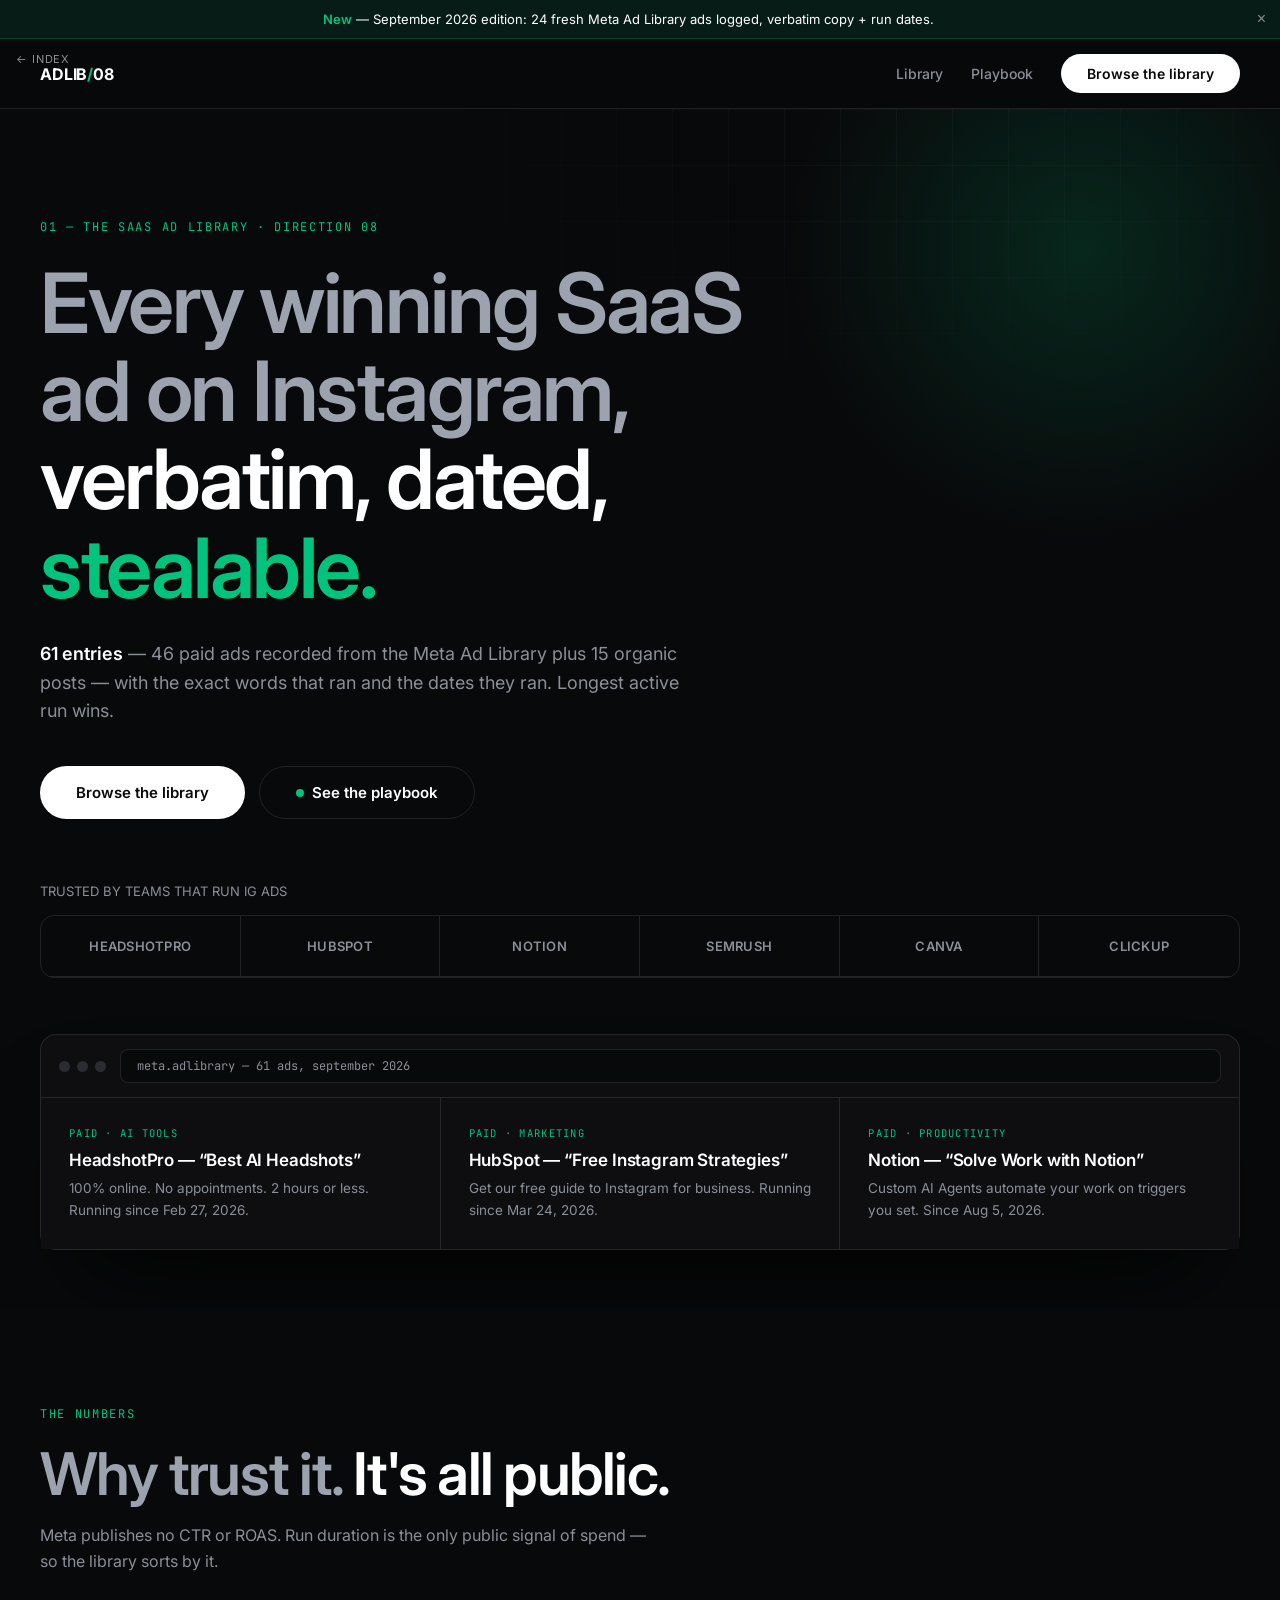
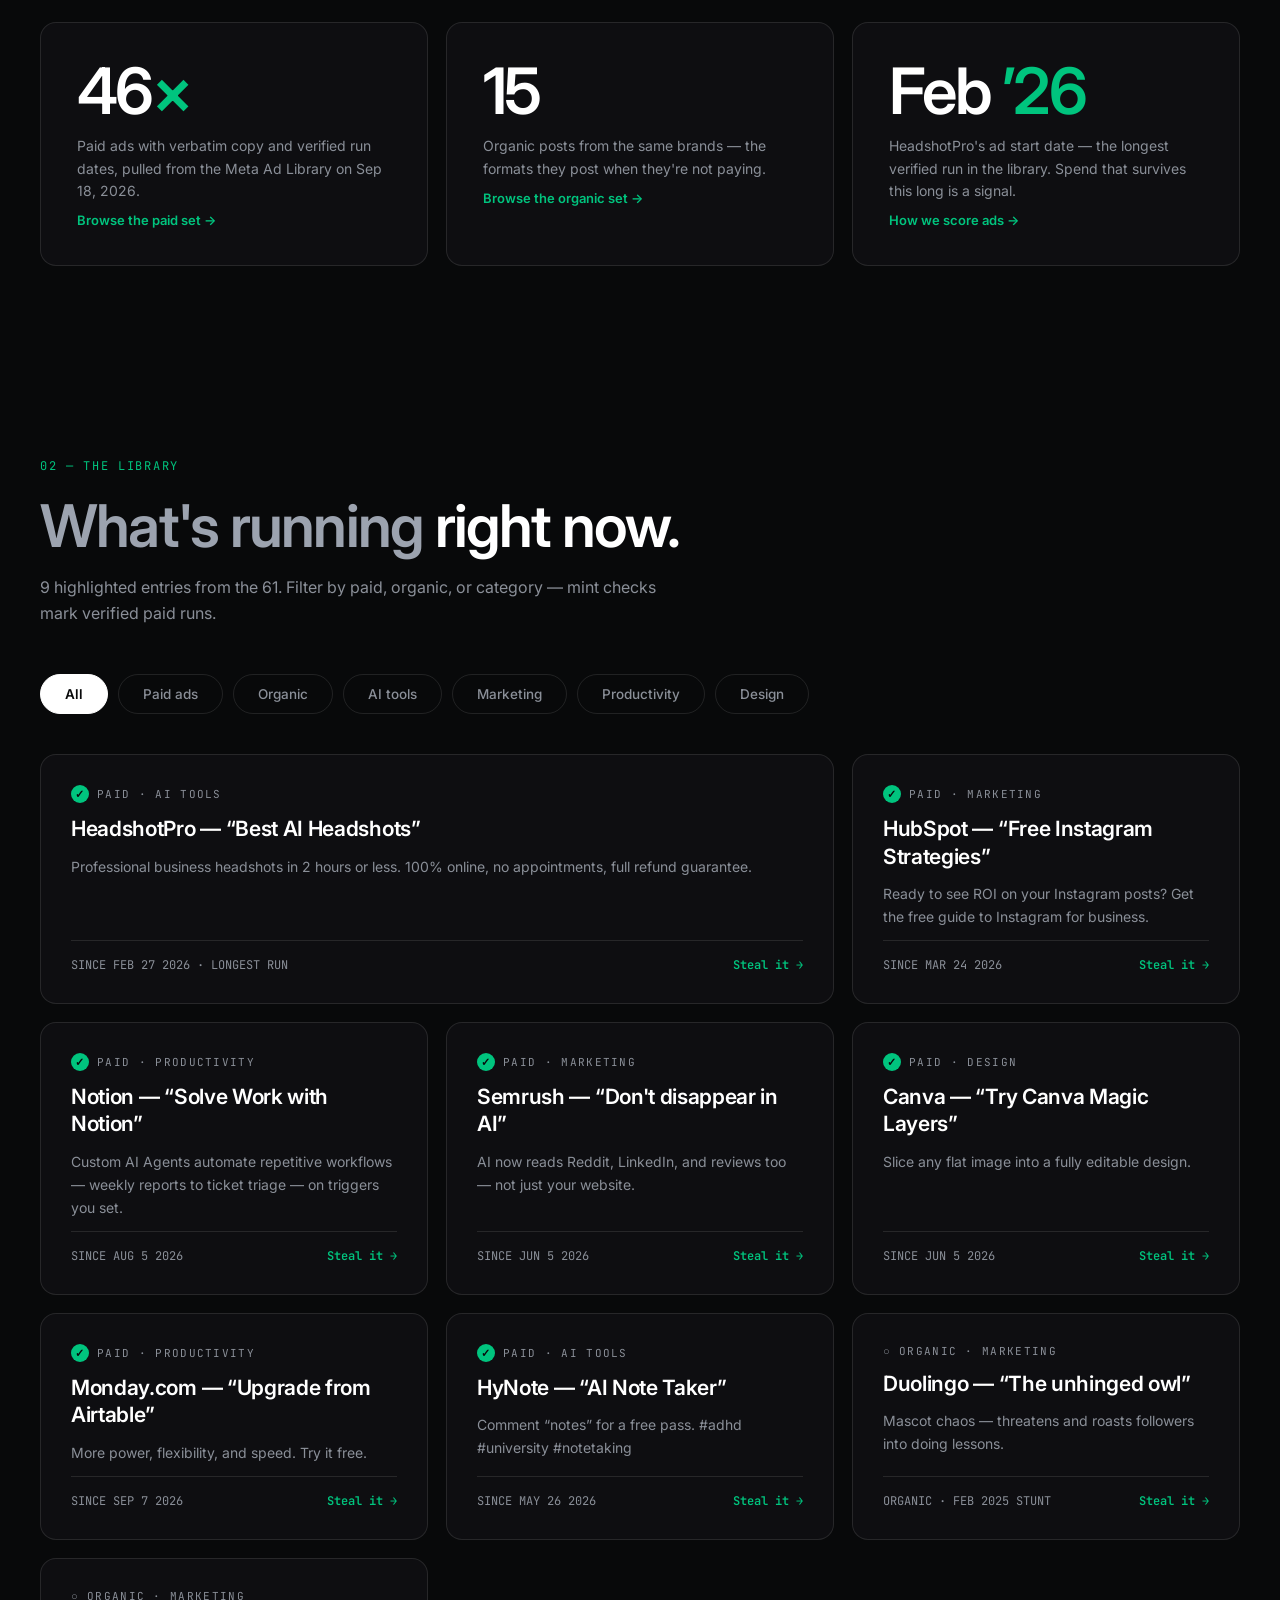
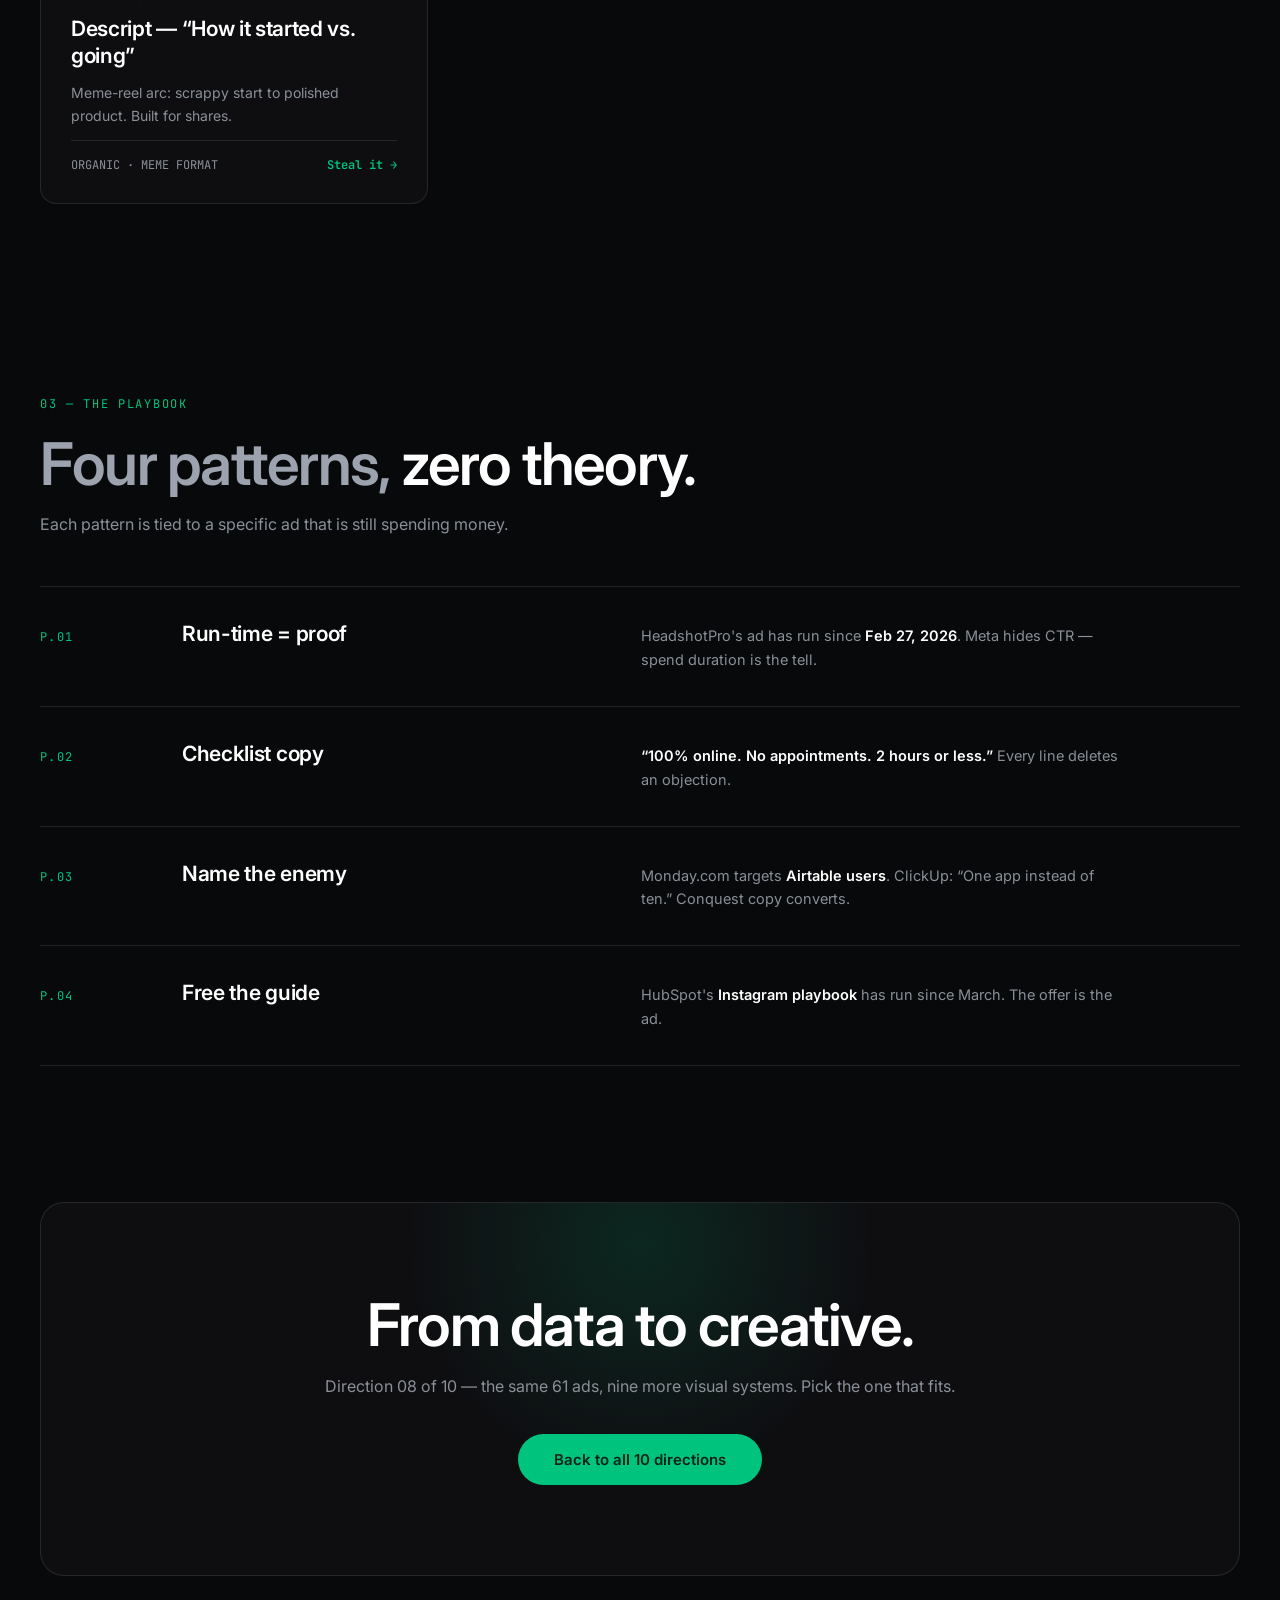
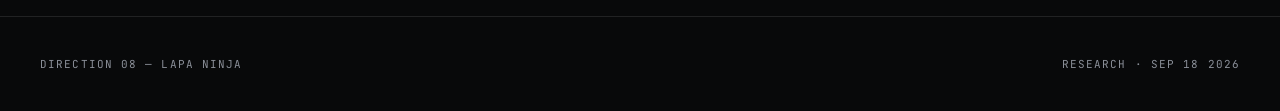
<file: designs/lapa-ninja.html>
<!DOCTYPE html>
<html lang="en">
<head>
<meta charset="UTF-8">
<meta name="viewport" content="width=device-width, initial-scale=1.0">
<title>08 — Lapa Ninja · The SaaS Ad Library</title>
<link rel="preconnect" href="https://fonts.googleapis.com">
<link href="https://fonts.googleapis.com/css2?family=Inter:wght@400;500;600;700&family=JetBrains+Mono:wght@400;500&display=swap" rel="stylesheet">
<style>
*{margin:0;padding:0;box-sizing:border-box}
:root{--bg:#08090A;--card:#0E0E11;--ink:#FFFFFF;--sec:#8A8F98;--lead:#9CA3AF;--line:rgba(255,255,255,.1);--mint:#00C47E;--mono:"JetBrains Mono",ui-monospace,monospace}
body{background:var(--bg);color:var(--ink);font-family:Inter,system-ui,sans-serif;-webkit-font-smoothing:antialiased;overflow-x:hidden}
a.back{position:fixed;top:52px;left:16px;z-index:70;font-size:11px;letter-spacing:.08em;color:var(--ink);text-decoration:none;opacity:.55}
/* announcement bar */
.abar{background:rgba(0,196,126,.1);border-bottom:1px solid rgba(0,196,126,.25);color:#fff;font-size:13px;text-align:center;padding:11px 40px 11px 16px;position:relative}
.abar b{color:var(--mint);font-weight:600}
.abar button{position:absolute;right:14px;top:50%;transform:translateY(-50%);background:none;border:none;color:var(--sec);font-size:16px;cursor:pointer}
/* nav */
nav{position:sticky;top:0;z-index:60;display:flex;justify-content:space-between;align-items:center;padding:15px 40px;background:rgba(8,9,10,.72);backdrop-filter:blur(16px);border-bottom:1px solid var(--line)}
nav .logo{font-weight:700;font-size:16px;letter-spacing:-.01em}
nav .logo em{font-style:normal;color:var(--mint)}
nav .links{display:flex;gap:28px;align-items:center}
nav .links a{font-size:14px;font-weight:500;color:var(--sec);text-decoration:none;transition:color .2s}
nav .links a:hover{color:#fff}
nav .links a.hot{background:#fff;color:#08090A;border-radius:100px;padding:11px 26px;font-weight:600}
/* hero */
.hero{position:relative;max-width:1280px;margin:0 auto;padding:110px 40px 60px;overflow:hidden}
.hero::before{content:"";position:absolute;top:-180px;right:-120px;width:640px;height:640px;background:radial-gradient(circle,rgba(0,196,126,.16),transparent 65%);pointer-events:none}
.hero::after{content:"";position:absolute;inset:0;background-image:linear-gradient(rgba(255,255,255,.035) 1px,transparent 1px),linear-gradient(90deg,rgba(255,255,255,.035) 1px,transparent 1px);background-size:56px 56px;mask-image:radial-gradient(700px 420px at 70% 0%,#000,transparent 75%);pointer-events:none}
.eyebrow{font-family:var(--mono);font-size:12px;letter-spacing:.14em;text-transform:uppercase;color:var(--mint);margin-bottom:24px;position:relative;z-index:2}
.hero h1{font-size:clamp(3rem,6.5vw,6rem);font-weight:600;letter-spacing:-.03em;line-height:1.06;max-width:14ch;position:relative;z-index:2}
.hero h1 .gray{color:var(--lead)}
.hero h1 .acc{color:var(--mint)}
.sub{font-size:18px;color:var(--sec);max-width:60ch;margin:28px 0 40px;line-height:1.6;position:relative;z-index:2}
.sub b{color:#fff;font-weight:600}
.ctas{display:flex;gap:14px;flex-wrap:wrap;position:relative;z-index:2}
.btn{background:#fff;color:#08090A;border:none;border-radius:100px;padding:16px 36px;font-size:15px;font-weight:600;cursor:pointer;text-decoration:none;display:inline-flex;align-items:center;gap:8px}
.btn.ghost{background:transparent;color:#fff;border:1px solid var(--line)}
.btn.ghost .dot{width:8px;height:8px;border-radius:50%;background:var(--mint)}
/* logo wall */
.wall{margin-top:64px;position:relative;z-index:2}
.wall .cap{font-size:13px;color:var(--sec);margin-bottom:16px}
.wallgrid{display:grid;grid-template-columns:repeat(6,1fr);border:1px solid var(--line);border-radius:14px;overflow:hidden}
.wcell{padding:22px 10px;text-align:center;font-size:13px;font-weight:600;color:var(--sec);border-right:1px solid var(--line);border-bottom:1px solid var(--line);transition:all .25s;letter-spacing:.02em}
.wcell:nth-child(6n){border-right:none}
.wcell:nth-child(n+7){border-bottom:none}
.wcell:hover{color:var(--mint);background:rgba(0,196,126,.05)}
/* browser-chrome product visual */
.browser{margin-top:56px;border:1px solid var(--line);border-radius:16px;background:var(--card);position:relative;z-index:2;box-shadow:0 60px 100px -40px rgba(0,0,0,.8)}
.browser .bar{display:flex;align-items:center;gap:14px;padding:14px 18px;border-bottom:1px solid var(--line)}
.browser .dots{display:flex;gap:7px}
.browser .dots i{width:11px;height:11px;border-radius:50%;background:#2a2c31;display:block}
.browser .url{flex:1;background:#08090A;border:1px solid var(--line);border-radius:8px;font-family:var(--mono);font-size:12px;color:var(--sec);padding:8px 16px}
.browser .rows{display:grid;grid-template-columns:repeat(3,1fr);gap:1px;background:var(--line)}
.brow{background:var(--card);padding:28px}
.brow .rtag{font-family:var(--mono);font-size:10.5px;letter-spacing:.12em;color:var(--mint);text-transform:uppercase;margin-bottom:10px}
.brow h4{font-size:17px;font-weight:600;letter-spacing:-.01em;margin-bottom:8px}
.brow p{font-size:13.5px;color:var(--sec);line-height:1.6}
/* sections */
section{max-width:1280px;margin:0 auto;padding:96px 40px}
.seceye{font-family:var(--mono);font-size:12px;letter-spacing:.14em;text-transform:uppercase;color:var(--mint);margin-bottom:20px}
h2{font-size:clamp(2.2rem,4.6vw,3.8rem);font-weight:600;letter-spacing:-.03em;line-height:1.1;margin-bottom:16px;max-width:18ch}
h2 .gray{color:var(--lead)}
.sec-sub{color:var(--sec);font-size:16px;max-width:62ch;line-height:1.6;margin-bottom:48px}
/* stat proof cards */
.stats{display:grid;grid-template-columns:repeat(3,1fr);gap:18px}
.stat{background:var(--card);border:1px solid var(--line);border-radius:16px;padding:36px}
.stat .big{font-size:64px;font-weight:600;letter-spacing:-.04em;color:#fff;line-height:1}
.stat .big em{font-style:normal;color:var(--mint)}
.stat p{color:var(--sec);font-size:14px;margin-top:12px;line-height:1.6}
.stat a{color:var(--mint);font-size:13px;font-weight:600;text-decoration:none;display:inline-block;margin-top:10px}
/* filter chips */
.filters{display:flex;gap:10px;flex-wrap:wrap;margin-bottom:40px}
.filters button{font-size:13.5px;font-weight:500;padding:11px 24px;border-radius:100px;border:1px solid var(--line);background:transparent;color:var(--sec);cursor:pointer;font-family:Inter;transition:all .25s}
.filters button.on{background:#fff;color:#08090A;border-color:#fff;font-weight:600}
/* ad cards */
.cards{display:grid;grid-template-columns:repeat(3,1fr);gap:18px}
.card{background:var(--card);border:1px solid var(--line);border-radius:16px;padding:30px;display:flex;flex-direction:column;gap:12px;transition:transform .3s,border-color .3s}
.card:hover{transform:translateY(-5px);border-color:rgba(0,196,126,.4)}
.card.big{grid-column:span 2}
.card .tag{font-family:var(--mono);font-size:11px;letter-spacing:.12em;text-transform:uppercase;color:var(--sec);display:flex;align-items:center;gap:8px}
.card .tag .vcheck{display:inline-flex;align-items:center;justify-content:center;width:18px;height:18px;border-radius:50%;background:var(--mint);color:#08090A;font-size:11px;font-weight:700}
.card h3{font-size:21px;font-weight:600;letter-spacing:-.015em;line-height:1.3}
.card p{font-size:14px;color:var(--sec);line-height:1.65}
.card .foot{margin-top:auto;display:flex;gap:14px;justify-content:space-between;align-items:center;border-top:1px solid var(--line);padding-top:16px;font-size:12px;color:var(--sec);font-family:var(--mono)}
.card .go{color:var(--mint);font-weight:600}
/* playbook rows */
.plist{border-top:1px solid var(--line)}
.prow{display:grid;grid-template-columns:110px 1fr 1.4fr;gap:32px;padding:34px 0;border-bottom:1px solid var(--line);align-items:baseline}
.prow .n{font-family:var(--mono);font-size:12px;letter-spacing:.12em;color:var(--mint)}
.prow h4{font-size:21px;font-weight:600;letter-spacing:-.015em}
.prow p{font-size:14.5px;color:var(--sec);line-height:1.65;max-width:54ch}
.prow p b{color:#fff;font-weight:600}
/* final cta */
.final{max-width:1280px;margin:40px auto;padding:0 40px}
.finalbox{background:var(--card);border:1px solid var(--line);border-radius:24px;padding:90px 56px;text-align:center;position:relative;overflow:hidden}
.finalbox::before{content:"";position:absolute;top:-160px;left:50%;transform:translateX(-50%);width:600px;height:400px;background:radial-gradient(circle,rgba(0,196,126,.14),transparent 65%);pointer-events:none}
.finalbox h2{max-width:none;position:relative}
.finalbox p{color:var(--sec);font-size:16px;margin:18px 0 38px;position:relative}
.finalbox .btn{background:var(--mint);color:#06231a;position:relative}
footer{max-width:1280px;margin:0 auto;padding:40px;display:flex;justify-content:space-between;border-top:1px solid var(--line);font-family:var(--mono);font-size:11px;letter-spacing:.1em;text-transform:uppercase;color:var(--sec)}
.rv{opacity:0;transform:translateY(28px);transition:opacity .65s cubic-bezier(.22,1,.36,1),transform .65s cubic-bezier(.22,1,.36,1)}
.rv.in{opacity:1;transform:none}
@media(max-width:980px){.cards,.stats{grid-template-columns:1fr}.card.big{grid-column:span 1}.wallgrid{grid-template-columns:repeat(3,1fr)}.wcell:nth-child(6n){border-right:1px solid var(--line)}.wcell:nth-child(3n){border-right:none}.browser .rows{grid-template-columns:1fr}.prow{grid-template-columns:1fr;gap:10px}}
</style>
</head>
<body>
<a class="back" href="index.html">← INDEX</a>

<div class="abar" id="abar"><b>New</b> — September 2026 edition: 24 fresh Meta Ad Library ads logged, verbatim copy + run dates. <button id="abarx" aria-label="dismiss">×</button></div>

<nav>
  <div class="logo">ADLIB<em>/</em>08</div>
  <div class="links"><a href="#library">Library</a><a href="#playbook">Playbook</a><a class="hot" href="#library">Browse the library</a></div>
</nav>

<header class="hero">
  <div class="eyebrow">01 — The SaaS ad library · Direction 08</div>
  <h1><span class="gray">Every winning SaaS ad on Instagram,</span> verbatim, dated, <span class="acc">stealable.</span></h1>
  <p class="sub"><b>61 entries</b> — 46 paid ads recorded from the Meta Ad Library plus 15 organic posts — with the exact words that ran and the dates they ran. Longest active run wins.</p>
  <div class="ctas"><a class="btn" href="#library">Browse the library</a><a class="btn ghost" href="#playbook"><span class="dot"></span>See the playbook</a></div>

  <div class="wall">
    <div class="cap">TRUSTED BY TEAMS THAT RUN IG ADS</div>
    <div class="wallgrid">
      <div class="wcell">HEADSHOTPRO</div><div class="wcell">HUBSPOT</div><div class="wcell">NOTION</div><div class="wcell">SEMRUSH</div><div class="wcell">CANVA</div><div class="wcell">CLICKUP</div>
    </div>
  </div>

  <div class="browser">
    <div class="bar"><div class="dots"><i></i><i></i><i></i></div><div class="url">meta.adlibrary — 61 ads, september 2026</div></div>
    <div class="rows">
      <div class="brow"><div class="rtag">Paid · AI tools</div><h4>HeadshotPro — “Best AI Headshots”</h4><p>100% online. No appointments. 2 hours or less. Running since Feb 27, 2026.</p></div>
      <div class="brow"><div class="rtag">Paid · Marketing</div><h4>HubSpot — “Free Instagram Strategies”</h4><p>Get our free guide to Instagram for business. Running since Mar 24, 2026.</p></div>
      <div class="brow"><div class="rtag">Paid · Productivity</div><h4>Notion — “Solve Work with Notion”</h4><p>Custom AI Agents automate your work on triggers you set. Since Aug 5, 2026.</p></div>
    </div>
  </div>
</header>

<section>
  <div class="seceye">The numbers</div>
  <h2 class="rv"><span class="gray">Why trust it.</span> It's all public.</h2>
  <p class="sec-sub rv">Meta publishes no CTR or ROAS. Run duration is the only public signal of spend — so the library sorts by it.</p>
  <div class="stats">
    <div class="stat rv"><div class="big">46<em>×</em></div><p>Paid ads with verbatim copy and verified run dates, pulled from the Meta Ad Library on Sep 18, 2026.</p><a href="#library">Browse the paid set →</a></div>
    <div class="stat rv"><div class="big">15</div><p>Organic posts from the same brands — the formats they post when they're not paying.</p><a href="#library">Browse the organic set →</a></div>
    <div class="stat rv"><div class="big">Feb <em>’26</em></div><p>HeadshotPro's ad start date — the longest verified run in the library. Spend that survives this long is a signal.</p><a href="#playbook">How we score ads →</a></div>
  </div>
</section>

<section id="library">
  <div class="seceye">02 — The library</div>
  <h2 class="rv"><span class="gray">What's running</span> right now.</h2>
  <p class="sec-sub rv">9 highlighted entries from the 61. Filter by paid, organic, or category — mint checks mark verified paid runs.</p>
  <div class="filters rv" id="filters">
    <button class="on" data-f="all">All</button><button data-f="paid">Paid ads</button><button data-f="organic">Organic</button>
    <button data-f="AI tools">AI tools</button><button data-f="marketing">Marketing</button><button data-f="productivity">Productivity</button><button data-f="design">Design</button>
  </div>
  <div class="cards" id="cards"></div>
</section>

<section id="playbook">
  <div class="seceye">03 — The playbook</div>
  <h2 class="rv"><span class="gray">Four patterns,</span> zero theory.</h2>
  <p class="sec-sub rv">Each pattern is tied to a specific ad that is still spending money.</p>
  <div class="plist">
    <div class="prow rv"><span class="n">P.01</span><h4>Run-time = proof</h4><p>HeadshotPro's ad has run since <b>Feb 27, 2026</b>. Meta hides CTR — spend duration is the tell.</p></div>
    <div class="prow rv"><span class="n">P.02</span><h4>Checklist copy</h4><p><b>“100% online. No appointments. 2 hours or less.”</b> Every line deletes an objection.</p></div>
    <div class="prow rv"><span class="n">P.03</span><h4>Name the enemy</h4><p>Monday.com targets <b>Airtable users</b>. ClickUp: “One app instead of ten.” Conquest copy converts.</p></div>
    <div class="prow rv"><span class="n">P.04</span><h4>Free the guide</h4><p>HubSpot's <b>Instagram playbook</b> has run since March. The offer is the ad.</p></div>
  </div>
</section>

<div class="final">
  <div class="finalbox rv">
    <h2>From data to creative.</h2>
    <p>Direction 08 of 10 — the same 61 ads, nine more visual systems. Pick the one that fits.</p>
    <a class="btn" href="index.html">Back to all 10 directions</a>
  </div>
</div>

<footer><span>Direction 08 — Lapa Ninja</span><span>Research · Sep 18 2026</span></footer>

<script>
const ADS=[
{b:"HeadshotPro",t:"paid",c:"AI tools",big:1,h:"Best AI Headshots",x:"Professional business headshots in 2 hours or less. 100% online, no appointments, full refund guarantee.",r:"SINCE FEB 27 2026 · LONGEST RUN"},
{b:"HubSpot",t:"paid",c:"marketing",h:"Free Instagram Strategies",x:"Ready to see ROI on your Instagram posts? Get the free guide to Instagram for business.",r:"SINCE MAR 24 2026"},
{b:"Notion",t:"paid",c:"productivity",h:"Solve Work with Notion",x:"Custom AI Agents automate repetitive workflows — weekly reports to ticket triage — on triggers you set.",r:"SINCE AUG 5 2026"},
{b:"Semrush",t:"paid",c:"marketing",h:"Don't disappear in AI",x:"AI now reads Reddit, LinkedIn, and reviews too — not just your website.",r:"SINCE JUN 5 2026"},
{b:"Canva",t:"paid",c:"design",h:"Try Canva Magic Layers",x:"Slice any flat image into a fully editable design.",r:"SINCE JUN 5 2026"},
{b:"Monday.com",t:"paid",c:"productivity",h:"Upgrade from Airtable",x:"More power, flexibility, and speed. Try it free.",r:"SINCE SEP 7 2026"},
{b:"HyNote",t:"paid",c:"AI tools",h:"AI Note Taker",x:"Comment “notes” for a free pass. #adhd #university #notetaking",r:"SINCE MAY 26 2026"},
{b:"Duolingo",t:"organic",c:"marketing",h:"The unhinged owl",x:"Mascot chaos — threatens and roasts followers into doing lessons.",r:"ORGANIC · FEB 2025 STUNT"},
{b:"Descript",t:"organic",c:"marketing",h:"How it started vs. going",x:"Meme-reel arc: scrappy start to polished product. Built for shares.",r:"ORGANIC · MEME FORMAT"}
];
const box=document.getElementById('cards');
ADS.forEach(a=>{
  const d=document.createElement('div');d.className='card rv'+(a.big?' big':'');d.dataset.t=a.t;d.dataset.c=a.c;
  d.innerHTML=`<div class="tag">${a.t==='paid'?'<span class="vcheck">✓</span>':'<span style="color:var(--sec)">○</span>'} ${a.t} · ${a.c}</div><h3>${a.b} — “${a.h}”</h3><p>${a.x}</p><div class="foot"><span>${a.r}</span><span class="go">Steal it →</span></div>`;
  box.appendChild(d);
});
document.getElementById('filters').addEventListener('click',e=>{
  if(e.target.tagName!=='BUTTON')return;
  document.querySelectorAll('#filters button').forEach(b=>b.classList.remove('on'));
  e.target.classList.add('on');const f=e.target.dataset.f;
  document.querySelectorAll('.card').forEach(c=>{c.style.display=(f==='all'||c.dataset.t===f||c.dataset.c===f)?'flex':'none'});
});
document.getElementById('abarx').addEventListener('click',()=>{document.getElementById('abar').style.display='none'});
const io=new IntersectionObserver(es=>es.forEach(e=>{if(e.isIntersecting){e.target.classList.add('in');io.unobserve(e.target)}}),{threshold:.08});
document.querySelectorAll('.rv').forEach(el=>io.observe(el));
</script>
</body>
</html>
</file>
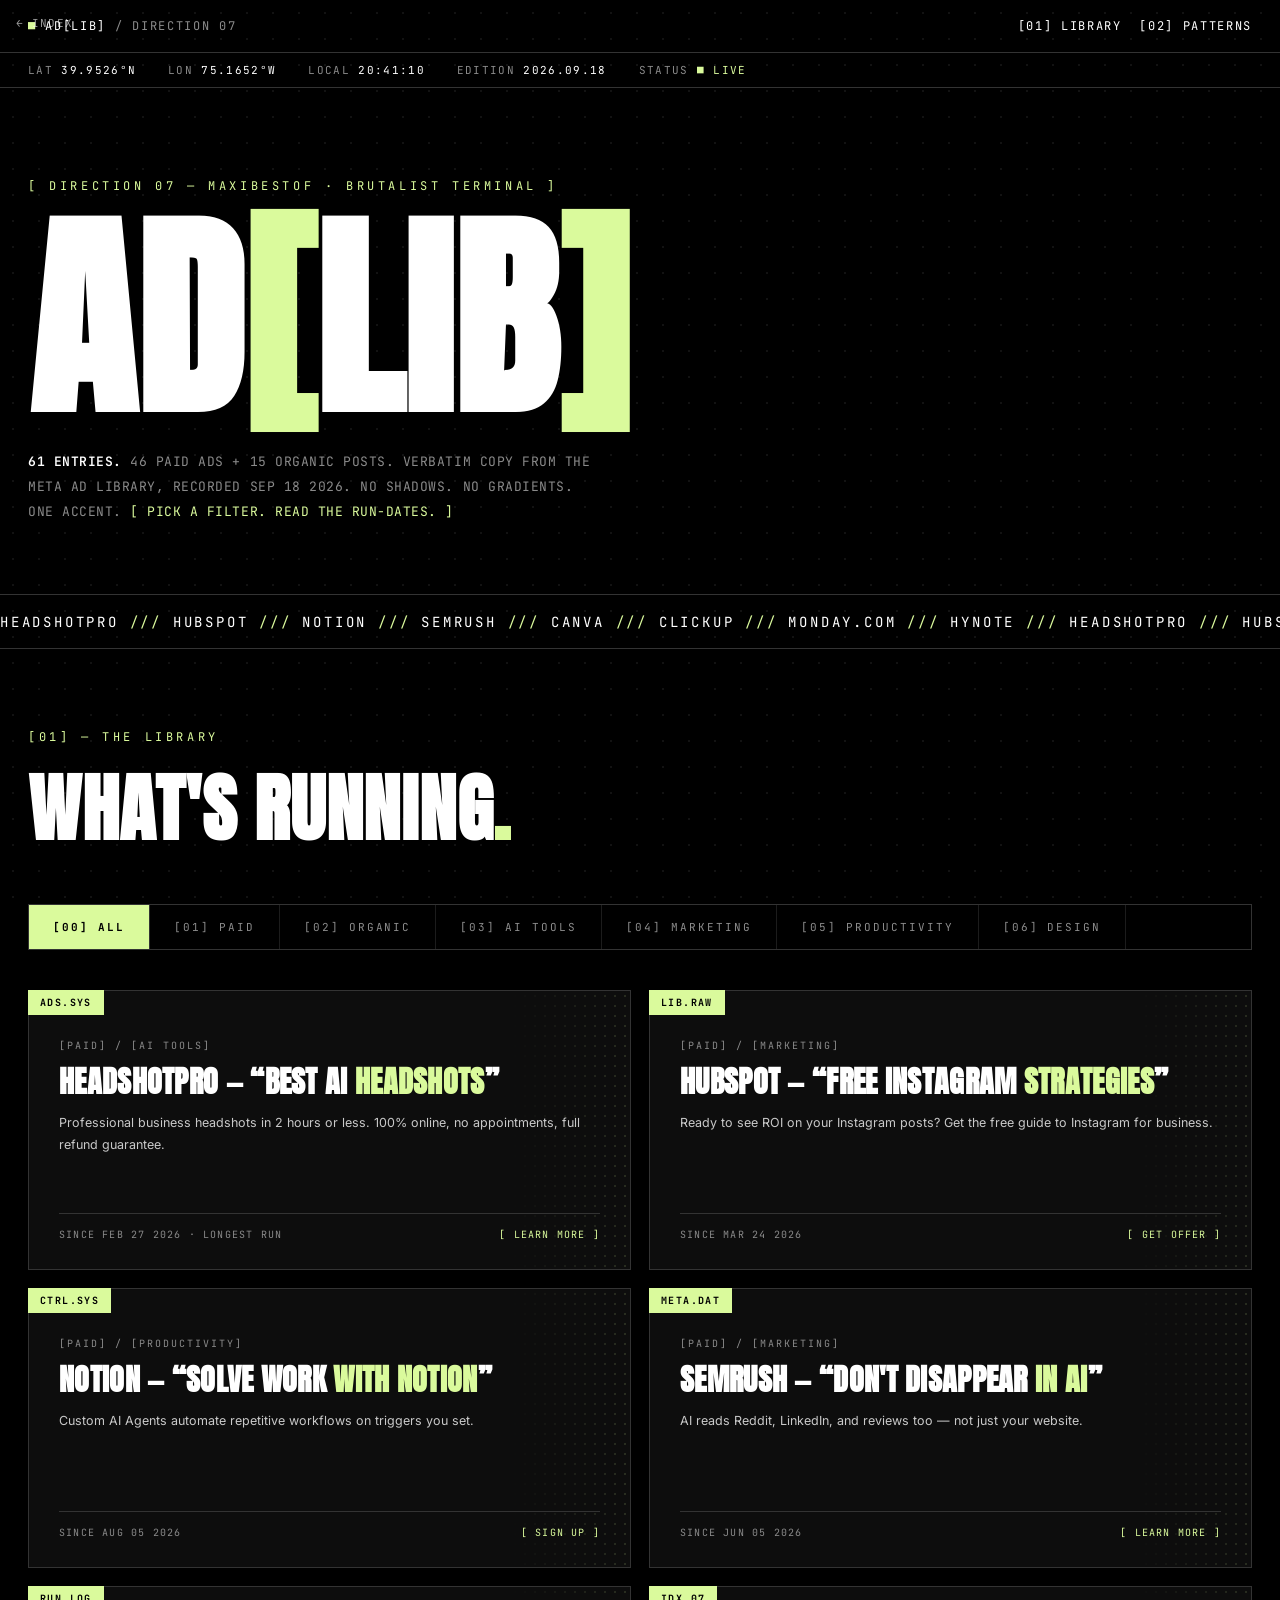
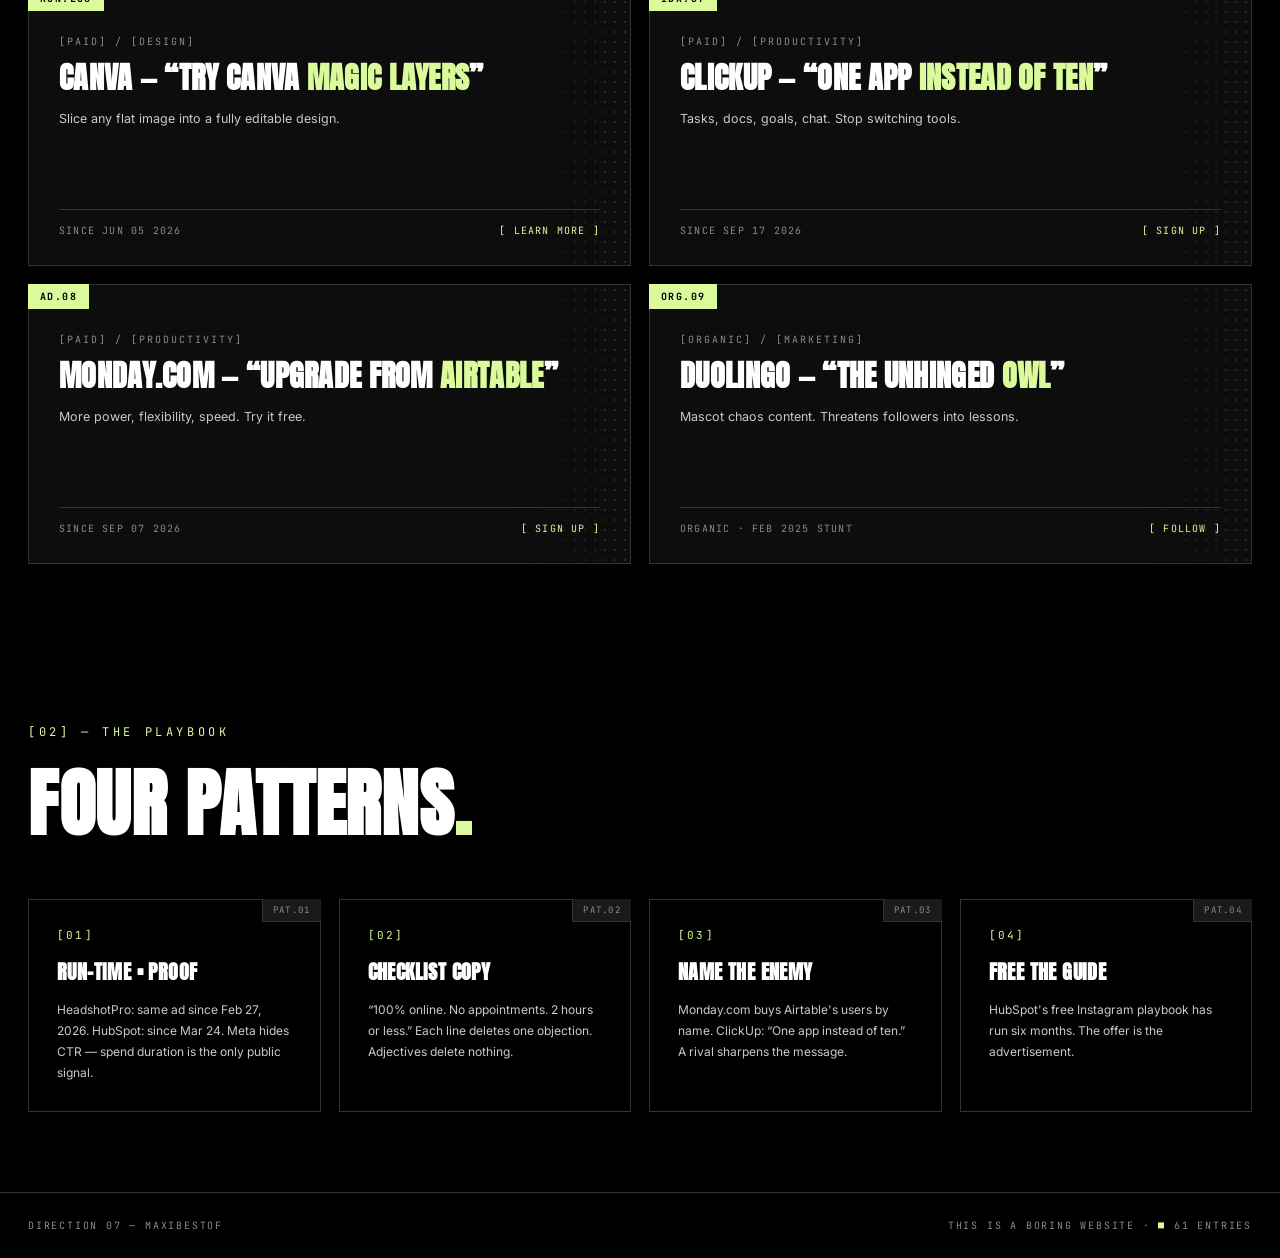
<file: designs/maxibestof.html>
<!DOCTYPE html>
<html lang="en">
<head>
<meta charset="UTF-8">
<meta name="viewport" content="width=device-width, initial-scale=1.0">
<title>07 — MaxiBestOf · AD[LIB]</title>
<link rel="preconnect" href="https://fonts.googleapis.com">
<link href="https://fonts.googleapis.com/css2?family=Anton&family=JetBrains+Mono:wght@400;600;700&family=Inter:wght@400;500&display=swap" rel="stylesheet">
<style>
*{margin:0;padding:0;box-sizing:border-box}
:root{--blk:#000;--wht:#fff;--lime:#DAFA9C;--g1:#8A8A8A;--g2:#333;--panel:#0d0d0d}
body{background:var(--blk);color:var(--wht);font-family:"JetBrains Mono",monospace;-webkit-font-smoothing:antialiased;overflow-x:hidden}
#loader{position:fixed;inset:0;background:#000;z-index:200;display:flex;flex-direction:column;align-items:center;justify-content:center;gap:18px;transition:opacity .5s,visibility .5s}
#loader.done{opacity:0;visibility:hidden}
#loader .pct{font-size:64px;font-weight:700}
#loader .lbl{font-size:12px;letter-spacing:.3em;color:var(--g1)}
#loader .bar{width:220px;height:2px;background:#222}
#loader .bar i{display:block;height:100%;width:0;background:var(--lime)}
.dots{position:fixed;inset:0;pointer-events:none;z-index:0;background-image:radial-gradient(rgba(255,255,255,.07) 1px,transparent 1px);background-size:26px 26px}
main{position:relative;z-index:1}
a.back{position:fixed;top:16px;left:16px;z-index:100;font-size:11px;color:var(--wht);text-decoration:none;letter-spacing:.1em;opacity:.6}
.topbar{display:flex;justify-content:space-between;align-items:center;padding:18px 28px;border-bottom:1px solid var(--g2);font-size:12px;letter-spacing:.14em}
.topbar .sq{color:var(--lime)}
.tele{border-bottom:1px solid var(--g2);padding:10px 28px;font-size:11px;letter-spacing:.12em;color:var(--g1);display:flex;gap:32px;flex-wrap:wrap}
.tele b{color:var(--wht);font-weight:400}
.hero{padding:90px 28px 70px;position:relative;overflow:hidden}
.hero .idx{font-size:12px;letter-spacing:.3em;color:var(--lime);margin-bottom:26px}
.hero h1{font-family:Anton,sans-serif;font-size:clamp(4rem,17vw,15rem);line-height:.92;letter-spacing:.005em;text-transform:uppercase}
.hero h1 .l{color:var(--lime)}
.hero .sub{margin-top:30px;font-size:13px;line-height:1.9;color:var(--g1);max-width:72ch;letter-spacing:.04em}
.hero .sub b{color:var(--wht);font-weight:600}
.marquee{border-top:1px solid var(--g2);border-bottom:1px solid var(--g2);overflow:hidden;white-space:nowrap;padding:16px 0}
.marquee .track{display:inline-block;animation:mq 22s linear infinite;font-size:14px;letter-spacing:.2em}
.marquee .track .l{color:var(--lime)}
@keyframes mq{to{transform:translateX(-50%)}}
section{padding:80px 28px;max-width:1280px;margin:0 auto}
.sec-t{font-size:12px;letter-spacing:.3em;color:var(--lime);margin-bottom:8px}
h2{font-family:Anton,sans-serif;font-size:clamp(2.4rem,6vw,4.6rem);text-transform:uppercase;letter-spacing:.01em;margin-bottom:40px}
.filters{display:flex;flex-wrap:wrap;gap:0;border:1px solid var(--g2);margin-bottom:40px}
.filters button{font-family:inherit;font-size:11px;letter-spacing:.18em;text-transform:uppercase;background:none;border:none;border-right:1px solid var(--g2);color:var(--wht);padding:15px 24px;cursor:pointer;opacity:.55;transition:all .2s}
.filters button.on{opacity:1;background:var(--lime);color:#000;font-weight:700}
.panels{display:grid;grid-template-columns:repeat(2,1fr);gap:18px}
.panel{background:var(--panel);border:1px solid var(--g2);position:relative;padding:34px 30px 28px;min-height:280px;display:flex;flex-direction:column;gap:14px;transition:border-color .25s}
.panel:hover{border-color:var(--lime)}
.panel .file{position:absolute;top:-1px;left:-1px;background:var(--lime);color:#000;font-size:10px;font-weight:700;letter-spacing:.14em;padding:6px 12px}
.panel .meta{font-size:10px;letter-spacing:.2em;color:var(--g1);margin-top:14px}
.panel h3{font-family:Anton,sans-serif;font-size:30px;letter-spacing:.01em;line-height:1.05;text-transform:uppercase}
.panel h3 .l{color:var(--lime)}
.panel p{font-size:12.5px;line-height:1.8;color:#c9c9c9;font-family:Inter,sans-serif}
.panel .foot{margin-top:auto;display:flex;gap:14px;justify-content:space-between;font-size:10px;letter-spacing:.12em;color:var(--g1);border-top:1px solid var(--g2);padding-top:14px}
.panel .foot .cta{color:var(--lime)}
.halftone{position:absolute;top:0;right:0;width:120px;height:100%;background-image:radial-gradient(rgba(218,250,156,.28) 1.5px,transparent 1.5px);background-size:10px 10px;opacity:.5;pointer-events:none;-webkit-mask-image:linear-gradient(to left,black,transparent);mask-image:linear-gradient(to left,black,transparent)}
.pats{display:grid;grid-template-columns:repeat(4,1fr);gap:18px}
.pat{border:1px solid var(--g2);padding:28px;position:relative}
.pat .n{font-size:11px;color:var(--lime);letter-spacing:.2em;margin-bottom:14px}
.pat h4{font-family:Anton,sans-serif;font-size:20px;text-transform:uppercase;margin-bottom:12px;letter-spacing:.02em}
.pat p{font-size:12px;line-height:1.75;color:#c9c9c9;font-family:Inter,sans-serif}
.pat .file{position:absolute;top:-1px;right:-1px;background:#1a1a1a;border:1px solid var(--g2);border-top:none;border-right:none;font-size:9px;letter-spacing:.14em;padding:5px 10px;color:var(--g1)}
footer{border-top:1px solid var(--g2);padding:26px 28px;display:flex;justify-content:space-between;font-size:10px;letter-spacing:.18em;color:var(--g1);flex-wrap:wrap;gap:12px}
.rv{opacity:0;transform:translateY(24px);transition:opacity .6s,transform .6s}
.rv.in{opacity:1;transform:none}
@media(max-width:860px){.panels,.pats{grid-template-columns:1fr}.hero h1{font-size:20vw}}
</style>
</head>
<body>
<div id="loader"><div class="pct" id="pct">00%</div><div class="bar"><i id="barfill"></i></div><div class="lbl">LOADING / AD[LIB]</div></div>
<div class="dots"></div>
<a class="back" href="index.html">← INDEX</a>
<main>
  <div class="topbar"><span><span class="sq">■</span> AD[LIB] <span style="color:var(--g1)">/ DIRECTION 07</span></span><span><a href="#library" style="color:inherit;text-decoration:none">[01] LIBRARY</a> &nbsp;<a href="#patterns" style="color:inherit;text-decoration:none">[02] PATTERNS</a></span></div>
  <div class="tele"><span>LAT <b>39.9526°N</b></span><span>LON <b>75.1652°W</b></span><span>LOCAL <b id="clock">--:--:--</b></span><span>EDITION <b>2026.09.18</b></span><span>STATUS <b style="color:var(--lime)">■ LIVE</b></span></div>

  <header class="hero">
    <div class="idx">[ DIRECTION 07 — MAXIBESTOF · BRUTALIST TERMINAL ]</div>
    <h1>AD<span class="l">[</span>LIB<span class="l">]</span></h1>
    <p class="sub"><b>61 ENTRIES.</b> 46 PAID ADS + 15 ORGANIC POSTS. VERBATIM COPY FROM THE META AD LIBRARY, RECORDED SEP 18 2026. NO SHADOWS. NO GRADIENTS. ONE ACCENT. <span style="color:var(--lime)">[ PICK A FILTER. READ THE RUN-DATES. ]</span></p>
  </header>

  <div class="marquee"><div class="track" id="mq"></div></div>

  <section id="library">
    <div class="sec-t">[01] — THE LIBRARY</div>
    <h2>What's running<span style="color:var(--lime)">.</span></h2>
    <div class="filters rv" id="filters">
      <button class="on" data-f="all">[00] ALL</button><button data-f="paid">[01] PAID</button><button data-f="organic">[02] ORGANIC</button>
      <button data-f="AI tools">[03] AI TOOLS</button><button data-f="marketing">[04] MARKETING</button><button data-f="productivity">[05] PRODUCTIVITY</button><button data-f="design">[06] DESIGN</button>
    </div>
    <div class="panels" id="panels"></div>
  </section>

  <section id="patterns">
    <div class="sec-t">[02] — THE PLAYBOOK</div>
    <h2>Four patterns<span style="color:var(--lime)">.</span></h2>
    <div class="pats">
      <div class="pat rv"><div class="file">PAT.01</div><div class="n">[01]</div><h4>Run-time = proof</h4><p>HeadshotPro: same ad since Feb 27, 2026. HubSpot: since Mar 24. Meta hides CTR — spend duration is the only public signal.</p></div>
      <div class="pat rv"><div class="file">PAT.02</div><div class="n">[02]</div><h4>Checklist copy</h4><p>“100% online. No appointments. 2 hours or less.” Each line deletes one objection. Adjectives delete nothing.</p></div>
      <div class="pat rv"><div class="file">PAT.03</div><div class="n">[03]</div><h4>Name the enemy</h4><p>Monday.com buys Airtable's users by name. ClickUp: “One app instead of ten.” A rival sharpens the message.</p></div>
      <div class="pat rv"><div class="file">PAT.04</div><div class="n">[04]</div><h4>Free the guide</h4><p>HubSpot's free Instagram playbook has run six months. The offer is the advertisement.</p></div>
    </div>
  </section>

  <footer><span>DIRECTION 07 — MAXIBESTOF</span><span>THIS IS A BORING WEBSITE · <span style="color:var(--lime)">■</span> 61 ENTRIES</span></footer>
</main>

<script>
let p=0;const pct=document.getElementById('pct'),fill=document.getElementById('barfill');
const li=setInterval(()=>{p=Math.min(100,p+Math.ceil(Math.random()*14));pct.textContent=String(p).padStart(2,'0')+'%';fill.style.width=p+'%';if(p>=100){clearInterval(li);setTimeout(()=>document.getElementById('loader').classList.add('done'),250)}},110);
setInterval(()=>{document.getElementById('clock').textContent=new Date().toLocaleTimeString('en-US',{hour12:false})},1000);
const items=["HEADSHOTPRO","HUBSPOT","NOTION","SEMRUSH","CANVA","CLICKUP","MONDAY.COM","HYNOTE"];
document.getElementById('mq').innerHTML=(items.map(b=>`${b} <span class="l">///</span> `).join('')).repeat(2);
const FILES=["ADS.SYS","LIB.RAW","CTRL.SYS","META.DAT","RUN.LOG","IDX.07","AD.08","ORG.09"];
const ADS=[
{b:"HeadshotPro",t:"paid",c:"AI tools",h:"Best AI Headshots",x:"Professional business headshots in 2 hours or less. 100% online, no appointments, full refund guarantee.",cta:"LEARN MORE",r:"SINCE FEB 27 2026 · LONGEST RUN"},
{b:"HubSpot",t:"paid",c:"marketing",h:"Free Instagram Strategies",x:"Ready to see ROI on your Instagram posts? Get the free guide to Instagram for business.",cta:"GET OFFER",r:"SINCE MAR 24 2026"},
{b:"Notion",t:"paid",c:"productivity",h:"Solve Work with Notion",x:"Custom AI Agents automate repetitive workflows on triggers you set.",cta:"SIGN UP",r:"SINCE AUG 05 2026"},
{b:"Semrush",t:"paid",c:"marketing",h:"Don't disappear in AI",x:"AI reads Reddit, LinkedIn, and reviews too — not just your website.",cta:"LEARN MORE",r:"SINCE JUN 05 2026"},
{b:"Canva",t:"paid",c:"design",h:"Try Canva Magic Layers",x:"Slice any flat image into a fully editable design.",cta:"LEARN MORE",r:"SINCE JUN 05 2026"},
{b:"ClickUp",t:"paid",c:"productivity",h:"One app instead of ten",x:"Tasks, docs, goals, chat. Stop switching tools.",cta:"SIGN UP",r:"SINCE SEP 17 2026"},
{b:"Monday.com",t:"paid",c:"productivity",h:"Upgrade from Airtable",x:"More power, flexibility, speed. Try it free.",cta:"SIGN UP",r:"SINCE SEP 07 2026"},
{b:"Duolingo",t:"organic",c:"marketing",h:"The unhinged owl",x:"Mascot chaos content. Threatens followers into lessons.",cta:"FOLLOW",r:"ORGANIC · FEB 2025 STUNT"}
];
const box=document.getElementById('panels');
ADS.forEach((a,i)=>{
  const d=document.createElement('div');d.className='panel rv';d.dataset.t=a.t;d.dataset.c=a.c;
  const words=a.h.split(' ');
  d.innerHTML=`<div class="halftone"></div><div class="file">${FILES[i]}</div><div class="meta">[${a.t.toUpperCase()}] / [${a.c.toUpperCase()}]</div><h3>${a.b} — “${words.slice(0,2).join(' ')} <span class="l">${words.slice(2).join(' ')}</span>”</h3><p>${a.x}</p><div class="foot"><span>${a.r}</span><span class="cta">[ ${a.cta} ]</span></div>`;
  box.appendChild(d);
});
document.getElementById('filters').addEventListener('click',e=>{
  if(e.target.tagName!=='BUTTON')return;
  document.querySelectorAll('#filters button').forEach(b=>b.classList.remove('on'));
  e.target.classList.add('on');const f=e.target.dataset.f;
  document.querySelectorAll('.panel').forEach(c=>{c.style.display=(f==='all'||c.dataset.t===f||c.dataset.c===f)?'flex':'none'});
});
// word-stagger reveals
const io=new IntersectionObserver(es=>es.forEach(e=>{if(e.isIntersecting){e.target.classList.add('in');io.unobserve(e.target)}}),{threshold:.1});
document.querySelectorAll('.rv').forEach(el=>io.observe(el));
</script>
</body>
</html>
</file>
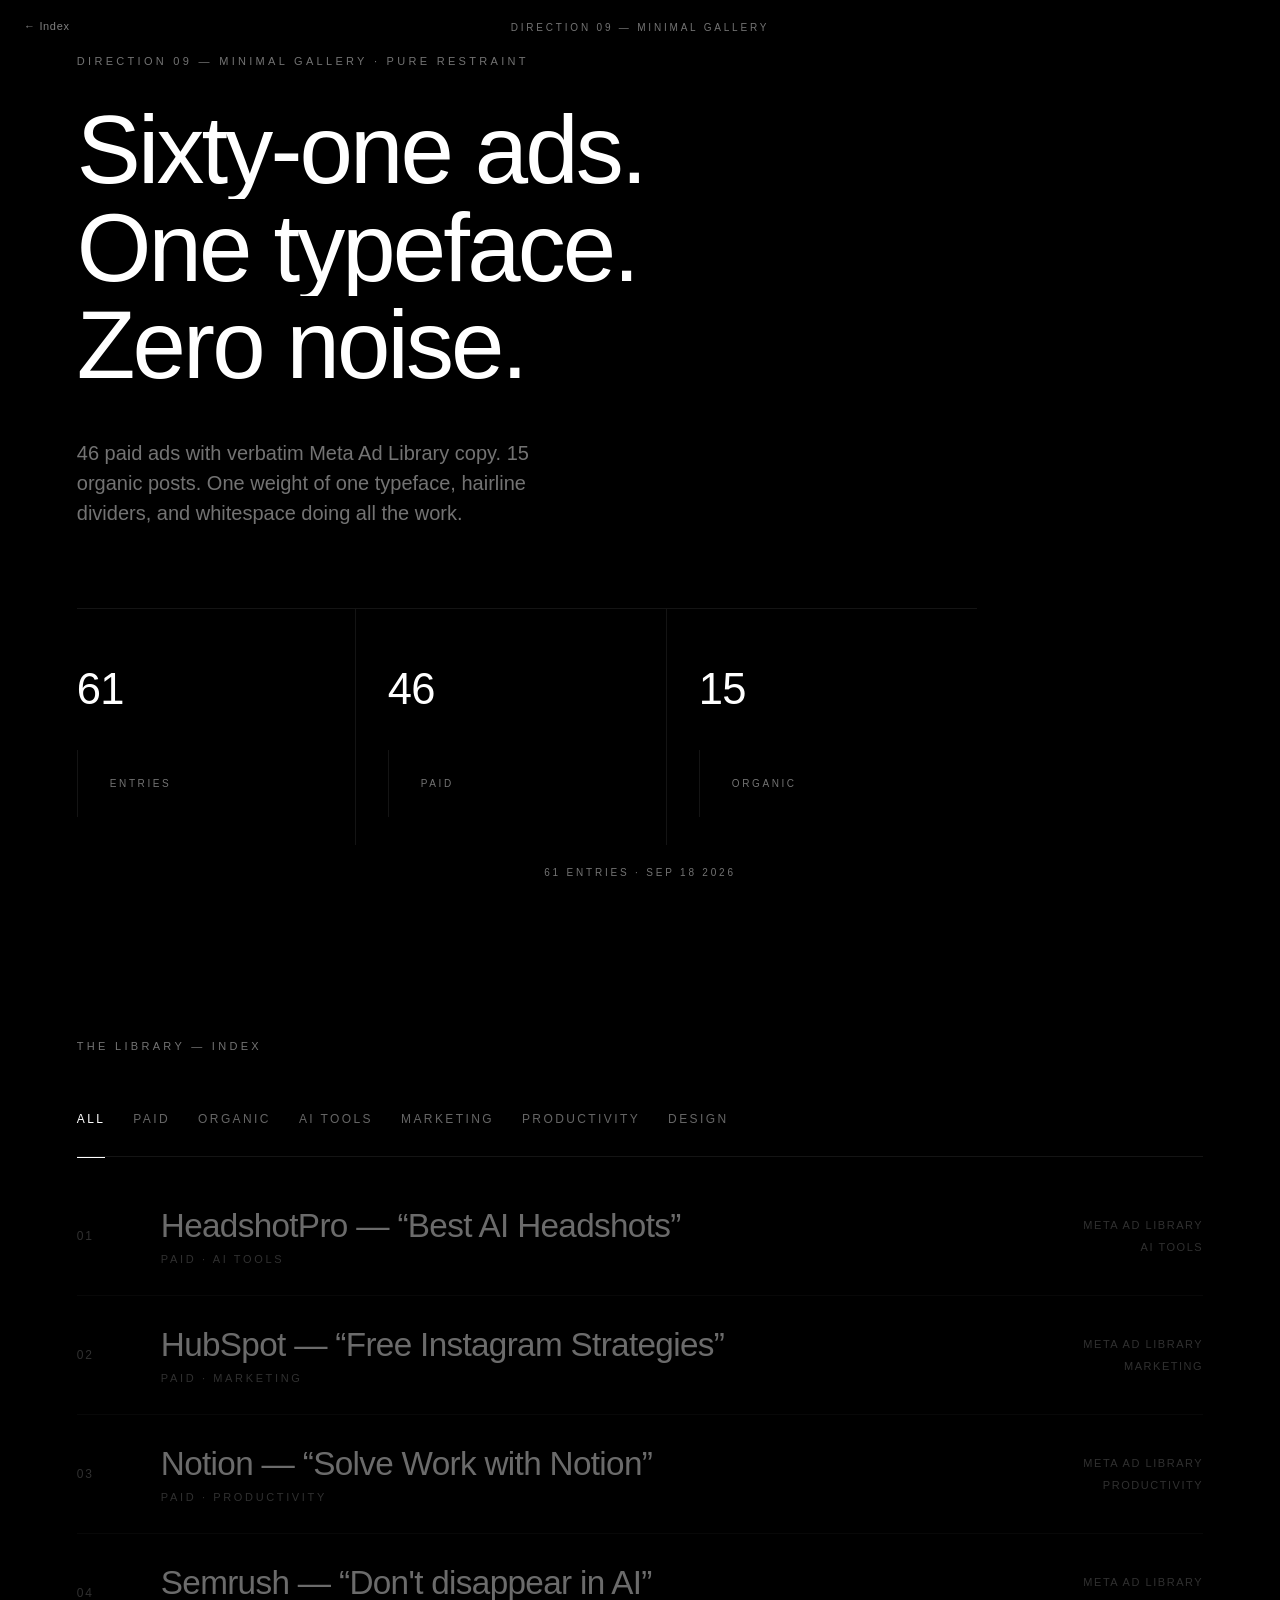
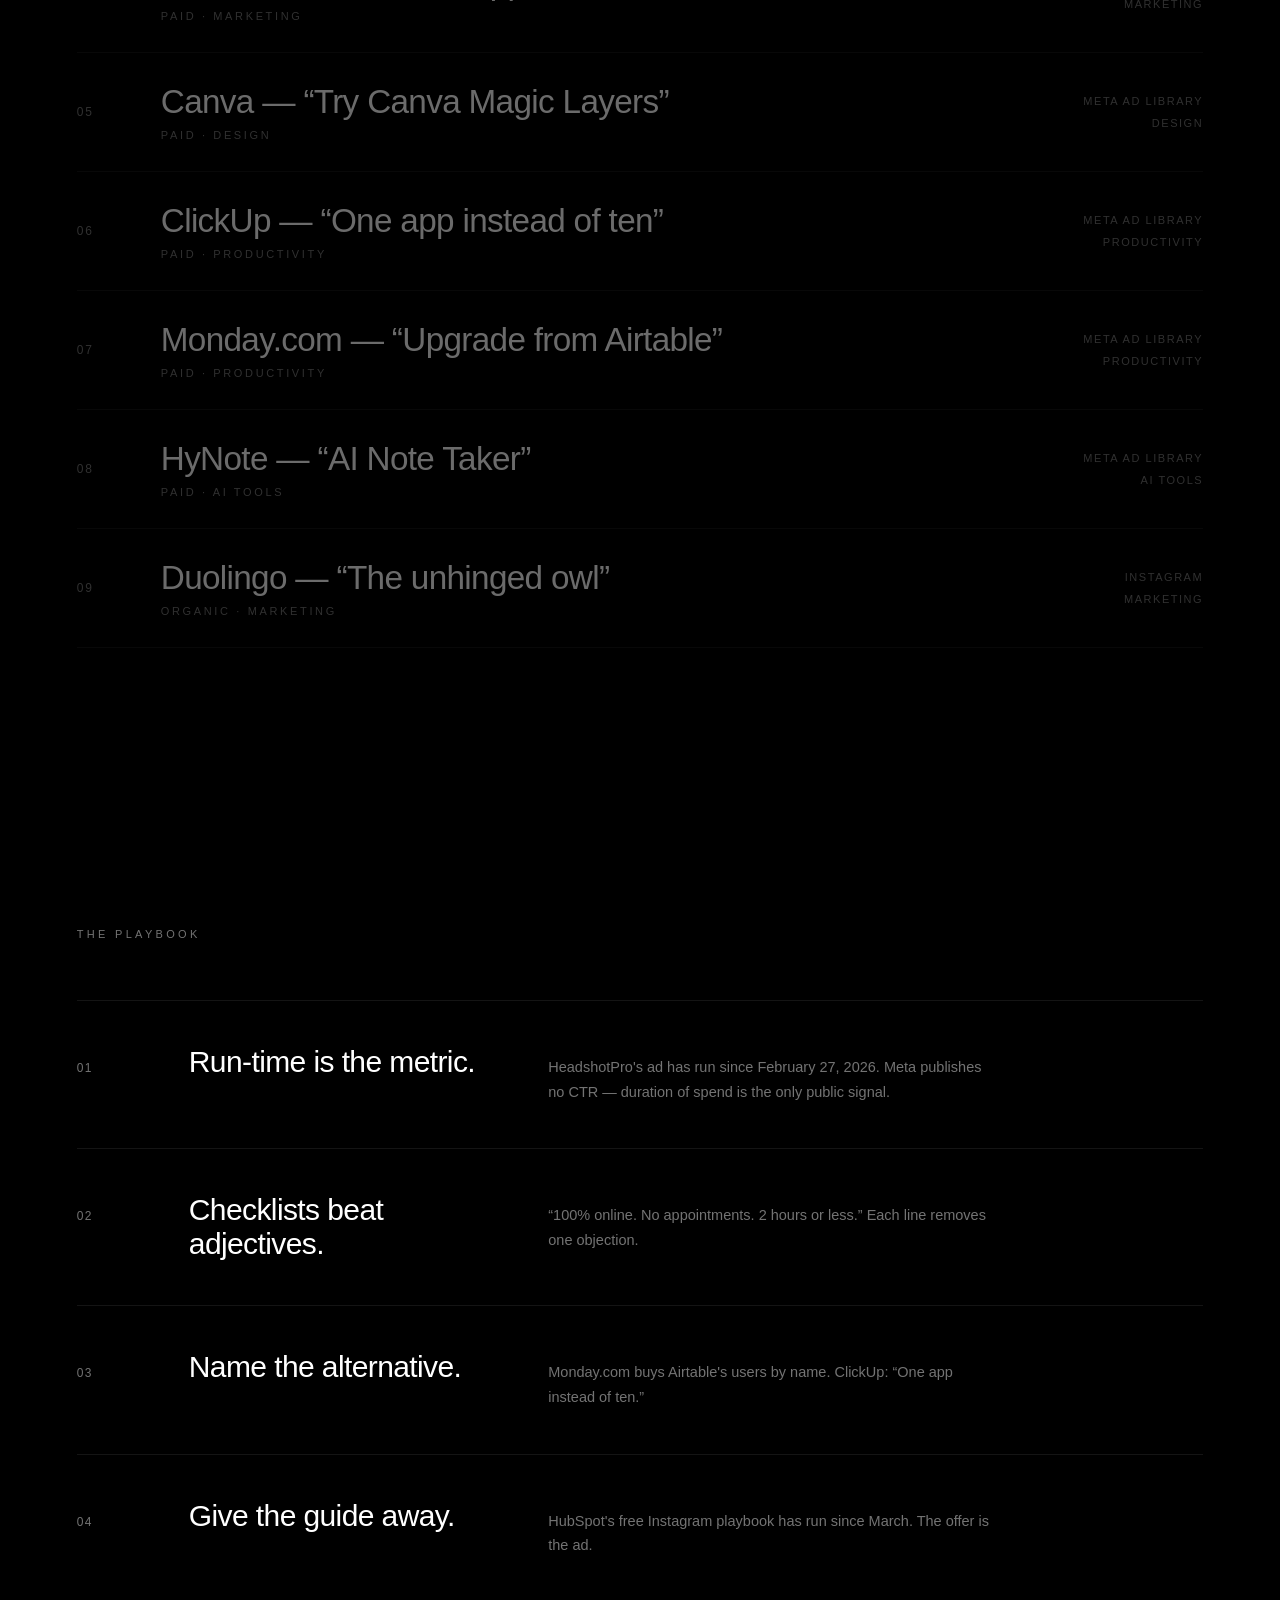
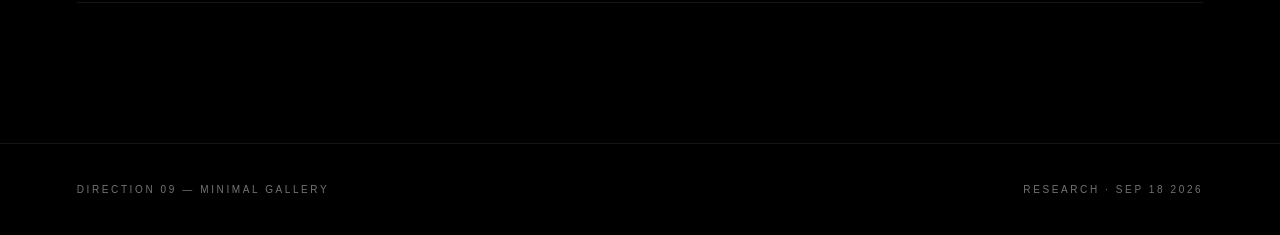
<file: designs/minimal-gallery.html>
<!DOCTYPE html>
<html lang="en">
<head>
<meta charset="UTF-8">
<meta name="viewport" content="width=device-width, initial-scale=1.0">
<title>09 — Minimal Gallery · Sixty-one ads.</title>
<style>
*{margin:0;padding:0;box-sizing:border-box}
:root{--blk:#000;--wht:#fff;--dim:rgba(255,255,255,.45);--line:rgba(255,255,255,.08);--ease:cubic-bezier(.22,1,.36,1)}
body{background:var(--blk);color:var(--wht);font-family:Inter,-apple-system,"Helvetica Neue",sans-serif;font-weight:400;-webkit-font-smoothing:antialiased}
::selection{background:var(--wht);color:var(--blk)}
a.back{position:fixed;top:20px;left:24px;z-index:60;font-size:11px;letter-spacing:.06em;color:var(--wht);text-decoration:none;opacity:.5}
.edge{position:fixed;z-index:60;font-size:10px;letter-spacing:.28em;text-transform:uppercase;color:var(--dim)}
.edge.t{top:22px;left:50%;transform:translateX(-50%)}
.edge.b{bottom:22px;left:50%;transform:translateX(-50%)}
.hero{min-height:100vh;display:flex;flex-direction:column;justify-content:center;padding:0 clamp(24px,6vw,120px)}
.hero .micro{font-size:11px;letter-spacing:.3em;text-transform:uppercase;color:var(--dim);margin-bottom:34px}
.hero h1{font-size:clamp(40px,7.5vw,110px);font-weight:400;letter-spacing:-.03em;line-height:1.02;max-width:12ch}
.hero h1 .mask{display:block;overflow:hidden}
.hero h1 .mask>span{display:block;transform:translateY(110%);animation:rise 1.1s var(--ease) forwards}
.hero h1 .mask:nth-child(2)>span{animation-delay:.12s}
.hero h1 .mask:nth-child(3)>span{animation-delay:.24s}
@keyframes rise{to{transform:none}}
.hero .lede{margin-top:44px;font-size:clamp(16px,1.6vw,20px);line-height:1.5;color:var(--dim);max-width:44ch;font-weight:400}
.nums{display:flex;border-top:.5px solid var(--line);margin-top:80px;max-width:900px}
.nums div{flex:1;padding:28px 0}
.nums div+div{border-left:.5px solid var(--line);padding-left:32px}
.nums .n{font-size:clamp(28px,3.4vw,46px);font-weight:400;letter-spacing:-.02em}
.nums .l{font-size:10px;letter-spacing:.26em;text-transform:uppercase;color:var(--dim);margin-top:8px}
section{padding:140px clamp(24px,6vw,120px);max-width:1400px}
.sec-micro{font-size:11px;letter-spacing:.3em;text-transform:uppercase;color:var(--dim);margin-bottom:60px}
.filters{display:flex;gap:28px;flex-wrap:wrap;margin-bottom:10px;border-bottom:.5px solid var(--line);padding-bottom:26px}
.filters button{background:none;border:none;color:var(--wht);font-family:inherit;font-size:12px;letter-spacing:.2em;text-transform:uppercase;cursor:pointer;opacity:.4;position:relative;padding-bottom:4px;transition:opacity .3s}
.filters button::after{content:"";position:absolute;left:0;bottom:-27px;height:.5px;width:100%;background:var(--wht);transform:scaleX(0);transform-origin:left;transition:transform .45s var(--ease)}
.filters button.on{opacity:1}
.filters button.on::after{transform:scaleX(1)}
.index{margin-top:20px}
.row{display:grid;grid-template-columns:60px 1fr auto;gap:24px;align-items:center;padding:30px 0;border-bottom:.5px solid var(--line);cursor:pointer;opacity:.42;transition:opacity .4s var(--ease)}
.row:hover,.row.active{opacity:1}
.row .no{font-size:12px;letter-spacing:.14em;color:var(--dim)}
.row .t{font-size:clamp(20px,2.6vw,34px);font-weight:400;letter-spacing:-.02em}
.row .t small{display:block;font-size:11px;letter-spacing:.24em;text-transform:uppercase;color:var(--dim);margin-top:8px;font-weight:400}
.row .meta{font-size:11px;letter-spacing:.14em;text-transform:uppercase;color:var(--dim);text-align:right;line-height:2}
.preview{height:0;overflow:hidden;transition:height .6s var(--ease)}
.preview.open{height:300px}
.preview .ph{height:280px;margin:10px 0 20px;position:relative;overflow:hidden;background:linear-gradient(120deg,#161616,#232323);display:flex;align-items:center;justify-content:center}
.preview .ph .big{font-size:120px;font-weight:400;letter-spacing:-.04em;color:#fff;mix-blend-mode:exclusion}
.preview .ph .cap{position:absolute;bottom:18px;left:24px;right:24px;display:flex;justify-content:space-between;font-size:11px;letter-spacing:.2em;text-transform:uppercase;color:#fff;mix-blend-mode:exclusion}
.detail{display:grid;grid-template-columns:1fr 1fr;gap:40px;padding:0 0 34px}
.detail h4{font-size:17px;font-weight:400;margin-bottom:10px;letter-spacing:-.01em}
.detail p{font-size:14px;line-height:1.7;color:var(--dim);max-width:52ch}
.detail .run{font-size:11px;letter-spacing:.2em;text-transform:uppercase;color:var(--dim);margin-top:16px}
.pats{border-top:.5px solid var(--line)}
.pat{display:grid;grid-template-columns:80px 1fr 2fr;gap:32px;padding:44px 0;border-bottom:.5px solid var(--line);align-items:baseline}
.pat .n{font-size:12px;color:var(--dim);letter-spacing:.1em}
.pat h3{font-size:clamp(20px,2.4vw,30px);font-weight:400;letter-spacing:-.02em}
.pat p{font-size:14.5px;line-height:1.7;color:var(--dim);max-width:56ch}
footer{border-top:.5px solid var(--line);padding:40px clamp(24px,6vw,120px);display:flex;justify-content:space-between;font-size:10px;letter-spacing:.26em;text-transform:uppercase;color:var(--dim)}
@media(max-width:800px){.row{grid-template-columns:1fr;gap:8px}.row .meta{text-align:left}.detail,.pat{grid-template-columns:1fr;gap:12px}}
</style>
</head>
<body>
<a class="back" href="index.html">← Index</a>
<div class="edge t">Direction 09 — Minimal Gallery</div>
<div class="edge b">61 entries · Sep 18 2026</div>

<header class="hero">
  <div class="micro">Direction 09 — Minimal Gallery · Pure Restraint</div>
  <h1><span class="mask"><span>Sixty-one ads.</span></span><span class="mask"><span>One typeface.</span></span><span class="mask"><span>Zero noise.</span></span></h1>
  <p class="lede">46 paid ads with verbatim Meta Ad Library copy. 15 organic posts. One weight of one typeface, hairline dividers, and whitespace doing all the work.</p>
  <div class="nums">
    <div><div class="n">61</div><div class="l">Entries</div></div>
    <div><div class="n">46</div><div class="l">Paid</div></div>
    <div><div class="n">15</div><div class="l">Organic</div></div>
  </div>
</header>

<section>
  <div class="sec-micro">The Library — index</div>
  <div class="filters" id="filters">
    <button class="on" data-f="all">All</button><button data-f="paid">Paid</button><button data-f="organic">Organic</button>
    <button data-f="AI tools">AI tools</button><button data-f="marketing">Marketing</button><button data-f="productivity">Productivity</button><button data-f="design">Design</button>
  </div>
  <div class="index" id="index"></div>
</section>

<section>
  <div class="sec-micro">The Playbook</div>
  <div class="pats">
    <div class="pat"><span class="n">01</span><h3>Run-time is the metric.</h3><p>HeadshotPro's ad has run since February 27, 2026. Meta publishes no CTR — duration of spend is the only public signal.</p></div>
    <div class="pat"><span class="n">02</span><h3>Checklists beat adjectives.</h3><p>“100% online. No appointments. 2 hours or less.” Each line removes one objection.</p></div>
    <div class="pat"><span class="n">03</span><h3>Name the alternative.</h3><p>Monday.com buys Airtable's users by name. ClickUp: “One app instead of ten.”</p></div>
    <div class="pat"><span class="n">04</span><h3>Give the guide away.</h3><p>HubSpot's free Instagram playbook has run since March. The offer is the ad.</p></div>
  </div>
</section>

<footer><span>Direction 09 — Minimal Gallery</span><span>Research · Sep 18 2026</span></footer>

<script>
const ADS=[
{b:"HeadshotPro",t:"paid",c:"AI tools",h:"Best AI Headshots",x:"Professional business headshots, done for you in 2 hours or less. 100% online, no appointments — full refund if you don't get an incredible headshot.",r:"Running since Feb 27, 2026 · longest active run found"},
{b:"HubSpot",t:"paid",c:"marketing",h:"Free Instagram Strategies",x:"Ready to see ROI on your Instagram posts? Get our free guide to Instagram for business.",r:"Running since Mar 24, 2026"},
{b:"Notion",t:"paid",c:"productivity",h:"Solve Work with Notion",x:"Create Custom AI Agents to automate your work — from weekly reports to ticket triage — on triggers you set.",r:"Running since Aug 5, 2026"},
{b:"Semrush",t:"paid",c:"marketing",h:"Don't disappear in AI",x:"SEO isn't just about websites anymore. AI now reads Reddit, LinkedIn, and reviews too.",r:"Running since Mar 24, 2026"},
{b:"Canva",t:"paid",c:"design",h:"Try Canva Magic Layers",x:"Slice any flat image into a fully editable design with Canva Magic Layers.",r:"Running since Jun 5, 2026"},
{b:"ClickUp",t:"paid",c:"productivity",h:"One app instead of ten",x:"Tasks, docs, goals, and chat. No more switching between tools.",r:"Running since Sep 17, 2026"},
{b:"Monday.com",t:"paid",c:"productivity",h:"Upgrade from Airtable",x:"Why settle for Airtable? More power, flexibility, and speed. Try it free.",r:"Running since Sep 7, 2026"},
{b:"HyNote",t:"paid",c:"AI tools",h:"AI Note Taker",x:"Comment “notes” for a free pass. #adhd #university #notetaking",r:"Running since May 26, 2026"},
{b:"Duolingo",t:"organic",c:"marketing",h:"The unhinged owl",x:"Mascot-led chaos — threatens and roasts followers into doing lessons.",r:"Organic · Feb 2025 mascot-death stunt"}
];
const idx=document.getElementById('index');
ADS.forEach((a,i)=>{
  const wrap=document.createElement('div');wrap.dataset.t=a.t;wrap.dataset.c=a.c;
  const initials=a.b.split(/(?=[A-Z])/).map(w=>w[0]).join('').slice(0,2).toUpperCase();
  wrap.innerHTML=`
    <div class="row" tabindex="0" role="button" aria-expanded="false">
      <span class="no">${String(i+1).padStart(2,'0')}</span>
      <span class="t">${a.b} — “${a.h}”<small>${a.t} · ${a.c}</small></span>
      <span class="meta">${a.t==='paid'?'Meta Ad Library':'Instagram'}<br>${a.c}</span>
    </div>
    <div class="preview"><div class="ph"><span class="big">${initials}</span><span class="cap"><span>${a.b}</span><span>${a.h}</span></span></div>
      <div class="detail"><div><h4>“${a.h}”</h4><p>${a.x}</p></div><div><p style="max-width:40ch">Recorded verbatim from the Meta Ad Library research pass, September 18, 2026. Nothing paraphrased; nothing invented.</p><div class="run">${a.r}</div></div></div>
    </div>`;
  idx.appendChild(wrap);
  const row=wrap.querySelector('.row'),prev=wrap.querySelector('.preview');
  const toggle=()=>{const open=prev.classList.toggle('open');row.classList.toggle('active',open);row.setAttribute('aria-expanded',open)};
  row.addEventListener('click',toggle);
  row.addEventListener('keydown',e=>{if(e.key==='Enter'||e.key===' '){e.preventDefault();toggle()}});
});
document.getElementById('filters').addEventListener('click',e=>{
  if(e.target.tagName!=='BUTTON')return;
  document.querySelectorAll('#filters button').forEach(b=>b.classList.remove('on'));
  e.target.classList.add('on');const f=e.target.dataset.f;
  document.querySelectorAll('#index > div').forEach(w=>{
    w.style.display=(f==='all'||w.dataset.t===f||w.dataset.c===f)?'block':'none';
  });
});
</script>
</body>
</html>
</file>
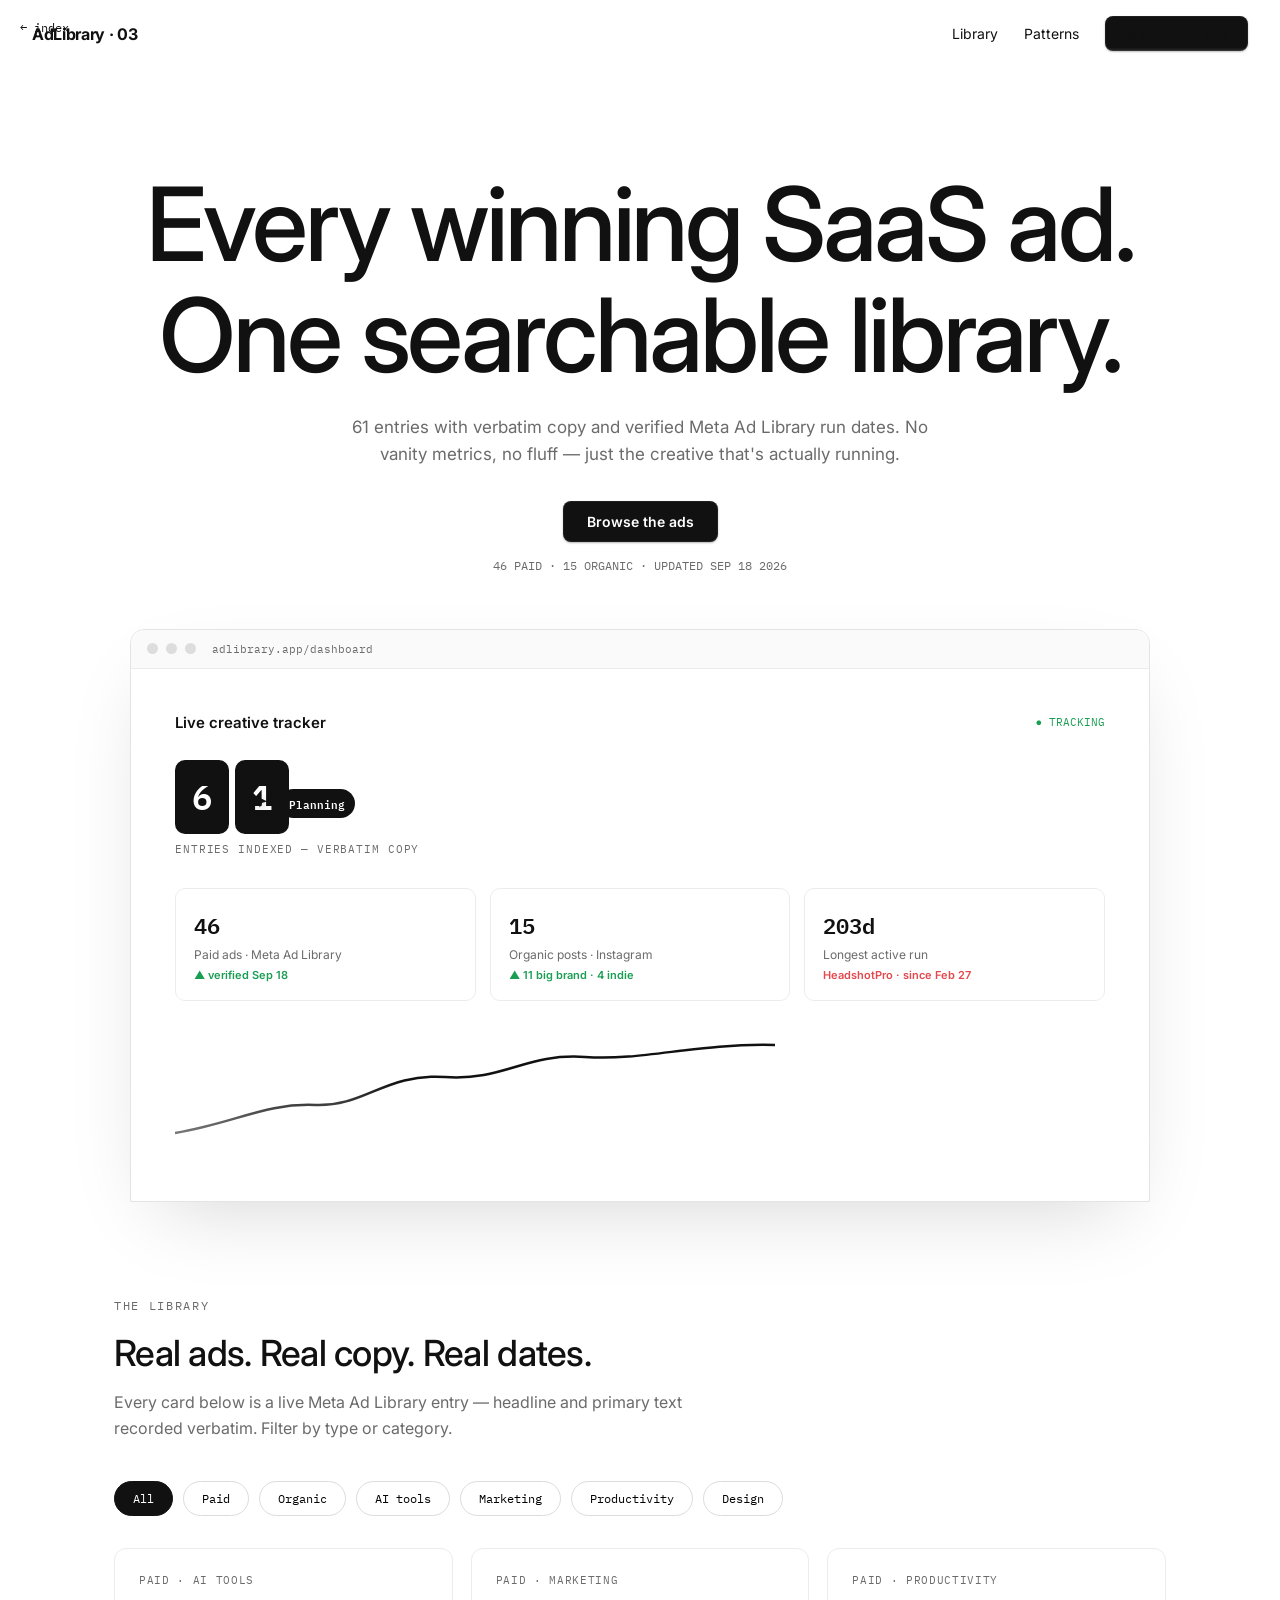
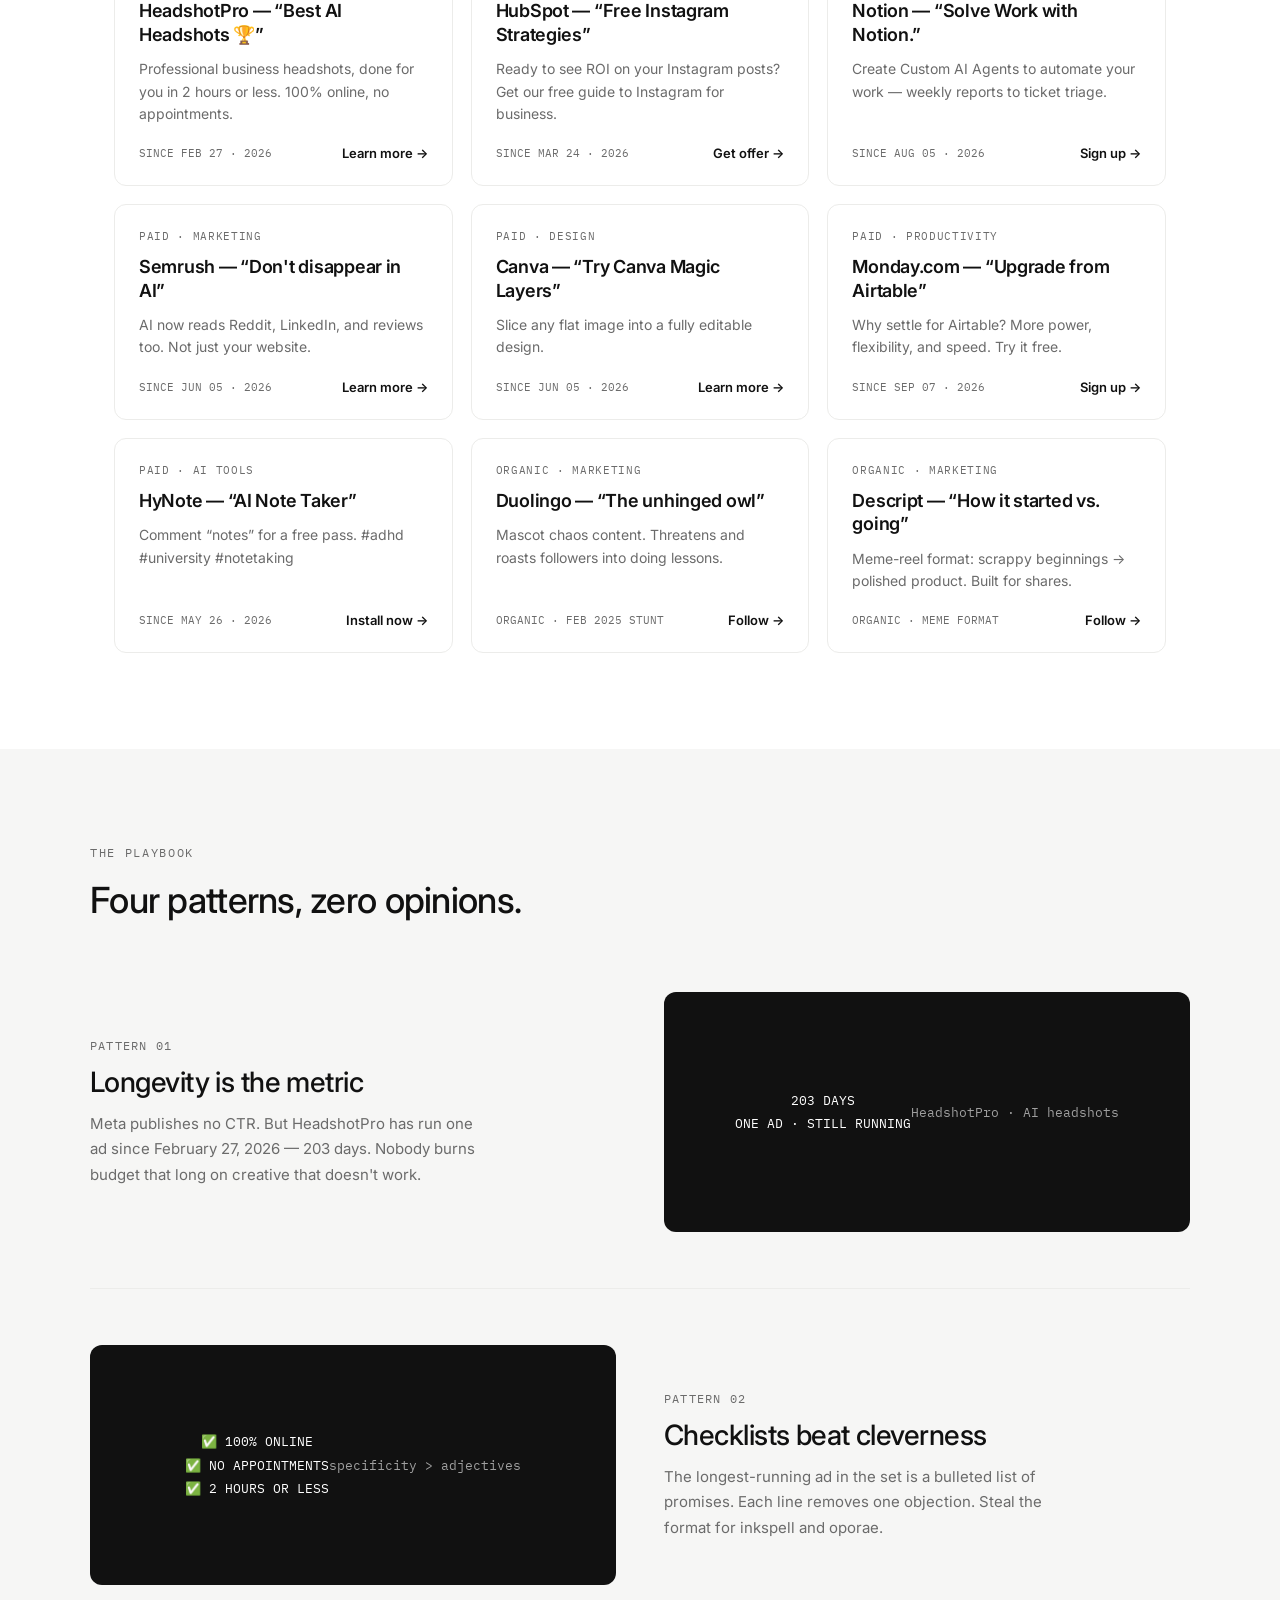
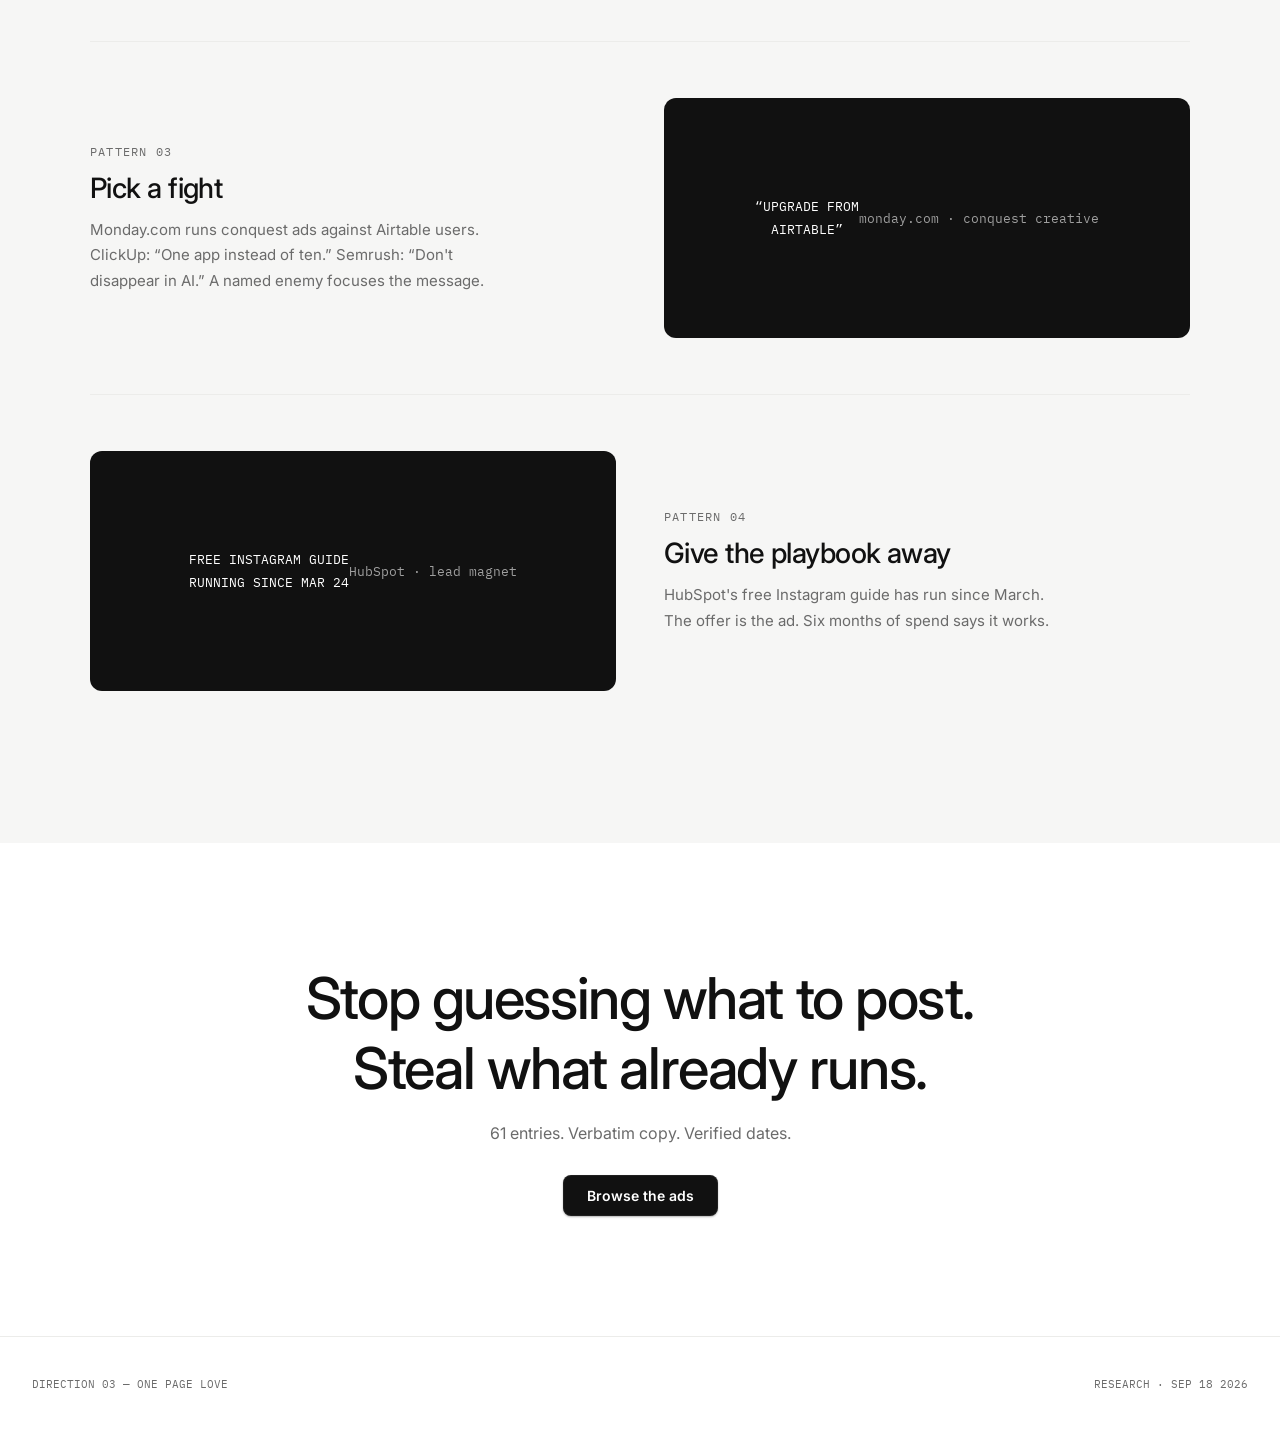
<file: designs/one-page-love.html>
<!DOCTYPE html>
<html lang="en">
<head>
<meta charset="UTF-8">
<meta name="viewport" content="width=device-width, initial-scale=1.0">
<title>03 — One Page Love · The SaaS Ad Library</title>
<link rel="preconnect" href="https://fonts.googleapis.com">
<link href="https://fonts.googleapis.com/css2?family=Inter:wght@400;500;600;700&family=IBM+Plex+Mono:wght@400;500;600&display=swap" rel="stylesheet">
<style>
*{margin:0;padding:0;box-sizing:border-box}
:root{--ink:#111;--grey:#6b6b6b;--tint:#f6f6f5;--green:#1a9e54;--red:#e5484d;--ease:cubic-bezier(.32,.72,0,1)}
body{font-family:Inter,system-ui,sans-serif;color:var(--ink);-webkit-font-smoothing:antialiased;background:#fff}
a.back{position:fixed;top:20px;left:20px;z-index:60;font-size:12px;color:var(--ink);text-decoration:none;font-family:"IBM Plex Mono",monospace}
nav{position:sticky;top:0;z-index:50;display:flex;justify-content:space-between;align-items:center;padding:16px 32px;background:rgba(255,255,255,.75);backdrop-filter:blur(14px);-webkit-backdrop-filter:blur(14px);-webkit-mask-image:linear-gradient(to bottom,black 60%,transparent);mask-image:linear-gradient(to bottom,black 60%,transparent);padding-bottom:28px}
nav .logo{font-weight:700;letter-spacing:-.02em}
nav .links{display:flex;gap:26px;align-items:center}
nav .links a{font-size:14px;color:var(--ink);text-decoration:none}
.btn{background:var(--ink);color:#fff;font-size:14px;font-weight:600;padding:12px 24px;border-radius:8px;border:none;cursor:pointer;box-shadow:0 1px 2px rgba(0,0,0,.3),inset 0 0 0 1px rgba(255,255,255,.06);text-decoration:none;display:inline-block;transition:transform .2s var(--ease)}
.btn:hover{transform:translateY(-1px)}
.hero{padding:90px 24px 0;text-align:center;max-width:1100px;margin:0 auto}
.hero h1{font-size:clamp(2.5rem,8vw,7rem);font-weight:500;letter-spacing:-.03em;line-height:1.08;text-wrap:balance;opacity:0;animation:up .6s var(--ease) forwards}
.hero .sub{font-size:17px;color:var(--grey);max-width:56ch;margin:24px auto 0;line-height:1.6;opacity:0;animation:up .6s var(--ease) .08s forwards}
.hero .cta-row{margin-top:32px;opacity:0;animation:up .6s var(--ease) .16s forwards}
.hero .micro{font-family:"IBM Plex Mono",monospace;font-size:12px;color:var(--grey);margin-top:16px;opacity:0;animation:up .6s var(--ease) .25s forwards}
@keyframes up{from{opacity:0;transform:translateY(26px)}to{opacity:1;transform:none}}
.mock{max-width:1020px;margin:56px auto 0;border:1px solid #e4e4e2;border-radius:14px 14px 0 0;overflow:hidden;background:#fff;box-shadow:0 30px 80px -30px rgba(0,0,0,.18);position:relative}
.mock .chrome{display:flex;gap:8px;padding:12px 16px;border-bottom:1px solid #ececea;background:#fafafa;align-items:center}
.mock .chrome i{width:11px;height:11px;border-radius:50%;background:#ddd;display:block}
.mock .chrome span{font-family:"IBM Plex Mono",monospace;font-size:11px;color:var(--grey);margin-left:8px}
.mock .body{padding:44px;position:relative;min-height:380px;background:linear-gradient(#fff, #fff)}
.mock .body::after{content:"";position:absolute;inset:auto 0 0 0;height:120px;background:linear-gradient(transparent,#fff)}
.dash-top{display:flex;justify-content:space-between;align-items:center;margin-bottom:28px}
.dash-top h4{font-size:15px;font-weight:600}
.dash-top .live{font-family:"IBM Plex Mono",monospace;font-size:11px;color:var(--green)}
.digits{display:flex;gap:6px;margin-bottom:8px}
.digit{width:54px;height:74px;background:var(--ink);color:#fff;border-radius:10px;display:flex;align-items:center;justify-content:center;font-family:"IBM Plex Mono",monospace;font-size:34px;font-weight:600;overflow:hidden}
.digit span{display:inline-block;animation:roll 6s ease-in-out infinite}
@keyframes roll{0%,42%{transform:translateY(0)}50%,92%{transform:translateY(-100%)}100%{transform:translateY(-200%)}}
.digit .col{display:flex;flex-direction:column}
.dash-label{font-family:"IBM Plex Mono",monospace;font-size:11px;color:var(--grey);letter-spacing:.08em;margin-bottom:32px}
.statcards{display:grid;grid-template-columns:repeat(3,1fr);gap:14px;margin-bottom:32px}
.scard{border:1px solid #ececea;border-radius:10px;padding:18px;opacity:0;animation:up .5s var(--ease) forwards}
.scard:nth-child(1){animation-delay:1s}.scard:nth-child(2){animation-delay:1.15s}.scard:nth-child(3){animation-delay:1.3s}
.scard .v{font-family:"IBM Plex Mono",monospace;font-size:22px;font-weight:600}
.scard .k{font-size:12px;color:var(--grey);margin-top:4px}
.scard .d{font-size:11px;font-weight:600;margin-top:6px}.up{color:var(--green)}.dn{color:var(--red)}
.chart{height:120px}
.chart path{stroke:var(--ink);stroke-width:2.5;fill:none;stroke-dasharray:1200;stroke-dashoffset:1200;animation:draw 2.2s var(--ease) 1.2s forwards}
@keyframes draw{to{stroke-dashoffset:0}}
.cursor-chip{position:absolute;top:120px;left:12%;display:flex;align-items:center;gap:8px;animation:glide 9s ease-in-out infinite;z-index:5}
.cursor-chip svg{filter:drop-shadow(0 2px 4px rgba(0,0,0,.25))}
.cursor-chip span{background:var(--ink);color:#fff;font-size:11px;font-weight:600;padding:5px 10px;border-radius:20px;font-family:"IBM Plex Mono",monospace}
@keyframes glide{0%,100%{transform:translate(0,0)}25%{transform:translate(280px,60px)}50%{transform:translate(480px,-30px)}75%{transform:translate(180px,120px)}}
section{padding:96px 24px;max-width:1100px;margin:0 auto}
section.tint{background:var(--tint)}
.sec-label{font-family:"IBM Plex Mono",monospace;font-size:12px;letter-spacing:.14em;text-transform:uppercase;color:var(--grey);margin-bottom:18px}
h2.sec{font-size:36px;font-weight:500;letter-spacing:-.02em;margin-bottom:14px;text-wrap:balance}
.sec-sub{font-size:16px;color:var(--grey);max-width:60ch;line-height:1.65;margin-bottom:40px}
.filters{display:flex;gap:10px;flex-wrap:wrap;margin-bottom:32px}
.filters button{font-family:"IBM Plex Mono",monospace;font-size:12px;padding:9px 18px;border-radius:100px;border:1px solid #dcdcdc;background:#fff;cursor:pointer}
.filters button.on{background:var(--ink);color:#fff;border-color:var(--ink)}
.cards{display:grid;grid-template-columns:repeat(3,1fr);gap:18px}
.card{border:1px solid #ececea;border-radius:12px;padding:24px;background:#fff;display:flex;flex-direction:column;gap:12px;transition:transform .3s var(--ease),box-shadow .3s}
.card:hover{transform:translateY(-4px);box-shadow:0 18px 40px -18px rgba(0,0,0,.2)}
.card .meta{font-family:"IBM Plex Mono",monospace;font-size:11px;color:var(--grey);letter-spacing:.06em}
.card h3{font-size:18px;font-weight:600;letter-spacing:-.015em;line-height:1.3}
.card p{font-size:14px;color:var(--grey);line-height:1.6}
.card .foot{margin-top:auto;display:flex;gap:14px;justify-content:space-between;align-items:center;padding-top:8px}
.card .run{font-family:"IBM Plex Mono",monospace;font-size:11px;color:var(--grey)}
.card .cta{font-size:13px;font-weight:600}
.rows{display:flex;flex-direction:column}
.prow{display:grid;grid-template-columns:1fr 1fr;gap:48px;align-items:center;padding:56px 0;min-height:340px}
.prow+.prow{border-top:1px solid #ececea}
.prow h3{font-size:28px;font-weight:500;letter-spacing:-.02em;margin-bottom:12px}
.prow p{font-size:15px;color:var(--grey);line-height:1.7;max-width:44ch}
.pnum{font-family:"IBM Plex Mono",monospace;font-size:12px;color:var(--grey);letter-spacing:.1em;margin-bottom:12px;display:block}
.pviz{background:var(--ink);color:#fff;border-radius:12px;min-height:240px;display:flex;align-items:center;justify-content:center;font-family:"IBM Plex Mono",monospace;font-size:13px;padding:32px;text-align:center;line-height:1.8}
.final{text-align:center;padding:120px 24px}
.final h2{font-size:clamp(2rem,5vw,3.6rem);font-weight:500;letter-spacing:-.025em;margin-bottom:20px;text-wrap:balance}
.final p{color:var(--grey);margin-bottom:32px}
footer{border-top:1px solid #ececea;padding:40px 32px;display:flex;justify-content:space-between;font-size:13px;color:var(--grey);font-family:"IBM Plex Mono",monospace;font-size:11px}
.rv{opacity:0;transform:translateY(28px);transition:opacity .6s var(--ease),transform .6s var(--ease)}
.rv.in{opacity:1;transform:none}
@media(max-width:860px){.cards,.prow,.statcards{grid-template-columns:1fr}.prow{grid-template-columns:1fr}}
</style>
</head>
<body>
<a class="back" href="index.html">← index</a>
<nav><div class="logo">AdLibrary · 03</div><div class="links"><a href="#library">Library</a><a href="#patterns">Patterns</a><a class="btn" href="#library" style="padding:9px 18px">Browse the ads</a></div></nav>

<header class="hero">
  <h1>Every winning SaaS ad.<br>One searchable library.</h1>
  <p class="sub">61 entries with verbatim copy and verified Meta Ad Library run dates. No vanity metrics, no fluff — just the creative that's actually running.</p>
  <div class="cta-row"><a class="btn" href="#library">Browse the ads</a></div>
  <div class="micro">46 PAID · 15 ORGANIC · UPDATED SEP 18 2026</div>
</header>

<div class="mock" aria-hidden="true">
  <div class="chrome"><i></i><i></i><i></i><span>adlibrary.app/dashboard</span></div>
  <div class="body">
    <div class="cursor-chip"><svg width="18" height="18" viewBox="0 0 24 24" fill="#111"><path d="M5 3l14 7-6.5 1.5L9 18z"/></svg><span>Planning</span></div>
    <div class="dash-top"><h4>Live creative tracker</h4><span class="live">● TRACKING</span></div>
    <div class="digits">
      <div class="digit"><span class="col"><span>6</span><span>6</span><span>6</span></span></div>
      <div class="digit"><span class="col"><span>1</span><span>1</span><span>1</span></span></div>
    </div>
    <div class="dash-label">ENTRIES INDEXED — VERBATIM COPY</div>
    <div class="statcards">
      <div class="scard"><div class="v">46</div><div class="k">Paid ads · Meta Ad Library</div><div class="d up">▲ verified Sep 18</div></div>
      <div class="scard"><div class="v">15</div><div class="k">Organic posts · Instagram</div><div class="d up">▲ 11 big brand · 4 indie</div></div>
      <div class="scard"><div class="v">203d</div><div class="k">Longest active run</div><div class="d dn">HeadshotPro · since Feb 27</div></div>
    </div>
    <svg class="chart" viewBox="0 0 600 120" preserveAspectRatio="none"><path d="M0,100 C60,90 90,70 140,72 C190,74 210,40 270,44 C330,48 350,20 410,24 C470,28 520,10 600,12"/></svg>
  </div>
</div>

<section id="library">
  <div class="sec-label rv">The library</div>
  <h2 class="sec rv">Real ads. Real copy. Real dates.</h2>
  <p class="sec-sub rv">Every card below is a live Meta Ad Library entry — headline and primary text recorded verbatim. Filter by type or category.</p>
  <div class="filters rv" id="filters">
    <button class="on" data-f="all">All</button><button data-f="paid">Paid</button><button data-f="organic">Organic</button>
    <button data-f="AI tools">AI tools</button><button data-f="marketing">Marketing</button><button data-f="productivity">Productivity</button><button data-f="design">Design</button>
  </div>
  <div class="cards" id="cards"></div>
</section>

<section class="tint" id="patterns" style="max-width:none"><div style="max-width:1100px;margin:0 auto">
  <div class="sec-label rv">The playbook</div>
  <h2 class="sec rv">Four patterns, zero opinions.</h2>
  <div class="rows">
    <div class="prow rv"><div><span class="pnum">PATTERN 01</span><h3>Longevity is the metric</h3><p>Meta publishes no CTR. But HeadshotPro has run one ad since February 27, 2026 — 203 days. Nobody burns budget that long on creative that doesn't work.</p></div><div class="pviz">203 DAYS<br>ONE AD · STILL RUNNING<br><span style="opacity:.6">HeadshotPro · AI headshots</span></div></div>
    <div class="prow rv"><div class="pviz">✅ 100% ONLINE<br>✅ NO APPOINTMENTS<br>✅ 2 HOURS OR LESS<br><span style="opacity:.6">specificity &gt; adjectives</span></div><div><span class="pnum">PATTERN 02</span><h3>Checklists beat cleverness</h3><p>The longest-running ad in the set is a bulleted list of promises. Each line removes one objection. Steal the format for inkspell and oporae.</p></div></div>
    <div class="prow rv"><div><span class="pnum">PATTERN 03</span><h3>Pick a fight</h3><p>Monday.com runs conquest ads against Airtable users. ClickUp: “One app instead of ten.” Semrush: “Don't disappear in AI.” A named enemy focuses the message.</p></div><div class="pviz">“UPGRADE FROM<br>AIRTABLE”<br><span style="opacity:.6">monday.com · conquest creative</span></div></div>
    <div class="prow rv"><div class="pviz">FREE INSTAGRAM GUIDE<br>RUNNING SINCE MAR 24<br><span style="opacity:.6">HubSpot · lead magnet</span></div><div><span class="pnum">PATTERN 04</span><h3>Give the playbook away</h3><p>HubSpot's free Instagram guide has run since March. The offer is the ad. Six months of spend says it works.</p></div></div>
  </div>
</div></section>

<div class="final">
  <h2 class="rv">Stop guessing what to post.<br>Steal what already runs.</h2>
  <p class="rv">61 entries. Verbatim copy. Verified dates.</p>
  <a class="btn rv" href="#library">Browse the ads</a>
</div>

<footer><span>DIRECTION 03 — ONE PAGE LOVE</span><span>RESEARCH · SEP 18 2026</span></footer>

<script>
const ADS=[
{b:"HeadshotPro",t:"paid",c:"AI tools",h:"Best AI Headshots 🏆",x:"Professional business headshots, done for you in 2 hours or less. 100% online, no appointments.",cta:"Learn more",r:"SINCE FEB 27 · 2026"},
{b:"HubSpot",t:"paid",c:"marketing",h:"Free Instagram Strategies",x:"Ready to see ROI on your Instagram posts? Get our free guide to Instagram for business.",cta:"Get offer",r:"SINCE MAR 24 · 2026"},
{b:"Notion",t:"paid",c:"productivity",h:"Solve Work with Notion.",x:"Create Custom AI Agents to automate your work — weekly reports to ticket triage.",cta:"Sign up",r:"SINCE AUG 05 · 2026"},
{b:"Semrush",t:"paid",c:"marketing",h:"Don't disappear in AI",x:"AI now reads Reddit, LinkedIn, and reviews too. Not just your website.",cta:"Learn more",r:"SINCE JUN 05 · 2026"},
{b:"Canva",t:"paid",c:"design",h:"Try Canva Magic Layers",x:"Slice any flat image into a fully editable design.",cta:"Learn more",r:"SINCE JUN 05 · 2026"},
{b:"Monday.com",t:"paid",c:"productivity",h:"Upgrade from Airtable",x:"Why settle for Airtable? More power, flexibility, and speed. Try it free.",cta:"Sign up",r:"SINCE SEP 07 · 2026"},
{b:"HyNote",t:"paid",c:"AI tools",h:"AI Note Taker",x:"Comment “notes” for a free pass. #adhd #university #notetaking",cta:"Install now",r:"SINCE MAY 26 · 2026"},
{b:"Duolingo",t:"organic",c:"marketing",h:"The unhinged owl",x:"Mascot chaos content. Threatens and roasts followers into doing lessons.",cta:"Follow",r:"ORGANIC · FEB 2025 STUNT"},
{b:"Descript",t:"organic",c:"marketing",h:"How it started vs. going",x:"Meme-reel format: scrappy beginnings → polished product. Built for shares.",cta:"Follow",r:"ORGANIC · MEME FORMAT"}
];
const grid=document.getElementById('cards');
ADS.forEach(a=>{
  const d=document.createElement('div');d.className='card rv';d.dataset.t=a.t;d.dataset.c=a.c;
  d.innerHTML=`<div class="meta">${a.t.toUpperCase()} · ${a.c.toUpperCase()}</div><h3>${a.b} — “${a.h}”</h3><p>${a.x}</p><div class="foot"><span class="run">${a.r}</span><span class="cta">${a.cta} →</span></div>`;
  grid.appendChild(d);
});
document.getElementById('filters').addEventListener('click',e=>{
  if(e.target.tagName!=='BUTTON')return;
  document.querySelectorAll('#filters button').forEach(b=>b.classList.remove('on'));
  e.target.classList.add('on');const f=e.target.dataset.f;
  document.querySelectorAll('.card').forEach(c=>{c.style.display=(f==='all'||c.dataset.t===f||c.dataset.c===f)?'flex':'none'});
});
const io=new IntersectionObserver(es=>es.forEach(e=>{if(e.isIntersecting){e.target.classList.add('in');io.unobserve(e.target)}}),{threshold:.1});
document.querySelectorAll('.rv').forEach(el=>io.observe(el));
</script>
</body>
</html>
</file>
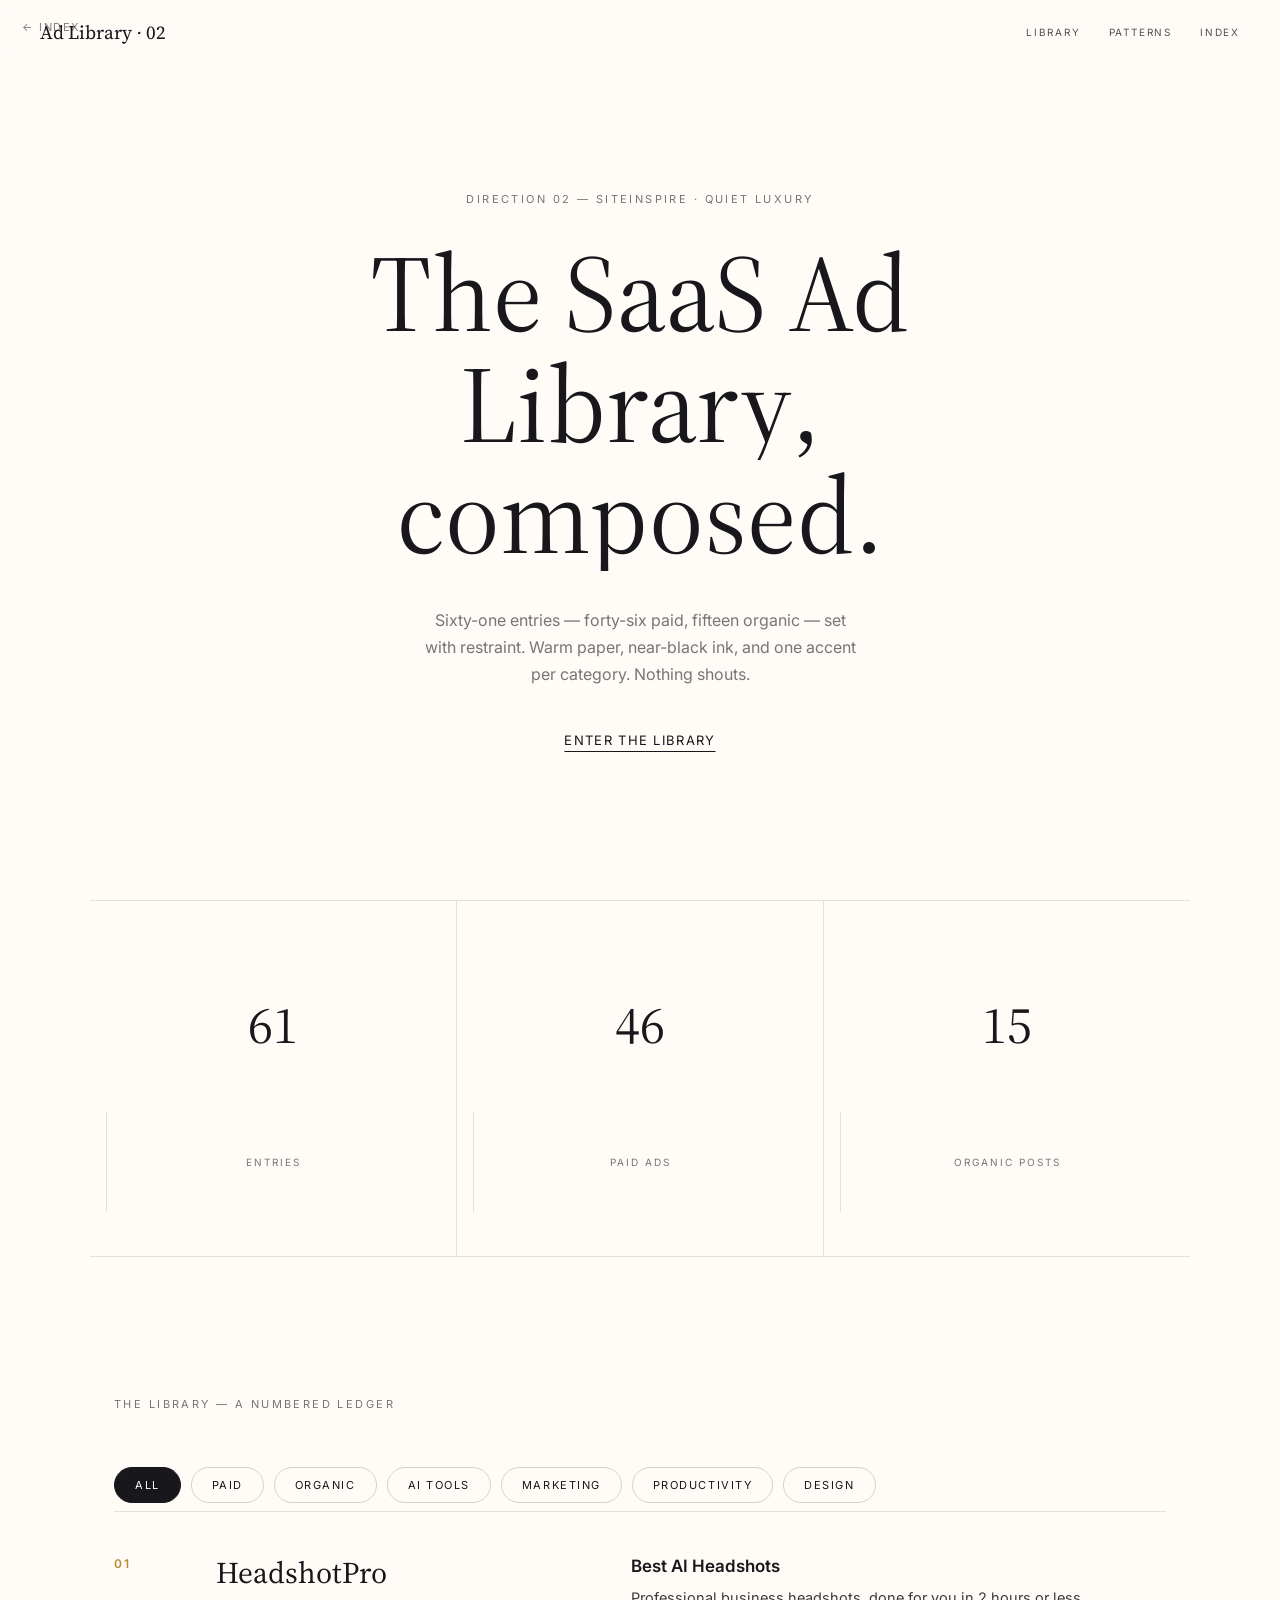
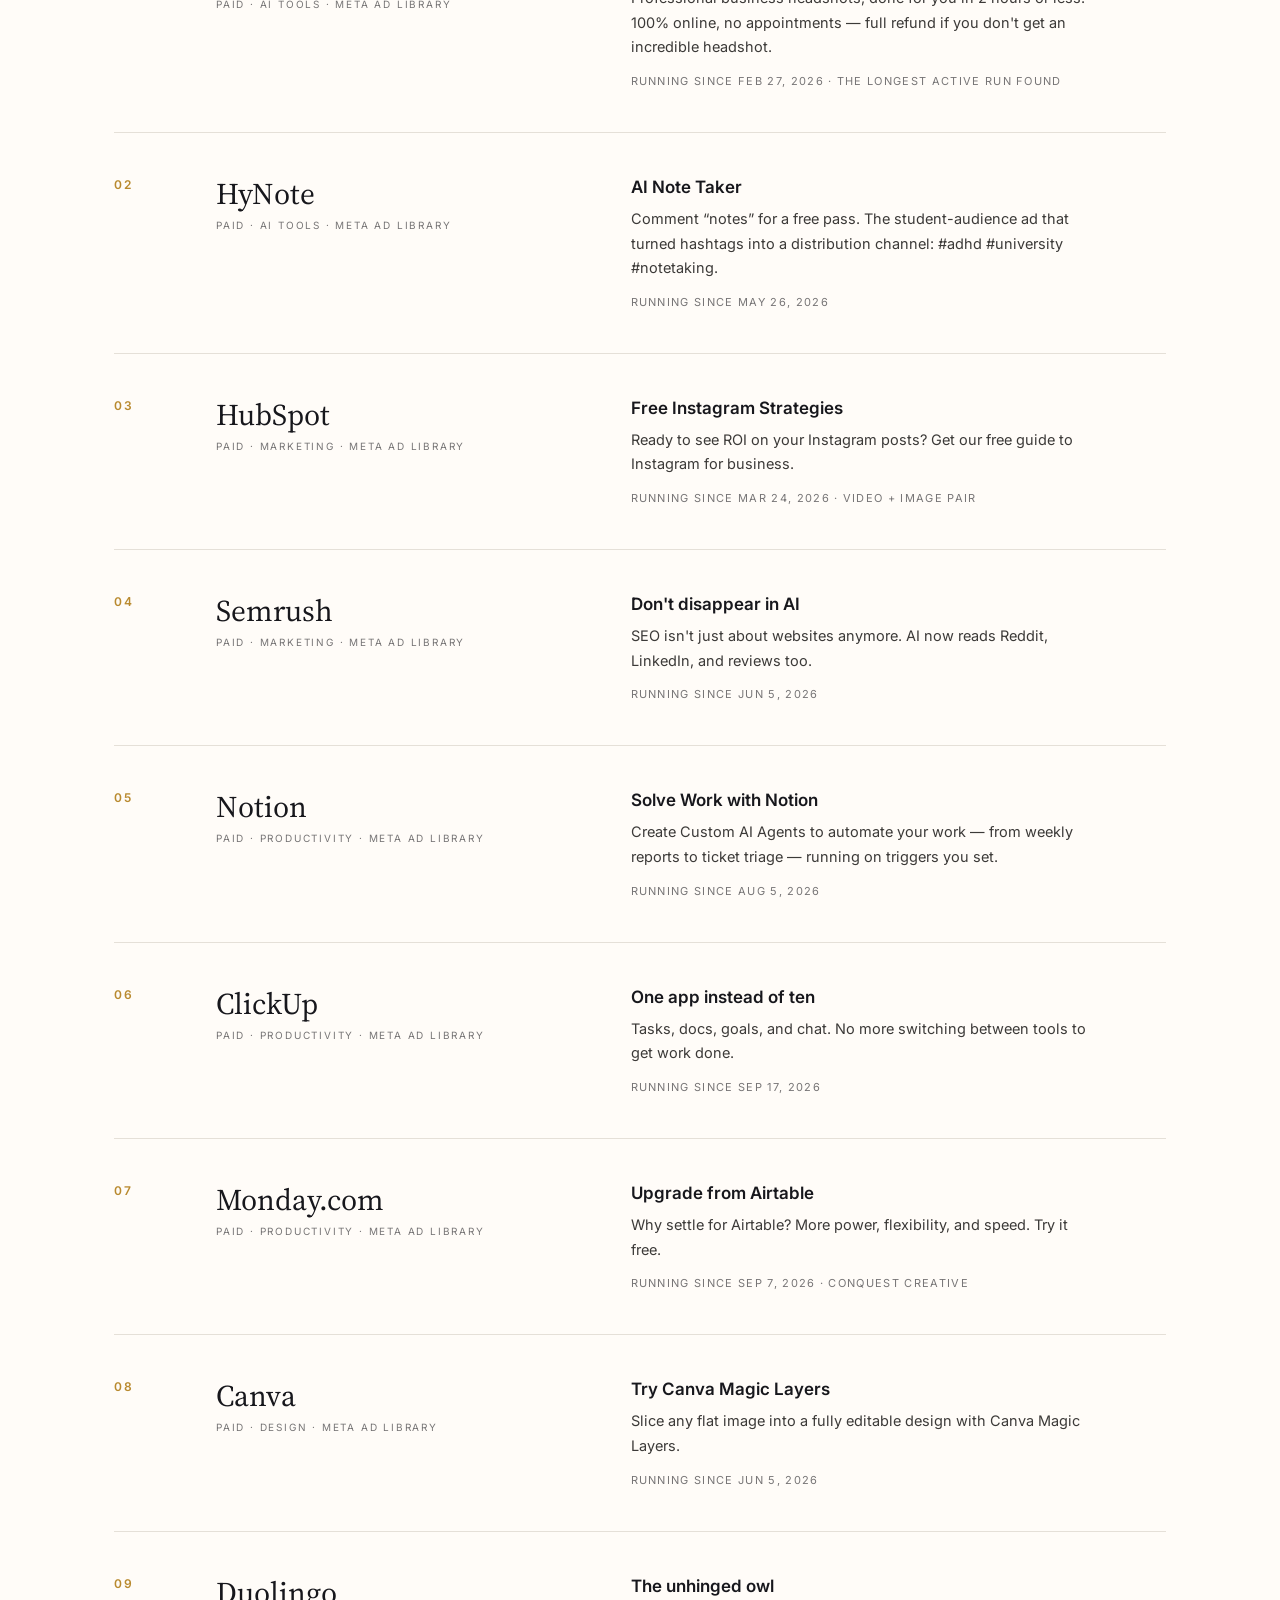
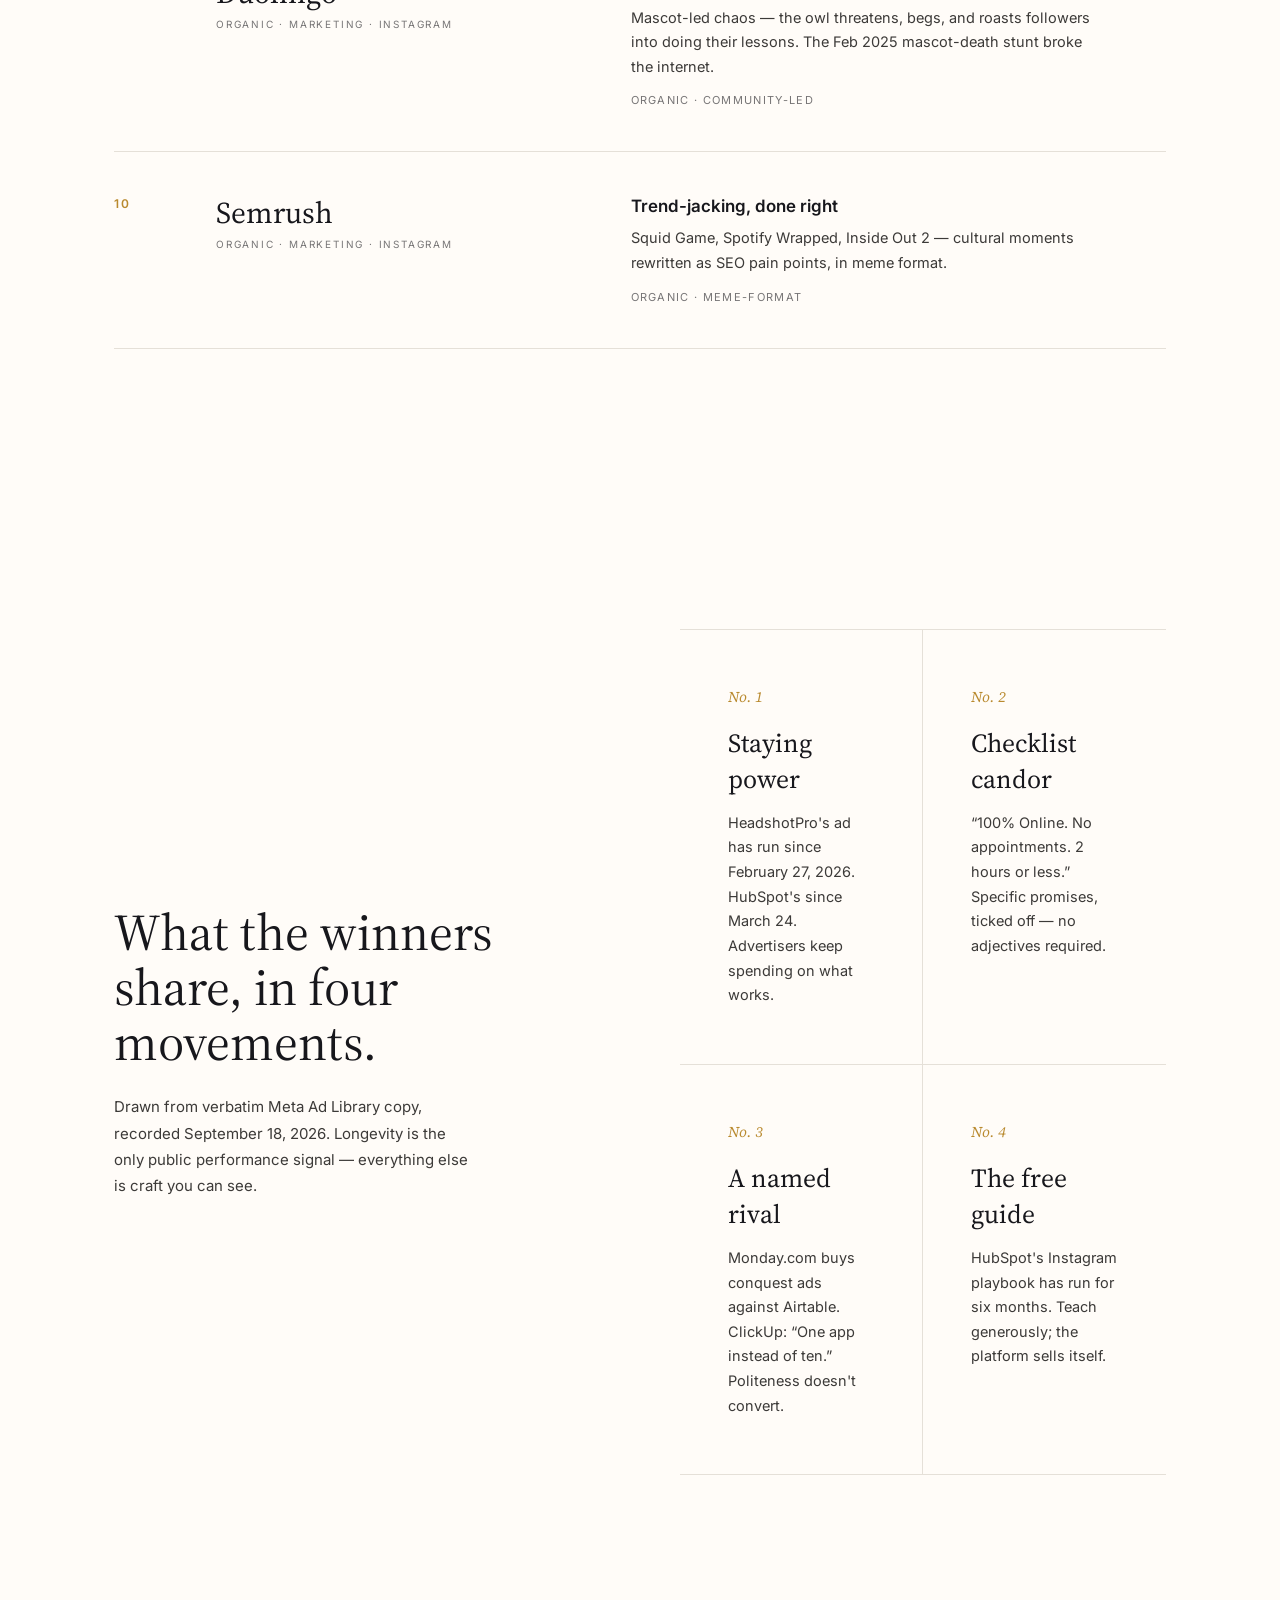
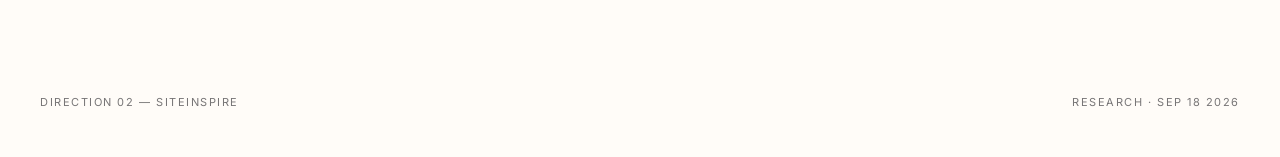
<file: designs/siteinspire.html>
<!DOCTYPE html>
<html lang="en">
<head>
<meta charset="UTF-8">
<meta name="viewport" content="width=device-width, initial-scale=1.0">
<title>02 — SiteInspire · The SaaS Ad Library</title>
<link rel="preconnect" href="https://fonts.googleapis.com">
<link href="https://fonts.googleapis.com/css2?family=Source+Serif+4:ital,opsz,wght@0,8..60,400;0,8..60,600;1,8..60,400&family=Inter:wght@300;400;500;600&display=swap" rel="stylesheet">
<style>
*{margin:0;padding:0;box-sizing:border-box}
:root{--paper:#FFFCF8;--ink:#17171C;--grey:#777576;--sage:#ECF0EB;--accent:#B98A2F;--ease:cubic-bezier(.19,1,.22,1)}
body{background:var(--paper);color:var(--ink);font-family:Inter,sans-serif;font-weight:400;-webkit-font-smoothing:antialiased}
a.back{position:fixed;top:20px;left:22px;z-index:60;font-size:11px;letter-spacing:.14em;text-transform:uppercase;color:var(--ink);text-decoration:none;opacity:.55}
header.glass{position:fixed;top:0;left:0;right:0;z-index:50;display:flex;justify-content:space-between;align-items:center;padding:0 40px;height:64px;background:rgba(255,252,248,.55);backdrop-filter:blur(20px);-webkit-backdrop-filter:blur(20px)}
header.glass .brand{font-family:"Source Serif 4",serif;font-size:19px}
header.glass nav{display:flex;gap:28px}
header.glass nav a{font-size:10px;letter-spacing:.18em;text-transform:uppercase;color:var(--ink);text-decoration:none;position:relative;opacity:.75}
header.glass nav a::after{content:"";position:absolute;left:0;bottom:-4px;width:6px;height:6px;border-radius:50%;background:var(--accent);opacity:0;transition:opacity .3s}
header.glass nav a:hover::after{opacity:1}
.hero{min-height:100svh;display:flex;flex-direction:column;justify-content:center;align-items:center;text-align:center;padding:120px 24px 80px}
.hero .kick{font-size:11px;letter-spacing:.22em;text-transform:uppercase;color:var(--grey);margin-bottom:32px}
.hero h1{font-family:"Source Serif 4",serif;font-weight:400;font-size:clamp(3rem,8.5vw,7.5rem);line-height:1.02;max-width:14ch}
.hero h1 em{font-style:italic}
.hero h1 .w{display:inline-block;overflow:hidden;vertical-align:bottom}
.hero h1 .w>span{display:inline-block;transform:translateY(110%);animation:rise 1s var(--ease) forwards}
@keyframes rise{to{transform:none}}
.hero .lede{margin-top:36px;font-size:16px;color:var(--grey);max-width:44ch;line-height:1.7}
.hero .cta{margin-top:44px;font-size:13px;letter-spacing:.1em;text-transform:uppercase;color:var(--ink);text-decoration:underline;text-underline-offset:6px}
.nums{display:flex;gap:0;justify-content:center;border-top:1px solid #e5e0d8;border-bottom:1px solid #e5e0d8;max-width:1100px;margin:0 auto}
.nums div{flex:1;text-align:center;padding:44px 16px}
.nums div+div{border-left:1px solid #e5e0d8}
.nums .n{font-family:"Source Serif 4",serif;font-size:52px}
.nums .l{font-size:10px;letter-spacing:.2em;text-transform:uppercase;color:var(--grey);margin-top:8px}
main{max-width:1100px;margin:0 auto;padding:140px 24px}
.sec-kick{font-size:11px;letter-spacing:.22em;text-transform:uppercase;color:var(--grey);margin-bottom:56px}
.row{display:grid;grid-template-columns:70px 1fr 1.4fr;gap:32px;padding:44px 0;border-top:1px solid #e5e0d8;align-items:start}
.row:last-child{border-bottom:1px solid #e5e0d8}
.row .idx{font-size:12px;letter-spacing:.14em;color:var(--accent);font-weight:600;transition:color .5s}
.row .brand{font-family:"Source Serif 4",serif;font-size:30px;line-height:1.1}
.row .brand small{display:block;font-family:Inter;font-size:10px;letter-spacing:.18em;text-transform:uppercase;color:var(--grey);margin-top:10px}
.row .body h3{font-size:17px;font-weight:600;margin-bottom:10px}
.row .body p{font-size:14.5px;line-height:1.7;color:#3c3a38;max-width:52ch}
.row .body .run{margin-top:14px;font-size:11px;letter-spacing:.12em;text-transform:uppercase;color:var(--grey)}
.filters{display:flex;gap:10px;flex-wrap:wrap;margin-bottom:8px}
.filters button{font-family:inherit;font-size:11px;letter-spacing:.14em;text-transform:uppercase;background:none;border:1px solid #d8d2c6;border-radius:100px;padding:10px 20px;cursor:pointer;color:var(--ink);transition:all .3s}
.filters button.on{background:var(--ink);color:var(--paper);border-color:var(--ink)}
.split{display:grid;grid-template-columns:1fr 1fr;gap:80px;padding:140px 24px;max-width:1100px;margin:0 auto;align-items:center}
.split h2{font-family:"Source Serif 4",serif;font-size:clamp(2rem,4vw,3.2rem);font-weight:400;line-height:1.08;margin-bottom:24px}
.split p{font-size:15px;line-height:1.75;color:#3c3a38;max-width:40ch}
.pat-grid{display:grid;grid-template-columns:1fr 1fr;gap:0;border-top:1px solid #e5e0d8}
.pat{padding:56px 48px;border-bottom:1px solid #e5e0d8}
.pat:nth-child(odd){border-right:1px solid #e5e0d8}
.pat .n{font-family:"Source Serif 4",serif;font-style:italic;font-size:15px;color:var(--accent);margin-bottom:18px}
.pat h3{font-family:"Source Serif 4",serif;font-size:26px;font-weight:400;margin-bottom:14px}
.pat p{font-size:14.5px;line-height:1.7;color:#3c3a38}
footer{padding:80px 40px 48px;display:flex;justify-content:space-between;font-size:11px;letter-spacing:.14em;text-transform:uppercase;color:var(--grey)}
.rv{opacity:0;transform:translateY(24px);transition:opacity 1s var(--ease),transform 1s var(--ease)}
.rv.in{opacity:1;transform:none}
@media(max-width:800px){.row{grid-template-columns:1fr;gap:12px}.split,.pat-grid{grid-template-columns:1fr}.pat:nth-child(odd){border-right:none}}
</style>
</head>
<body>
<a class="back" href="index.html">← Index</a>
<header class="glass"><div class="brand">Ad Library <em style="font-style:italic">·</em> 02</div><nav><a href="#library">Library</a><a href="#patterns">Patterns</a><a href="index.html">Index</a></nav></header>

<section class="hero">
  <div class="kick">Direction 02 — SiteInspire · Quiet Luxury</div>
  <h1 id="heroh1">The SaaS <em>Ad Library</em>, composed.</h1>
  <p class="lede">Sixty-one entries — forty-six paid, fifteen organic — set with restraint. Warm paper, near-black ink, and one accent per category. Nothing shouts.</p>
  <a class="cta" href="#library">Enter the library</a>
</section>

<div class="nums rv">
  <div><div class="n">61</div><div class="l">Entries</div></div>
  <div><div class="n">46</div><div class="l">Paid ads</div></div>
  <div><div class="n">15</div><div class="l">Organic posts</div></div>
</div>

<main id="library">
  <div class="sec-kick rv">The Library — a numbered ledger</div>
  <div class="filters rv" id="filters">
    <button class="on" data-f="all">All</button><button data-f="paid">Paid</button><button data-f="organic">Organic</button>
    <button data-f="AI tools">AI tools</button><button data-f="marketing">Marketing</button><button data-f="productivity">Productivity</button><button data-f="design">Design</button>
  </div>
  <div id="rows"></div>
</main>

<section class="split" id="patterns">
  <div class="rv"><h2>What the winners share, in four movements.</h2><p>Drawn from verbatim Meta Ad Library copy, recorded September 18, 2026. Longevity is the only public performance signal — everything else is craft you can see.</p></div>
  <div class="pat-grid rv">
    <div class="pat"><div class="n">No. 1</div><h3>Staying power</h3><p>HeadshotPro's ad has run since February 27, 2026. HubSpot's since March 24. Advertisers keep spending on what works.</p></div>
    <div class="pat"><div class="n">No. 2</div><h3>Checklist candor</h3><p>“100% Online. No appointments. 2 hours or less.” Specific promises, ticked off — no adjectives required.</p></div>
    <div class="pat"><div class="n">No. 3</div><h3>A named rival</h3><p>Monday.com buys conquest ads against Airtable. ClickUp: “One app instead of ten.” Politeness doesn't convert.</p></div>
    <div class="pat"><div class="n">No. 4</div><h3>The free guide</h3><p>HubSpot's Instagram playbook has run for six months. Teach generously; the platform sells itself.</p></div>
  </div>
</section>

<footer><span>Direction 02 — SiteInspire</span><span>Research · Sep 18 2026</span></footer>

<script>
const ACCENTS={"AI tools":"#2E6B4F","marketing":"#B98A2F","productivity":"#3B5BDB","design":"#C2452D"};
const ADS=[
{b:"HeadshotPro",t:"paid",c:"AI tools",h:"Best AI Headshots",x:"Professional business headshots, done for you in 2 hours or less. 100% online, no appointments — full refund if you don't get an incredible headshot.",r:"Running since Feb 27, 2026 · the longest active run found"},
{b:"HyNote",t:"paid",c:"AI tools",h:"AI Note Taker",x:"Comment “notes” for a free pass. The student-audience ad that turned hashtags into a distribution channel: #adhd #university #notetaking.",r:"Running since May 26, 2026"},
{b:"HubSpot",t:"paid",c:"marketing",h:"Free Instagram Strategies",x:"Ready to see ROI on your Instagram posts? Get our free guide to Instagram for business.",r:"Running since Mar 24, 2026 · video + image pair"},
{b:"Semrush",t:"paid",c:"marketing",h:"Don't disappear in AI",x:"SEO isn't just about websites anymore. AI now reads Reddit, LinkedIn, and reviews too.",r:"Running since Jun 5, 2026"},
{b:"Notion",t:"paid",c:"productivity",h:"Solve Work with Notion",x:"Create Custom AI Agents to automate your work — from weekly reports to ticket triage — running on triggers you set.",r:"Running since Aug 5, 2026"},
{b:"ClickUp",t:"paid",c:"productivity",h:"One app instead of ten",x:"Tasks, docs, goals, and chat. No more switching between tools to get work done.",r:"Running since Sep 17, 2026"},
{b:"Monday.com",t:"paid",c:"productivity",h:"Upgrade from Airtable",x:"Why settle for Airtable? More power, flexibility, and speed. Try it free.",r:"Running since Sep 7, 2026 · conquest creative"},
{b:"Canva",t:"paid",c:"design",h:"Try Canva Magic Layers",x:"Slice any flat image into a fully editable design with Canva Magic Layers.",r:"Running since Jun 5, 2026"},
{b:"Duolingo",t:"organic",c:"marketing",h:"The unhinged owl",x:"Mascot-led chaos — the owl threatens, begs, and roasts followers into doing their lessons. The Feb 2025 mascot-death stunt broke the internet.",r:"Organic · community-led"},
{b:"Semrush",t:"organic",c:"marketing",h:"Trend-jacking, done right",x:"Squid Game, Spotify Wrapped, Inside Out 2 — cultural moments rewritten as SEO pain points, in meme format.",r:"Organic · meme-format"}
];
const box=document.getElementById('rows');
ADS.forEach((a,i)=>{
  const d=document.createElement('div');
  d.className='row rv';d.dataset.t=a.t;d.dataset.c=a.c;d.dataset.accent=ACCENTS[a.c]||'#B98A2F';
  d.innerHTML=`<div class="idx">${String(i+1).padStart(2,'0')}</div><div class="brand">${a.b}<small>${a.t} · ${a.c} · ${a.t==='paid'?'Meta Ad Library':'Instagram'}</small></div><div class="body"><h3>${a.h}</h3><p>${a.x}</p><div class="run">${a.r}</div></div>`;
  box.appendChild(d);
});
// per-letter hero reveal
const h1=document.getElementById('heroh1');
(function(){
  const html=h1.innerHTML;h1.innerHTML='';
  let d=0;
  html.split(/(<em>|<\/em>)/).forEach(part=>{
    if(part==='<em>'||part==='</em>'){const e=document.createElement('em');e.className='w';h1.appendChild(e);return;}
    part.split(' ').forEach((w,wi,arr)=>{
      if(!w)return;
      const wrap=document.createElement('span');wrap.className='w';
      const inner=document.createElement('span');inner.style.animationDelay=(d*45)+'ms';inner.textContent=w;
      wrap.appendChild(inner);h1.appendChild(wrap);d++;
      if(wi<arr.length-1)h1.appendChild(document.createTextNode(' '));
    });
  });
})();
// per-section accent theming
const io2=new IntersectionObserver(es=>es.forEach(e=>{
  if(e.isIntersecting)document.documentElement.style.setProperty('--accent',e.target.dataset.accent);
}),{threshold:.4});
document.querySelectorAll('.row').forEach(r=>io2.observe(r));
document.getElementById('filters').addEventListener('click',e=>{
  if(e.target.tagName!=='BUTTON')return;
  document.querySelectorAll('#filters button').forEach(b=>b.classList.remove('on'));
  e.target.classList.add('on');const f=e.target.dataset.f;
  document.querySelectorAll('.row').forEach(c=>{c.style.display=(f==='all'||c.dataset.t===f||c.dataset.c===f)?'grid':'none'});
});
const io=new IntersectionObserver(es=>es.forEach(e=>{if(e.isIntersecting){e.target.classList.add('in');io.unobserve(e.target)}}),{threshold:.1});
document.querySelectorAll('.rv').forEach(el=>io.observe(el));
</script>
</body>
</html>
</file>
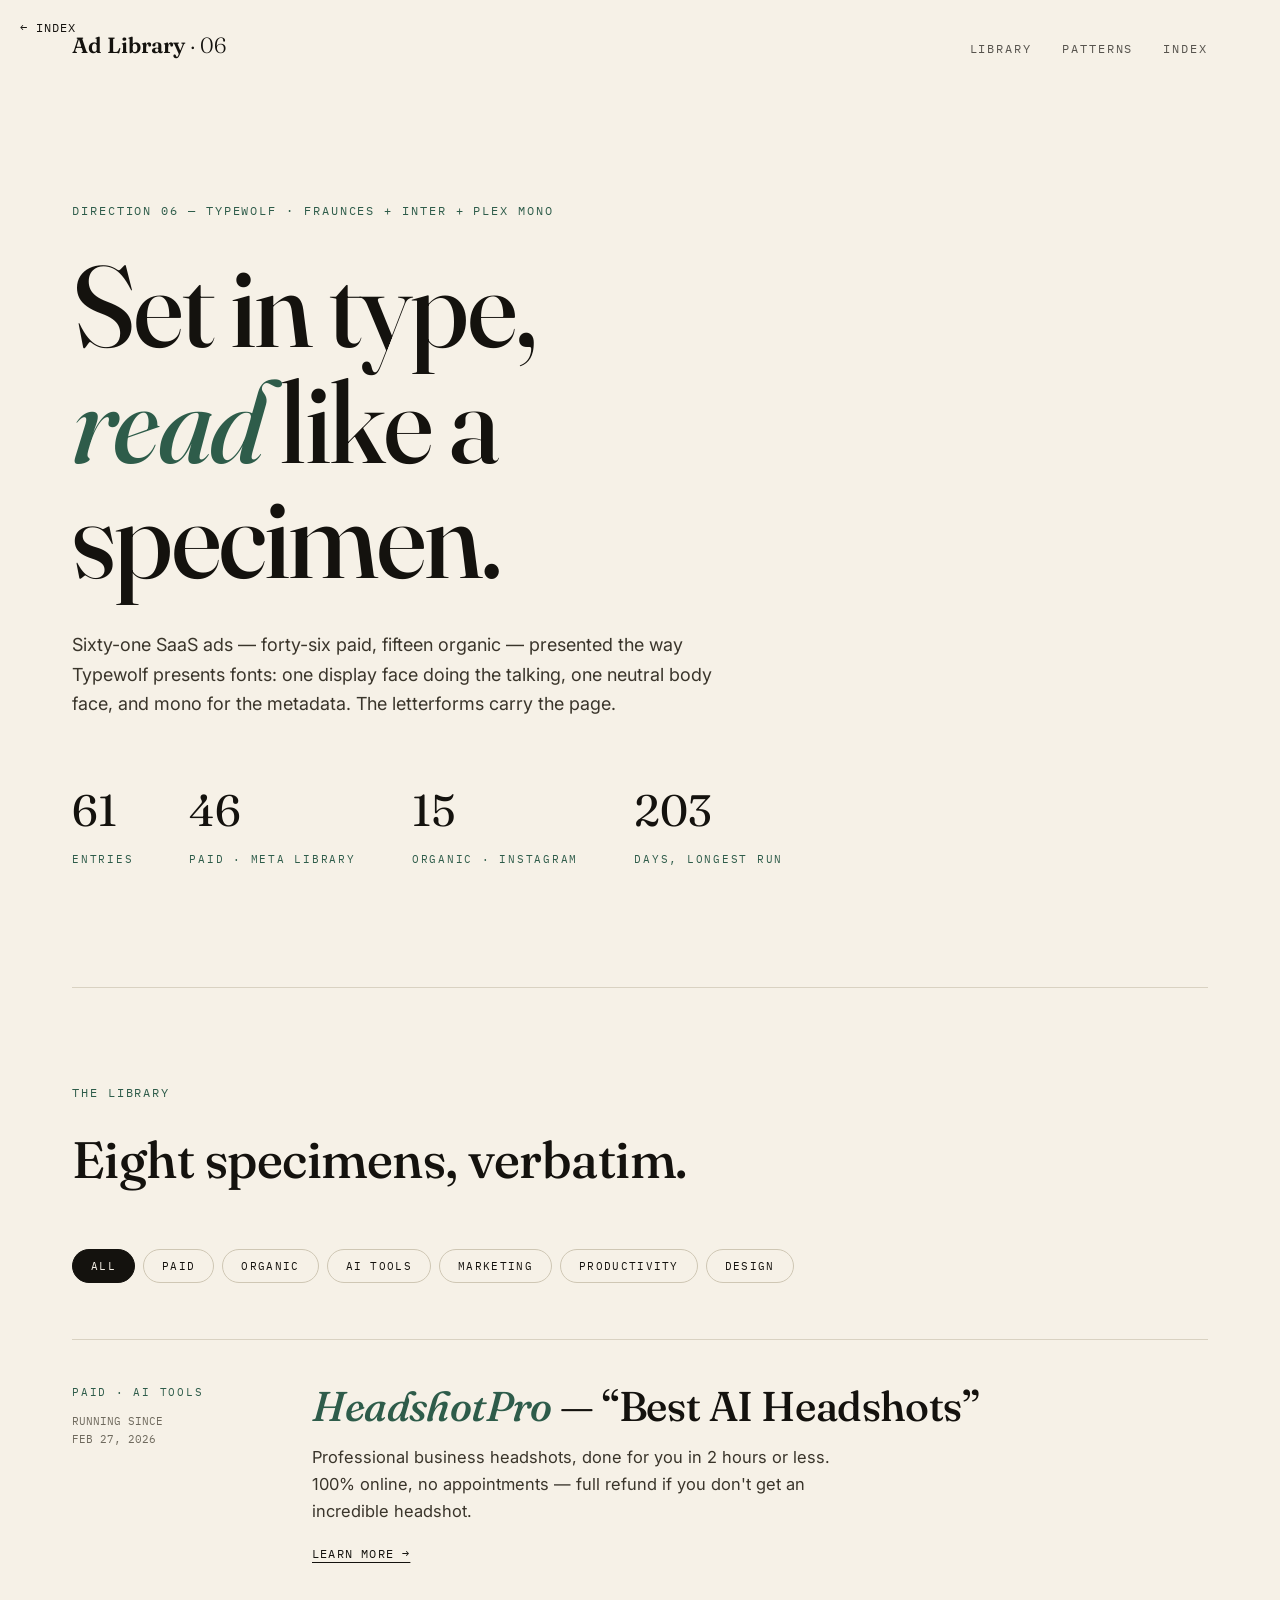
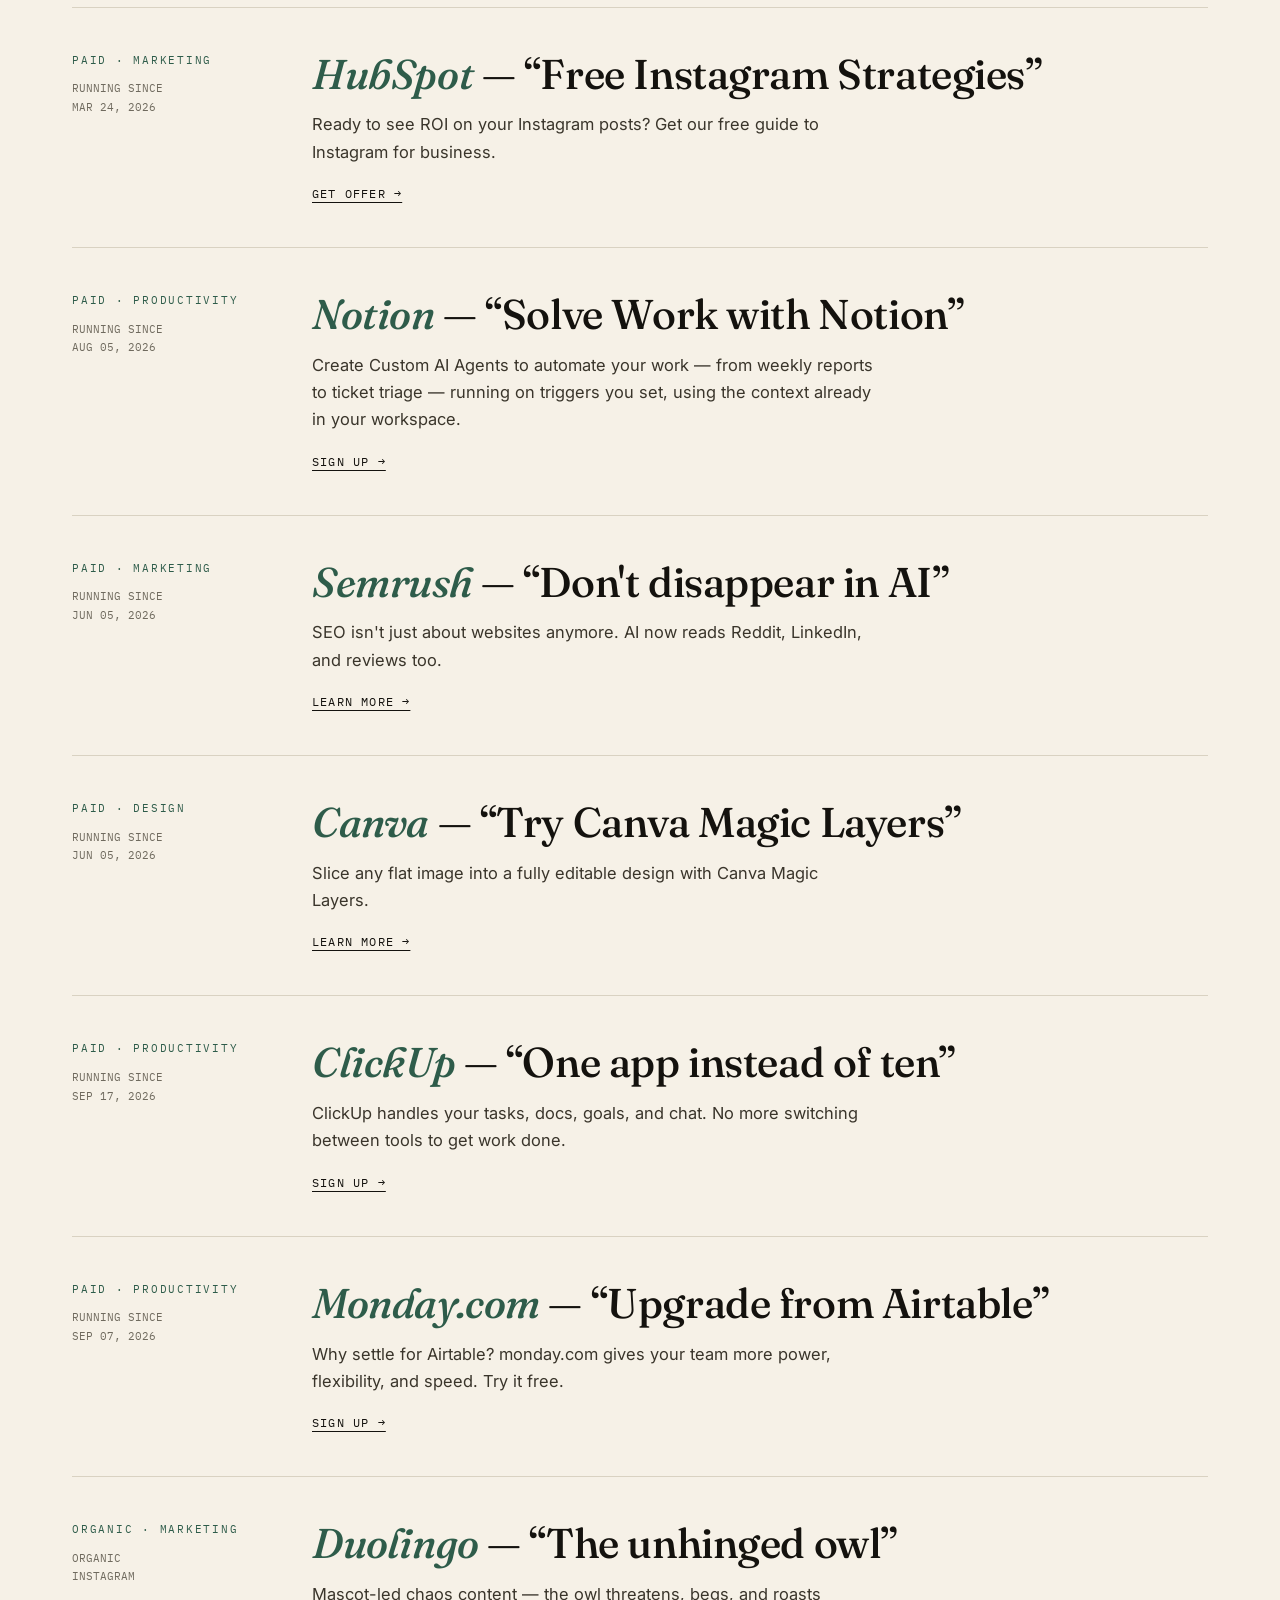
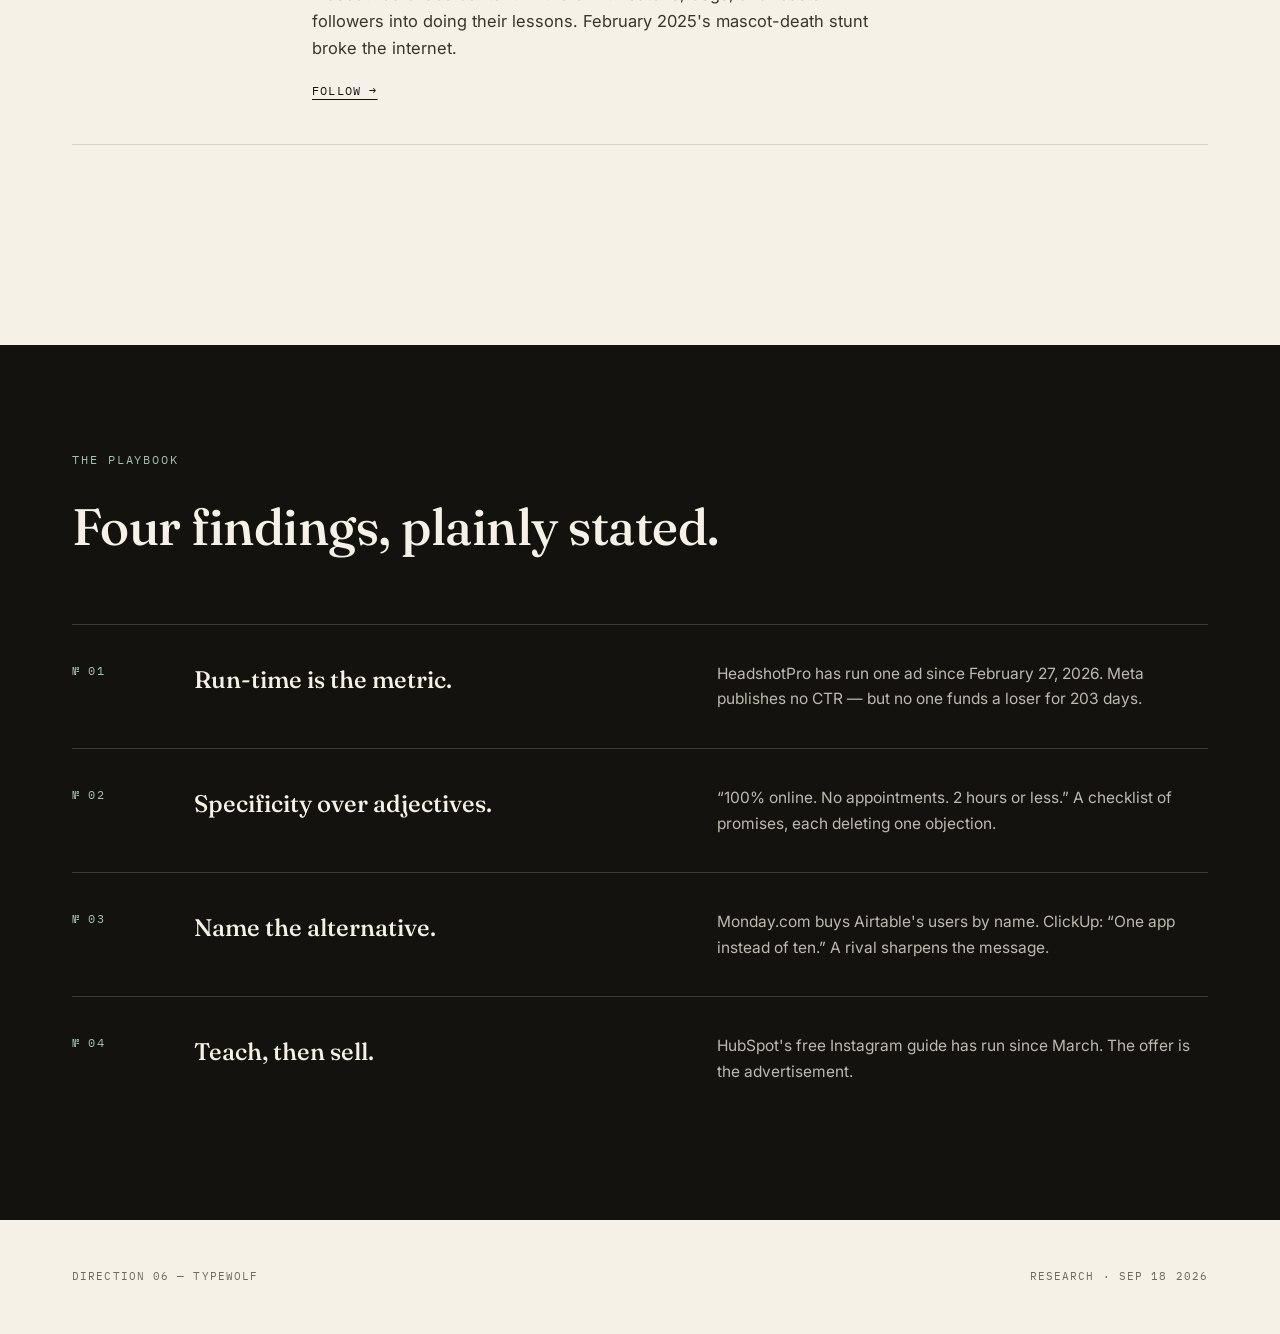
<file: designs/typewolf.html>
<!DOCTYPE html>
<html lang="en">
<head>
<meta charset="UTF-8">
<meta name="viewport" content="width=device-width, initial-scale=1.0">
<title>06 — Typewolf · The SaaS Ad Library</title>
<link rel="preconnect" href="https://fonts.googleapis.com">
<link href="https://fonts.googleapis.com/css2?family=Fraunces:ital,opsz,wght@0,9..144,300..700;1,9..144,300..700&family=Inter:wght@400;500;600&family=IBM+Plex+Mono:wght@400;500&display=swap" rel="stylesheet">
<style>
*{margin:0;padding:0;box-sizing:border-box}
:root{--paper:#F6F1E7;--ink:#14120E;--green:#2E5C4A;--grey:#6f6a5e;--ease:cubic-bezier(.22,1,.36,1)}
body{background:var(--paper);color:var(--ink);font-family:Inter,system-ui,sans-serif;font-size:17px;line-height:1.6;-webkit-font-smoothing:antialiased}
.kicker{font-family:"IBM Plex Mono",monospace;font-size:12px;letter-spacing:.16em;text-transform:uppercase;color:var(--green)}
a.back{position:fixed;top:18px;left:20px;z-index:60;font-size:12px;color:var(--ink);text-decoration:none;font-family:"IBM Plex Mono",monospace;letter-spacing:.08em}
nav{max-width:1200px;margin:0 auto;padding:28px 32px;display:flex;justify-content:space-between;align-items:baseline}
nav .word{font-family:Fraunces,serif;font-size:22px;font-weight:600}
nav .items{display:flex;gap:30px}
nav .items a{font-family:"IBM Plex Mono",monospace;font-size:12px;letter-spacing:.16em;text-transform:uppercase;color:var(--ink);text-decoration:none;opacity:.7;transition:opacity .25s}
nav .items a:hover{opacity:1}
.hero{max-width:1200px;margin:0 auto;padding:110px 32px 90px}
.hero .kicker{margin-bottom:28px;display:block}
.hero h1{font-family:Fraunces,serif;font-weight:480;font-size:clamp(3.2rem,9vw,8.2rem);line-height:1.0;letter-spacing:-.015em;max-width:12ch}
.hero h1 em{font-style:italic;color:var(--green)}
.hero .lede{margin-top:36px;max-width:36em;font-size:18px;line-height:1.65;color:#3a352b}
.stats{display:flex;gap:56px;margin-top:56px;flex-wrap:wrap}
.stats div .n{font-family:Fraunces,serif;font-size:44px}
.stats div .kicker{font-size:11px;margin-top:6px;display:block}
.rule{max-width:1200px;margin:0 auto;padding:0 32px}
.rule hr{border:none;border-top:1px solid #d9d2c2}
main{max-width:1200px;margin:0 auto;padding:90px 32px}
.sec-head{margin-bottom:48px}
.sec-head h2{font-family:Fraunces,serif;font-size:clamp(2rem,4vw,3.2rem);font-weight:500;letter-spacing:-.01em;margin-top:14px}
.filters{display:flex;gap:8px;flex-wrap:wrap;margin-bottom:56px}
.filters button{font-family:"IBM Plex Mono",monospace;font-size:11px;letter-spacing:.12em;text-transform:uppercase;background:none;border:1px solid #cfc7b4;border-radius:100px;padding:9px 18px;cursor:pointer;color:var(--ink);transition:all .25s}
.filters button.on{background:var(--ink);color:var(--paper);border-color:var(--ink)}
.specimen{border-top:1px solid #d9d2c2;padding:44px 0;display:grid;grid-template-columns:200px 1fr;gap:40px}
.specimen:last-child{border-bottom:1px solid #d9d2c2}
.specimen .meta .kicker{font-size:11px;display:block;margin-bottom:10px}
.specimen .meta .run{font-family:"IBM Plex Mono",monospace;font-size:11px;color:var(--grey);line-height:1.7}
.specimen h3{font-family:Fraunces,serif;font-size:clamp(1.7rem,3.4vw,2.6rem);font-weight:500;line-height:1.1;letter-spacing:-.01em;margin-bottom:14px}
.specimen h3 .brand{font-style:italic;color:var(--green)}
.specimen p{max-width:34em;font-size:16.5px;line-height:1.65;color:#3a352b}
.specimen .cta-row{margin-top:18px;display:flex;gap:20px;align-items:center}
.specimen .cta{font-family:"IBM Plex Mono",monospace;font-size:12px;letter-spacing:.1em;text-transform:uppercase;color:var(--ink);text-decoration:underline;text-underline-offset:4px}
.patterns{background:var(--ink);color:var(--paper);margin-top:110px}
.patterns .inner{max-width:1200px;margin:0 auto;padding:100px 32px}
.patterns .kicker{color:#9fc3ae}
.patterns h2{font-family:Fraunces,serif;font-size:clamp(2rem,4vw,3.2rem);font-weight:500;margin:14px 0 56px;letter-spacing:-.01em}
.pat{display:grid;grid-template-columns:90px 1fr 1fr;gap:32px;padding:36px 0;border-top:1px solid rgba(246,241,231,.18)}
.pat .n{font-family:"IBM Plex Mono",monospace;font-size:12px;color:#9fc3ae;letter-spacing:.1em}
.pat h3{font-family:Fraunces,serif;font-size:24px;font-weight:500;margin-bottom:10px}
.pat p{font-size:15.5px;line-height:1.65;color:rgba(246,241,231,.75);max-width:34em}
footer{max-width:1200px;margin:0 auto;padding:48px 32px;display:flex;justify-content:space-between;font-family:"IBM Plex Mono",monospace;font-size:11px;letter-spacing:.1em;color:var(--grey)}
.rv{opacity:0;transform:translateY(26px);transition:opacity .8s var(--ease),transform .8s var(--ease)}
.rv.in{opacity:1;transform:none}
@media(max-width:760px){.specimen{grid-template-columns:1fr;gap:16px}.pat{grid-template-columns:1fr;gap:10px}}
</style>
</head>
<body>
<a class="back" href="index.html">← INDEX</a>
<nav><div class="word">Ad Library <span style="font-weight:300">· 06</span></div><div class="items"><a href="#library">Library</a><a href="#patterns">Patterns</a><a href="index.html">Index</a></div></nav>

<header class="hero">
  <span class="kicker">Direction 06 — Typewolf · Fraunces + Inter + Plex Mono</span>
  <h1>Set in type,<br><em>read</em> like a specimen.</h1>
  <p class="lede">Sixty-one SaaS ads — forty-six paid, fifteen organic — presented the way Typewolf presents fonts: one display face doing the talking, one neutral body face, and mono for the metadata. The letterforms carry the page.</p>
  <div class="stats">
    <div><div class="n">61</div><span class="kicker">Entries</span></div>
    <div><div class="n">46</div><span class="kicker">Paid · Meta Library</span></div>
    <div><div class="n">15</div><span class="kicker">Organic · Instagram</span></div>
    <div><div class="n">203</div><span class="kicker">Days, longest run</span></div>
  </div>
</header>

<div class="rule"><hr></div>

<main id="library">
  <div class="sec-head rv"><span class="kicker">The Library</span><h2>Eight specimens, verbatim.</h2></div>
  <div class="filters rv" id="filters">
    <button class="on" data-f="all">All</button><button data-f="paid">Paid</button><button data-f="organic">Organic</button>
    <button data-f="AI tools">AI tools</button><button data-f="marketing">Marketing</button><button data-f="productivity">Productivity</button><button data-f="design">Design</button>
  </div>
  <div id="specimens"></div>
</main>

<section class="patterns" id="patterns"><div class="inner">
  <span class="kicker">The Playbook</span>
  <h2>Four findings, plainly stated.</h2>
  <div class="pat rv"><span class="n">№ 01</span><h3>Run-time is the metric.</h3><p>HeadshotPro has run one ad since February 27, 2026. Meta publishes no CTR — but no one funds a loser for 203 days.</p></div>
  <div class="pat rv"><span class="n">№ 02</span><h3>Specificity over adjectives.</h3><p>“100% online. No appointments. 2 hours or less.” A checklist of promises, each deleting one objection.</p></div>
  <div class="pat rv"><span class="n">№ 03</span><h3>Name the alternative.</h3><p>Monday.com buys Airtable's users by name. ClickUp: “One app instead of ten.” A rival sharpens the message.</p></div>
  <div class="pat rv"><span class="n">№ 04</span><h3>Teach, then sell.</h3><p>HubSpot's free Instagram guide has run since March. The offer is the advertisement.</p></div>
</div></section>

<footer><span>DIRECTION 06 — TYPEWOLF</span><span>RESEARCH · SEP 18 2026</span></footer>

<script>
const ADS=[
{b:"HeadshotPro",t:"paid",c:"AI tools",h:"Best AI Headshots",x:"Professional business headshots, done for you in 2 hours or less. 100% online, no appointments — full refund if you don't get an incredible headshot.",cta:"Learn more",r:"RUNNING SINCE<br>FEB 27, 2026"},
{b:"HubSpot",t:"paid",c:"marketing",h:"Free Instagram Strategies",x:"Ready to see ROI on your Instagram posts? Get our free guide to Instagram for business.",cta:"Get offer",r:"RUNNING SINCE<br>MAR 24, 2026"},
{b:"Notion",t:"paid",c:"productivity",h:"Solve Work with Notion",x:"Create Custom AI Agents to automate your work — from weekly reports to ticket triage — running on triggers you set, using the context already in your workspace.",cta:"Sign up",r:"RUNNING SINCE<br>AUG 05, 2026"},
{b:"Semrush",t:"paid",c:"marketing",h:"Don't disappear in AI",x:"SEO isn't just about websites anymore. AI now reads Reddit, LinkedIn, and reviews too.",cta:"Learn more",r:"RUNNING SINCE<br>JUN 05, 2026"},
{b:"Canva",t:"paid",c:"design",h:"Try Canva Magic Layers",x:"Slice any flat image into a fully editable design with Canva Magic Layers.",cta:"Learn more",r:"RUNNING SINCE<br>JUN 05, 2026"},
{b:"ClickUp",t:"paid",c:"productivity",h:"One app instead of ten",x:"ClickUp handles your tasks, docs, goals, and chat. No more switching between tools to get work done.",cta:"Sign up",r:"RUNNING SINCE<br>SEP 17, 2026"},
{b:"Monday.com",t:"paid",c:"productivity",h:"Upgrade from Airtable",x:"Why settle for Airtable? monday.com gives your team more power, flexibility, and speed. Try it free.",cta:"Sign up",r:"RUNNING SINCE<br>SEP 07, 2026"},
{b:"Duolingo",t:"organic",c:"marketing",h:"The unhinged owl",x:"Mascot-led chaos content — the owl threatens, begs, and roasts followers into doing their lessons. February 2025's mascot-death stunt broke the internet.",cta:"Follow",r:"ORGANIC<br>INSTAGRAM"}
];
const box=document.getElementById('specimens');
ADS.forEach(a=>{
  const d=document.createElement('div');d.className='specimen rv';d.dataset.t=a.t;d.dataset.c=a.c;
  d.innerHTML=`<div class="meta"><span class="kicker">${a.t} · ${a.c}</span><div class="run">${a.r}</div></div><div><h3><span class="brand">${a.b}</span> — “${a.h}”</h3><p>${a.x}</p><div class="cta-row"><span class="cta">${a.cta} →</span></div></div>`;
  box.appendChild(d);
});
document.getElementById('filters').addEventListener('click',e=>{
  if(e.target.tagName!=='BUTTON')return;
  document.querySelectorAll('#filters button').forEach(b=>b.classList.remove('on'));
  e.target.classList.add('on');const f=e.target.dataset.f;
  document.querySelectorAll('.specimen').forEach(c=>{c.style.display=(f==='all'||c.dataset.t===f||c.dataset.c===f)?'grid':'none'});
});
const io=new IntersectionObserver(es=>es.forEach(e=>{if(e.isIntersecting){e.target.classList.add('in');io.unobserve(e.target)}}),{threshold:.08});
document.querySelectorAll('.rv').forEach(el=>io.observe(el));
</script>
</body>
</html>
</file>
